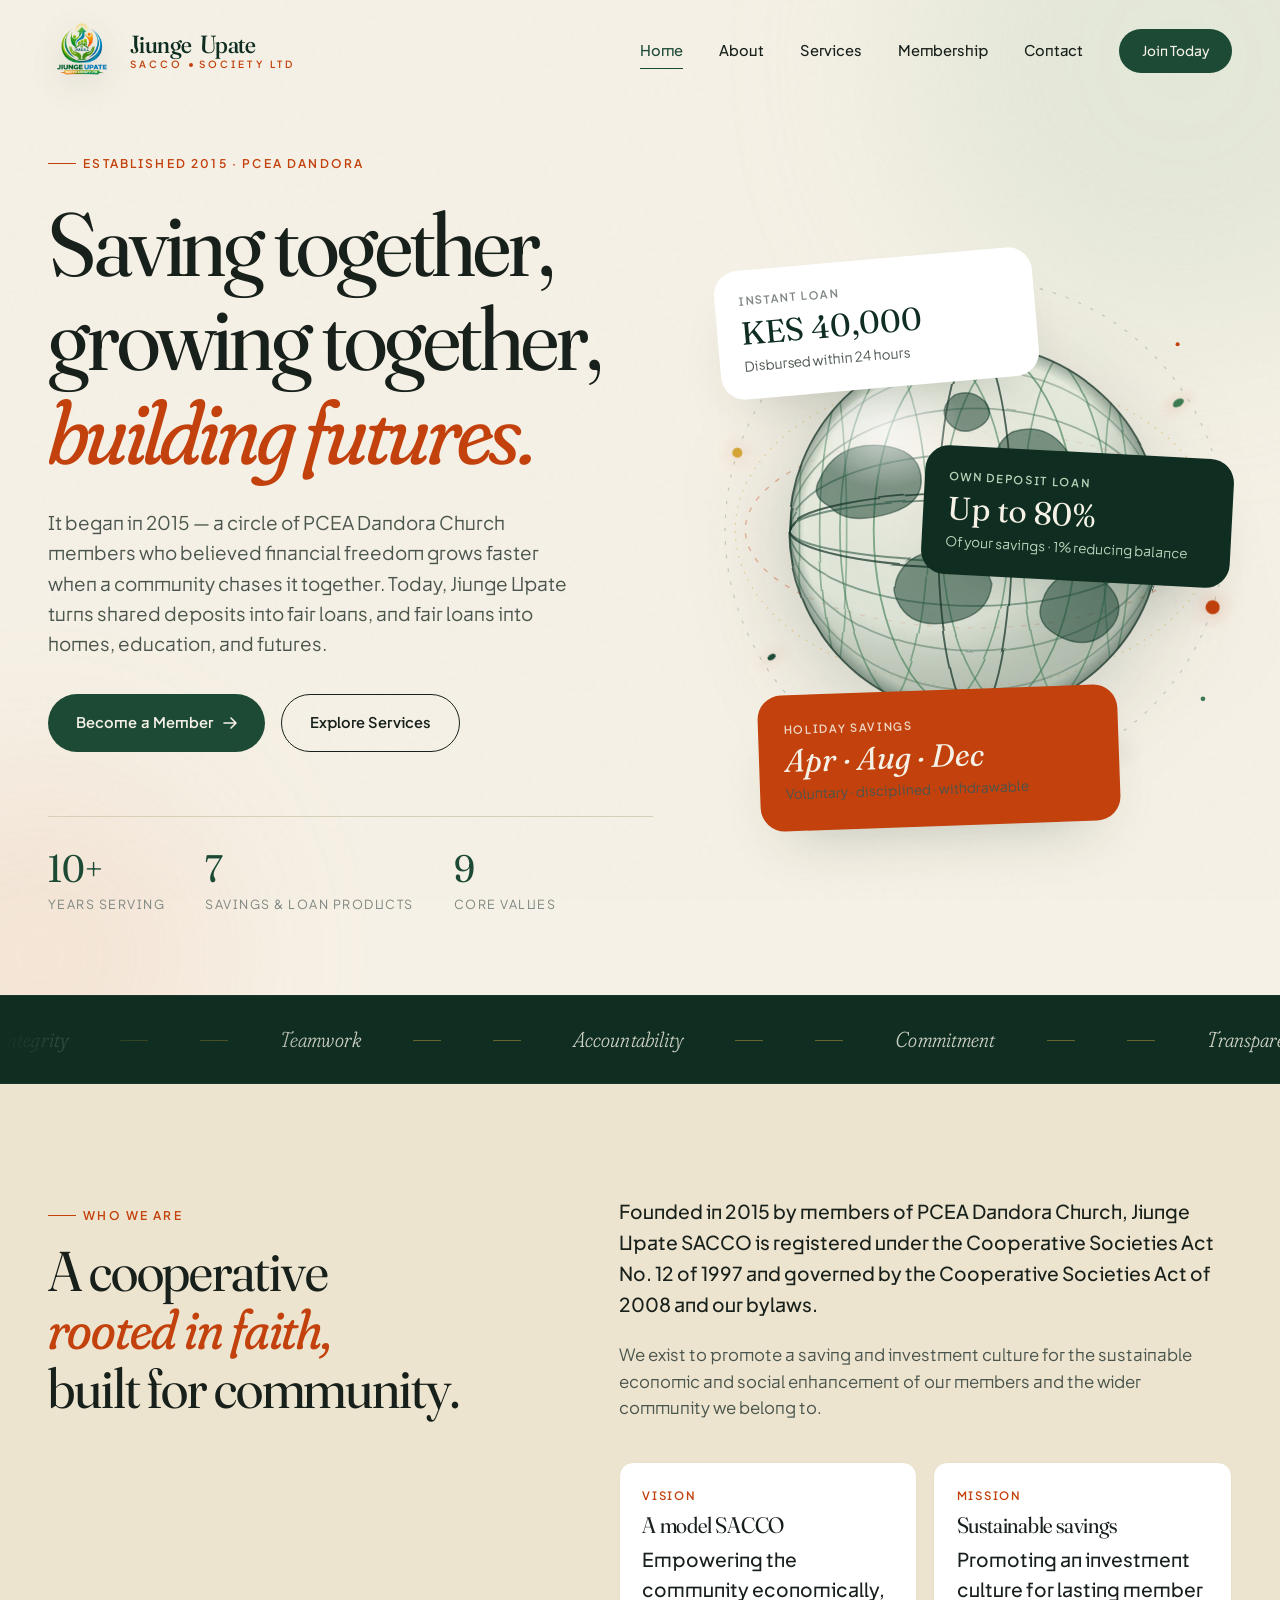
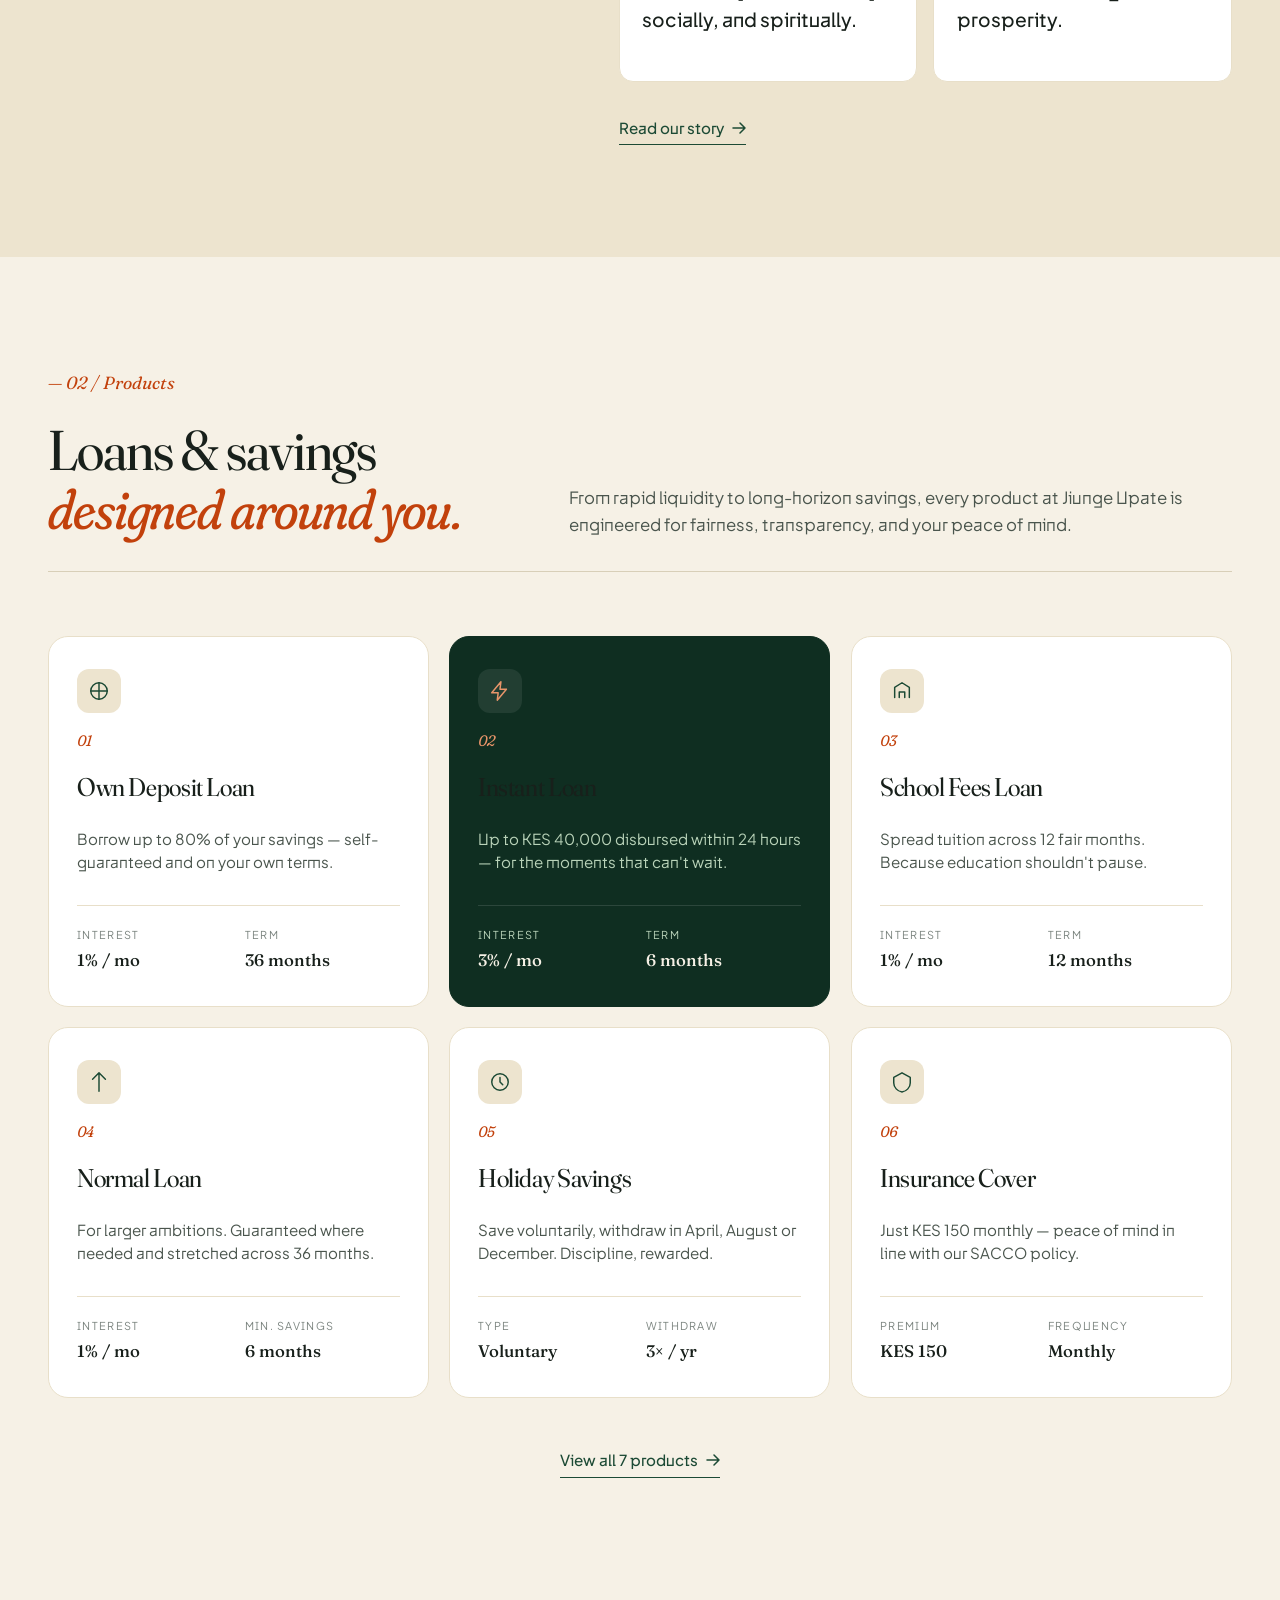
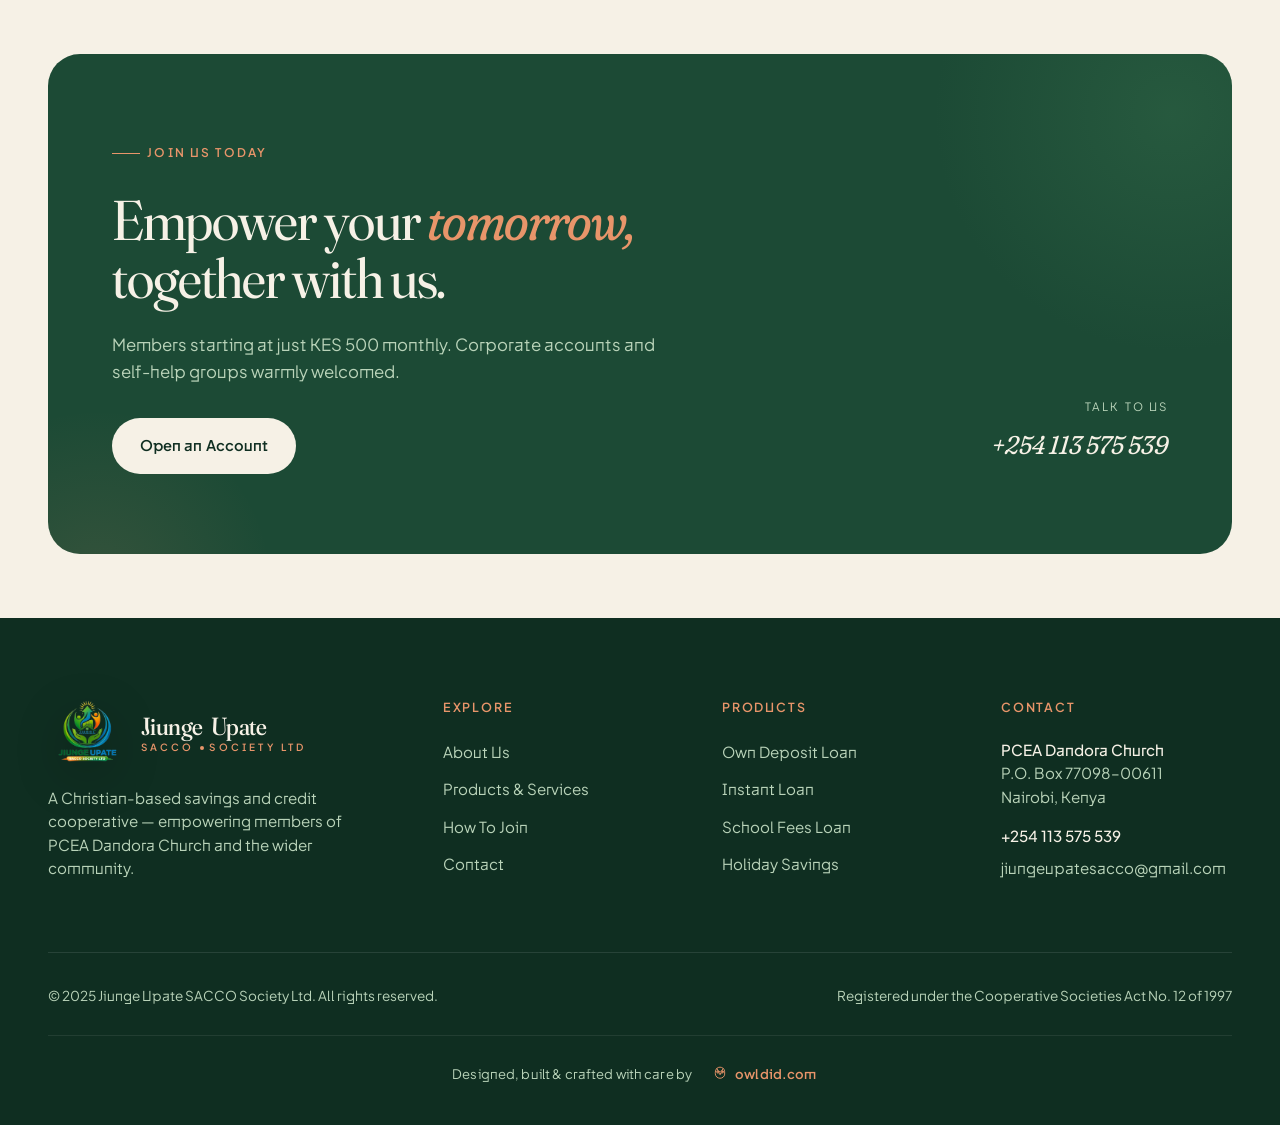
<file: index.html>
<!DOCTYPE html>
<html lang="en">
<head>
  <meta charset="UTF-8" />
  <meta name="viewport" content="width=device-width, initial-scale=1.0" />
  <meta name="description" content="Jiunge Upate SACCO Society Ltd — a Christian-based savings and credit cooperative empowering members of PCEA Dandora Church and the wider community since 2015." />
  <title>Jiunge Upate SACCO — Empowering lives through savings, credit & community</title>
  <link rel="stylesheet" href="css/styles.css" />
  <link rel="icon" type="image/png" href="assets/logo.png" />
</head>
<body>

  <!-- ============ NAV ============ -->
  <nav class="nav">
    <div class="wrap nav-inner">
      <a href="index.html" class="logo" aria-label="Jiunge Upate SACCO — home">
        <img class="logo-img" src="assets/logo.png" alt="Jiunge Upate SACCO Society Ltd" />
        <span class="logo-text">
          <span class="logo-text-main">
            <span class="lt-char">J</span><span class="lt-char">i</span><span class="lt-char">u</span><span class="lt-char">n</span><span class="lt-char">g</span><span class="lt-char">e</span>
            <span class="lt-space">&nbsp;</span>
            <span class="lt-char">U</span><span class="lt-char">p</span><span class="lt-char">a</span><span class="lt-char">t</span><span class="lt-char">e</span>
          </span>
          <span class="logo-text-sub">SACCO <span class="logo-dot"></span> Society Ltd</span>
        </span>
      </a>
      <button class="nav-toggle" aria-label="Toggle menu" aria-expanded="false"><span></span><span></span><span></span></button>
      <div class="nav-menu">
        <a href="index.html">Home</a>
        <a href="about.html">About</a>
        <a href="services.html">Services</a>
        <a href="membership.html">Membership</a>
        <a href="contact.html">Contact</a>
        <a href="membership.html" class="nav-cta">Join Today</a>
      </div>
    </div>
  </nav>

  <!-- ============ HERO ============ -->
  <header class="hero">
    <div class="hero-bg-blob b1"></div>
    <div class="hero-bg-blob b2"></div>

    <div class="wrap hero-grid">
      <div class="hero-text">
        <span class="eyebrow hero-eyebrow">Established 2015 · PCEA Dandora</span>
        <h1>
          <span class="word">Saving</span>
          <span class="word">together,</span>
          <span class="word">growing</span>
          <span class="word">together,</span>
          <span class="word italic-accent">building</span>
          <span class="word italic-accent">futures.</span>
        </h1>
        <p class="hero-lead">
          It began in 2015 — a circle of PCEA Dandora Church members who believed financial
          freedom grows faster when a community chases it together. Today, Jiunge Upate turns
          shared deposits into fair loans, and fair loans into homes, education, and futures.
        </p>
        <div class="hero-cta">
          <a href="membership.html" class="btn btn-primary">Become a Member
            <svg width="14" height="14" viewBox="0 0 14 14" fill="none"><path d="M1 7h12M8 2l5 5-5 5" stroke="currentColor" stroke-width="1.6" stroke-linecap="round" stroke-linejoin="round"/></svg>
          </a>
          <a href="services.html" class="btn btn-secondary">Explore Services</a>
        </div>

        <div class="hero-meta">
          <div class="hero-meta-item">
            <span class="num">10+</span>
            <span class="label">Years Serving</span>
          </div>
          <div class="hero-meta-item">
            <span class="num">7</span>
            <span class="label">Savings & Loan Products</span>
          </div>
          <div class="hero-meta-item">
            <span class="num">9</span>
            <span class="label">Core Values</span>
          </div>
        </div>
      </div>

      <!-- Hero visual: layered cards over sketched rotating globe -->
      <div class="hero-visual" aria-hidden="true">
        <div class="hero-globe">
          <svg class="globe-svg" viewBox="-160 -160 320 320" role="img" aria-hidden="true">
            <defs>
              <!-- Sketch filter: gives lines a hand-drawn jitter -->
              <filter id="sketch" x="-10%" y="-10%" width="120%" height="120%">
                <feTurbulence type="fractalNoise" baseFrequency="0.022" numOctaves="2" seed="3" result="noise"/>
                <feDisplacementMap in="SourceGraphic" in2="noise" scale="1.6"/>
              </filter>
              <!-- Soft globe gradient -->
              <radialGradient id="globeFill" cx="38%" cy="32%" r="80%">
                <stop offset="0%"  stop-color="#f6f1e6" stop-opacity="0.95"/>
                <stop offset="55%" stop-color="#e7f0e2" stop-opacity="0.6"/>
                <stop offset="100%" stop-color="#1c4a35" stop-opacity="0.18"/>
              </radialGradient>
              <radialGradient id="globeRim" cx="50%" cy="50%" r="50%">
                <stop offset="92%" stop-color="#1c4a35" stop-opacity="0"/>
                <stop offset="100%" stop-color="#0f2e21" stop-opacity="0.35"/>
              </radialGradient>
              <!-- Highlight glow -->
              <radialGradient id="globeGlow" cx="32%" cy="28%" r="38%">
                <stop offset="0%"  stop-color="#ffffff" stop-opacity="0.7"/>
                <stop offset="100%" stop-color="#ffffff" stop-opacity="0"/>
              </radialGradient>
              <!-- Mask the rotating sketch so it stays inside the sphere -->
              <clipPath id="globeClip">
                <circle cx="0" cy="0" r="110"/>
              </clipPath>
            </defs>

            <!-- Outer dashed orbits -->
            <g class="globe-orbit-ring r1">
              <ellipse cx="0" cy="0" rx="148" ry="148" fill="none" stroke="#1c4a35" stroke-opacity="0.22" stroke-width="0.7" stroke-dasharray="2 6"/>
            </g>
            <g class="globe-orbit-ring r2">
              <ellipse cx="0" cy="0" rx="136" ry="58" fill="none" stroke="#c2410c" stroke-opacity="0.35" stroke-width="0.8" stroke-dasharray="3 5"/>
            </g>
            <g class="globe-orbit-ring r3">
              <ellipse cx="0" cy="0" rx="142" ry="92" fill="none" stroke="#d4a437" stroke-opacity="0.45" stroke-width="0.7" stroke-dasharray="1 4"/>
            </g>

            <!-- Sphere body -->
            <circle cx="0" cy="0" r="110" fill="url(#globeFill)"/>

            <!-- Latitude / longitude sketch grid (rotates) -->
            <g clip-path="url(#globeClip)" filter="url(#sketch)">
              <g class="globe-spin">
                <!-- Repeated tile so the spin loops seamlessly -->
                <g class="globe-tile">
                  <!-- Latitudes -->
                  <ellipse cx="0" cy="0" rx="110" ry="18"  fill="none" stroke="#1c4a35" stroke-opacity="0.55" stroke-width="1.1"/>
                  <ellipse cx="0" cy="0" rx="110" ry="45"  fill="none" stroke="#1c4a35" stroke-opacity="0.45" stroke-width="1.1"/>
                  <ellipse cx="0" cy="0" rx="110" ry="72"  fill="none" stroke="#1c4a35" stroke-opacity="0.35" stroke-width="1.1"/>
                  <ellipse cx="0" cy="0" rx="110" ry="95"  fill="none" stroke="#1c4a35" stroke-opacity="0.28" stroke-width="1"/>
                  <!-- Longitudes (drawn as vertical ellipses rotated) -->
                  <g>
                    <ellipse cx="-90" cy="0" rx="14" ry="110" fill="none" stroke="#3d7a52" stroke-opacity="0.45" stroke-width="1"/>
                    <ellipse cx="-60" cy="0" rx="32" ry="110" fill="none" stroke="#3d7a52" stroke-opacity="0.5"  stroke-width="1"/>
                    <ellipse cx="-30" cy="0" rx="50" ry="110" fill="none" stroke="#3d7a52" stroke-opacity="0.55" stroke-width="1"/>
                    <ellipse cx="0"   cy="0" rx="60" ry="110" fill="none" stroke="#3d7a52" stroke-opacity="0.6"  stroke-width="1.1"/>
                    <ellipse cx="30"  cy="0" rx="50" ry="110" fill="none" stroke="#3d7a52" stroke-opacity="0.55" stroke-width="1"/>
                    <ellipse cx="60"  cy="0" rx="32" ry="110" fill="none" stroke="#3d7a52" stroke-opacity="0.5"  stroke-width="1"/>
                    <ellipse cx="90"  cy="0" rx="14" ry="110" fill="none" stroke="#3d7a52" stroke-opacity="0.45" stroke-width="1"/>
                  </g>

                  <!-- Sketched continents (loose, abstract blobs) -->
                  <g fill="#1c4a35" fill-opacity="0.55" stroke="#0f2e21" stroke-opacity="0.45" stroke-width="0.9" stroke-linejoin="round">
                    <path d="M-92,-30 q10,-22 36,-20 q22,2 24,18 q2,16 -18,22 q-26,8 -36,-4 q-12,-6 -6,-16 Z"/>
                    <path d="M-40,18 q14,-10 32,-4 q14,4 18,18 q-2,18 -22,22 q-26,6 -34,-12 q-6,-12 6,-24 Z"/>
                    <path d="M22,-58 q18,-6 30,8 q10,12 4,24 q-8,12 -28,8 q-18,-4 -16,-22 q0,-12 10,-18 Z"/>
                    <path d="M50,28 q16,-8 28,4 q12,12 4,24 q-12,16 -30,8 q-18,-8 -12,-22 q2,-8 10,-14 Z"/>
                    <path d="M-12,-80 q10,-4 18,4 q6,8 -2,14 q-12,8 -20,-2 q-6,-8 4,-16 Z"/>
                  </g>
                </g>
                <g class="globe-tile" transform="translate(220 0)">
                  <ellipse cx="0" cy="0" rx="110" ry="18"  fill="none" stroke="#1c4a35" stroke-opacity="0.55" stroke-width="1.1"/>
                  <ellipse cx="0" cy="0" rx="110" ry="45"  fill="none" stroke="#1c4a35" stroke-opacity="0.45" stroke-width="1.1"/>
                  <ellipse cx="0" cy="0" rx="110" ry="72"  fill="none" stroke="#1c4a35" stroke-opacity="0.35" stroke-width="1.1"/>
                  <ellipse cx="0" cy="0" rx="110" ry="95"  fill="none" stroke="#1c4a35" stroke-opacity="0.28" stroke-width="1"/>
                  <g>
                    <ellipse cx="-90" cy="0" rx="14" ry="110" fill="none" stroke="#3d7a52" stroke-opacity="0.45" stroke-width="1"/>
                    <ellipse cx="-60" cy="0" rx="32" ry="110" fill="none" stroke="#3d7a52" stroke-opacity="0.5"  stroke-width="1"/>
                    <ellipse cx="-30" cy="0" rx="50" ry="110" fill="none" stroke="#3d7a52" stroke-opacity="0.55" stroke-width="1"/>
                    <ellipse cx="0"   cy="0" rx="60" ry="110" fill="none" stroke="#3d7a52" stroke-opacity="0.6"  stroke-width="1.1"/>
                    <ellipse cx="30"  cy="0" rx="50" ry="110" fill="none" stroke="#3d7a52" stroke-opacity="0.55" stroke-width="1"/>
                    <ellipse cx="60"  cy="0" rx="32" ry="110" fill="none" stroke="#3d7a52" stroke-opacity="0.5"  stroke-width="1"/>
                    <ellipse cx="90"  cy="0" rx="14" ry="110" fill="none" stroke="#3d7a52" stroke-opacity="0.45" stroke-width="1"/>
                  </g>
                  <g fill="#1c4a35" fill-opacity="0.55" stroke="#0f2e21" stroke-opacity="0.45" stroke-width="0.9" stroke-linejoin="round">
                    <path d="M-78,-22 q14,-18 38,-14 q22,4 20,22 q-2,18 -24,20 q-26,2 -34,-12 q-8,-10 0,-16 Z"/>
                    <path d="M30,-44 q16,-4 26,10 q8,14 -4,24 q-16,12 -32,2 q-14,-10 -8,-24 q4,-10 18,-12 Z"/>
                    <path d="M-20,42 q14,-6 26,6 q10,12 0,24 q-14,14 -30,4 q-14,-10 -8,-22 q4,-8 12,-12 Z"/>
                  </g>
                </g>
              </g>
            </g>

            <!-- Equator + meridian (static reference rings on top) -->
            <g fill="none" stroke="#0f2e21" stroke-opacity="0.7" stroke-width="1.1" stroke-linecap="round" filter="url(#sketch)">
              <ellipse cx="0" cy="0" rx="110" ry="110"/>
              <ellipse cx="0" cy="0" rx="110" ry="22"/>
              <ellipse cx="0" cy="0" rx="22"  ry="110"/>
            </g>

            <!-- Hand-drawn axis poles -->
            <g stroke="#c2410c" stroke-width="1.4" stroke-linecap="round" filter="url(#sketch)">
              <line x1="0" y1="-118" x2="0" y2="-105"/>
              <line x1="0" y1="118"  x2="0" y2="105"/>
            </g>

            <!-- Rim shading + glow -->
            <circle cx="0" cy="0" r="110" fill="url(#globeRim)"/>
            <ellipse cx="-32" cy="-40" rx="60" ry="48" fill="url(#globeGlow)"/>

            <!-- Orbiting community dots (people circling the world) -->
            <g class="orbit-group o1">
              <g class="orbit-tilt">
                <circle class="orbit-dot d1" cx="148" cy="0" r="4.2" fill="#c2410c"/>
                <circle class="orbit-dot d2" cx="-148" cy="0" r="3" fill="#d4a437"/>
              </g>
            </g>
            <g class="orbit-group o2">
              <g class="orbit-tilt tilt-2">
                <circle class="orbit-dot d3" cx="142" cy="0" r="3.6" fill="#3d7a52"/>
                <circle class="orbit-dot d4" cx="-142" cy="0" r="2.6" fill="#1c4a35"/>
              </g>
            </g>
            <g class="orbit-group o3">
              <g class="orbit-tilt tilt-3">
                <circle class="orbit-dot d5" cx="136" cy="0" r="3" fill="#e8956a"/>
              </g>
            </g>

            <!-- Tiny sparkles -->
            <g class="globe-spark">
              <circle cx="-130" cy="-95" r="1.6" fill="#d4a437"/>
              <circle cx="120"  cy="-110" r="1.2" fill="#c2410c"/>
              <circle cx="135"  cy="100" r="1.4" fill="#3d7a52"/>
              <circle cx="-115" cy="115" r="1"   fill="#d4a437"/>
            </g>
          </svg>
        </div>
        <div class="hero-card c1">
          <span class="card-label">Instant Loan</span>
          <span class="card-value">KES 40,000</span>
          <span class="card-foot">Disbursed within 24 hours</span>
        </div>
        <div class="hero-card c2">
          <span class="card-label">Own Deposit Loan</span>
          <span class="card-value">Up to 80%</span>
          <span class="card-foot">Of your savings · 1% reducing balance</span>
        </div>
        <div class="hero-card c3">
          <span class="card-label">Holiday Savings</span>
          <span class="card-value">Apr · Aug · Dec</span>
          <span class="card-foot">Voluntary · disciplined · withdrawable</span>
        </div>
      </div>
    </div>
  </header>

  <!-- ============ VALUES MARQUEE ============ -->
  <section class="values-strip" aria-label="Core values">
    <div class="values-track">
      <span>Integrity<span></span></span>
      <span>Teamwork<span></span></span>
      <span>Accountability<span></span></span>
      <span>Commitment<span></span></span>
      <span>Transparency<span></span></span>
      <span>Excellence in Service<span></span></span>
      <span>Inclusivity<span></span></span>
      <span>Faith<span></span></span>
      <span>Stewardship<span></span></span>
      <!-- duplicate for seamless loop -->
      <span>Integrity<span></span></span>
      <span>Teamwork<span></span></span>
      <span>Accountability<span></span></span>
      <span>Commitment<span></span></span>
      <span>Transparency<span></span></span>
      <span>Excellence in Service<span></span></span>
      <span>Inclusivity<span></span></span>
      <span>Faith<span></span></span>
      <span>Stewardship<span></span></span>
    </div>
  </section>

  <!-- ============ ABOUT TEASER ============ -->
  <section class="section about-teaser">
    <div class="wrap">
      <div class="about-teaser-grid reveal">
        <div>
          <span class="eyebrow">Who We Are</span>
          <h2 style="margin-top:1rem">A cooperative
            <span class="italic-accent">rooted in faith,</span>
            built for community.
          </h2>
        </div>
        <div class="about-teaser-body">
          <p>
            Founded in 2015 by members of PCEA Dandora Church, Jiunge Upate SACCO is registered
            under the Cooperative Societies Act No. 12 of 1997 and governed by the Cooperative
            Societies Act of 2008 and our bylaws.
          </p>
          <p>
            We exist to promote a saving and investment culture for the sustainable economic
            and social enhancement of our members and the wider community we belong to.
          </p>

          <div class="about-pillars">
            <div class="pillar">
              <span class="label">Vision</span>
              <h4>A model SACCO</h4>
              <p>Empowering the community economically, socially, and spiritually.</p>
            </div>
            <div class="pillar">
              <span class="label">Mission</span>
              <h4>Sustainable savings</h4>
              <p>Promoting an investment culture for lasting member prosperity.</p>
            </div>
          </div>

          <div style="margin-top:2rem">
            <a href="about.html" class="btn-arrow">Read our story
              <svg width="14" height="14" viewBox="0 0 14 14" fill="none"><path d="M1 7h12M8 2l5 5-5 5" stroke="currentColor" stroke-width="1.5" stroke-linecap="round" stroke-linejoin="round"/></svg>
            </a>
          </div>
        </div>
      </div>
    </div>
  </section>

  <!-- ============ SERVICES PREVIEW ============ -->
  <section class="section">
    <div class="wrap">
      <div class="section-head reveal">
        <div>
          <span class="num">— 02 / Products</span>
          <h2>Loans &amp; savings <span class="italic-accent">designed around you.</span></h2>
        </div>
        <p class="lead">
          From rapid liquidity to long-horizon savings, every product at Jiunge Upate is
          engineered for fairness, transparency, and your peace of mind.
        </p>
      </div>

      <div class="services-grid">
        <article class="service-card reveal">
          <div class="service-icon">
            <svg width="22" height="22" viewBox="0 0 24 24" fill="none"><path d="M3 12h18M12 3v18" stroke="currentColor" stroke-width="1.6" stroke-linecap="round"/><circle cx="12" cy="12" r="9" stroke="currentColor" stroke-width="1.6"/></svg>
          </div>
          <span class="service-num">01</span>
          <h3>Own Deposit Loan</h3>
          <p>Borrow up to 80% of your savings — self-guaranteed and on your own terms.</p>
          <div class="service-meta">
            <div><span class="lbl">Interest</span><span class="val">1% / mo</span></div>
            <div><span class="lbl">Term</span><span class="val">36 months</span></div>
          </div>
        </article>

        <article class="service-card featured reveal">
          <div class="service-icon">
            <svg width="22" height="22" viewBox="0 0 24 24" fill="none"><path d="M13 2L3 14h7l-1 8 10-12h-7l1-8z" stroke="currentColor" stroke-width="1.6" stroke-linejoin="round"/></svg>
          </div>
          <span class="service-num">02</span>
          <h3>Instant Loan</h3>
          <p>Up to KES 40,000 disbursed within 24 hours — for the moments that can't wait.</p>
          <div class="service-meta">
            <div><span class="lbl">Interest</span><span class="val">3% / mo</span></div>
            <div><span class="lbl">Term</span><span class="val">6 months</span></div>
          </div>
        </article>

        <article class="service-card reveal">
          <div class="service-icon">
            <svg width="22" height="22" viewBox="0 0 24 24" fill="none"><path d="M4 19V8l8-5 8 5v11M9 19v-6h6v6" stroke="currentColor" stroke-width="1.6" stroke-linecap="round" stroke-linejoin="round"/></svg>
          </div>
          <span class="service-num">03</span>
          <h3>School Fees Loan</h3>
          <p>Spread tuition across 12 fair months. Because education shouldn't pause.</p>
          <div class="service-meta">
            <div><span class="lbl">Interest</span><span class="val">1% / mo</span></div>
            <div><span class="lbl">Term</span><span class="val">12 months</span></div>
          </div>
        </article>

        <article class="service-card reveal">
          <div class="service-icon">
            <svg width="22" height="22" viewBox="0 0 24 24" fill="none"><path d="M12 2v20M5 9l7-7 7 7" stroke="currentColor" stroke-width="1.6" stroke-linecap="round" stroke-linejoin="round"/></svg>
          </div>
          <span class="service-num">04</span>
          <h3>Normal Loan</h3>
          <p>For larger ambitions. Guaranteed where needed and stretched across 36 months.</p>
          <div class="service-meta">
            <div><span class="lbl">Interest</span><span class="val">1% / mo</span></div>
            <div><span class="lbl">Min. Savings</span><span class="val">6 months</span></div>
          </div>
        </article>

        <article class="service-card reveal">
          <div class="service-icon">
            <svg width="22" height="22" viewBox="0 0 24 24" fill="none"><circle cx="12" cy="12" r="9" stroke="currentColor" stroke-width="1.6"/><path d="M12 7v5l3 3" stroke="currentColor" stroke-width="1.6" stroke-linecap="round"/></svg>
          </div>
          <span class="service-num">05</span>
          <h3>Holiday Savings</h3>
          <p>Save voluntarily, withdraw in April, August or December. Discipline, rewarded.</p>
          <div class="service-meta">
            <div><span class="lbl">Type</span><span class="val">Voluntary</span></div>
            <div><span class="lbl">Withdraw</span><span class="val">3× / yr</span></div>
          </div>
        </article>

        <article class="service-card reveal">
          <div class="service-icon">
            <svg width="22" height="22" viewBox="0 0 24 24" fill="none"><path d="M12 2L3 7v6c0 5 4 9 9 10 5-1 9-5 9-10V7l-9-5z" stroke="currentColor" stroke-width="1.6" stroke-linejoin="round"/></svg>
          </div>
          <span class="service-num">06</span>
          <h3>Insurance Cover</h3>
          <p>Just KES 150 monthly — peace of mind in line with our SACCO policy.</p>
          <div class="service-meta">
            <div><span class="lbl">Premium</span><span class="val">KES 150</span></div>
            <div><span class="lbl">Frequency</span><span class="val">Monthly</span></div>
          </div>
        </article>
      </div>

      <div style="text-align:center; margin-top:3rem" class="reveal">
        <a href="services.html" class="btn-arrow">View all 7 products
          <svg width="14" height="14" viewBox="0 0 14 14" fill="none"><path d="M1 7h12M8 2l5 5-5 5" stroke="currentColor" stroke-width="1.5" stroke-linecap="round" stroke-linejoin="round"/></svg>
        </a>
      </div>
    </div>
  </section>

  <!-- ============ CTA BANNER ============ -->
  <section class="section section-tight">
    <div class="wrap">
      <div class="cta-banner reveal">
        <div class="cta-inner">
          <div>
            <span class="eyebrow" style="color:var(--terra-soft); margin-bottom:1.25rem; display:inline-flex">Join Us Today</span>
            <h2 style="margin-top:0.5rem">Empower your <span class="italic-accent">tomorrow,</span> together with us.</h2>
            <p style="margin-top:1.5rem; max-width:48ch; color:var(--green-soft); font-size:1.05rem">
              Members starting at just KES 500 monthly. Corporate accounts and self-help
              groups warmly welcomed.
            </p>
            <div style="margin-top:2rem; display:flex; gap:1rem; flex-wrap:wrap">
              <a href="membership.html" class="btn btn-primary">Open an Account</a>
            </div>
          </div>
          <div class="cta-banner-aside">
            <span class="label">Talk to us</span>
            <div class="phone">+254 113 575 539</div>
          </div>
        </div>
      </div>
    </div>
  </section>

  <!-- ============ FOOTER ============ -->
  <footer class="footer">
    <div class="wrap">
      <div class="footer-grid">
        <div class="footer-brand">
          <a href="index.html" class="logo">
            <img class="logo-img" src="assets/logo.png" alt="Jiunge Upate SACCO Society Ltd" />
            <span class="logo-text" style="color:var(--bg)">
              <span class="logo-text-main">
                <span class="lt-char">J</span><span class="lt-char">i</span><span class="lt-char">u</span><span class="lt-char">n</span><span class="lt-char">g</span><span class="lt-char">e</span>
                <span class="lt-space">&nbsp;</span>
                <span class="lt-char">U</span><span class="lt-char">p</span><span class="lt-char">a</span><span class="lt-char">t</span><span class="lt-char">e</span>
              </span>
              <span class="logo-text-sub">SACCO <span class="logo-dot"></span> Society Ltd</span>
            </span>
          </a>
          <p>A Christian-based savings and credit cooperative — empowering members of PCEA Dandora Church and the wider community.</p>
        </div>
        <div>
          <h5>Explore</h5>
          <ul>
            <li><a href="about.html">About Us</a></li>
            <li><a href="services.html">Products & Services</a></li>
            <li><a href="membership.html">How To Join</a></li>
            <li><a href="contact.html">Contact</a></li>
          </ul>
        </div>
        <div>
          <h5>Products</h5>
          <ul>
            <li><a href="services.html">Own Deposit Loan</a></li>
            <li><a href="services.html">Instant Loan</a></li>
            <li><a href="services.html">School Fees Loan</a></li>
            <li><a href="services.html">Holiday Savings</a></li>
          </ul>
        </div>
        <div class="footer-contact">
          <h5>Contact</h5>
          <p><strong>PCEA Dandora Church</strong>P.O. Box 77098–00611<br/>Nairobi, Kenya</p>
          <p style="margin-top:1rem"><strong>+254 113 575 539</strong></p>
          <p>jiungeupatesacco@gmail.com</p>
        </div>
      </div>

      <div class="footer-bottom">
        <p>© 2025 Jiunge Upate SACCO Society Ltd. All rights reserved.</p>
        <p>Registered under the Cooperative Societies Act No. 12 of 1997</p>
      </div>

      <div class="footer-credit">
        Designed, built &amp; crafted with care by
        <a href="https://owldid.com" target="_blank" rel="noopener noreferrer">
          <span class="credit-owl" aria-hidden="true">
            <svg viewBox="0 0 24 24" width="14" height="14" fill="none" stroke="currentColor" stroke-width="1.6" stroke-linecap="round" stroke-linejoin="round">
              <circle cx="8.5" cy="10" r="2.2"/><circle cx="15.5" cy="10" r="2.2"/>
              <circle cx="8.5" cy="10" r="0.6" fill="currentColor"/><circle cx="15.5" cy="10" r="0.6" fill="currentColor"/>
              <path d="M12 12.6 l-1 1.3 l1 0.6 l1-0.6 z" fill="currentColor"/>
              <path d="M4 10 c0-5 4-8 8-8 s8 3 8 8 v4 c0 4-4 7-8 7 s-8-3-8-7 z"/>
              <path d="M6.5 4.5 l1.6 2.2 M17.5 4.5 l-1.6 2.2"/>
            </svg>
          </span>
          owldid.com
        </a>
      </div>
    </div>
  </footer>

  <script src="js/main.js"></script>
</body>
</html>
</file>
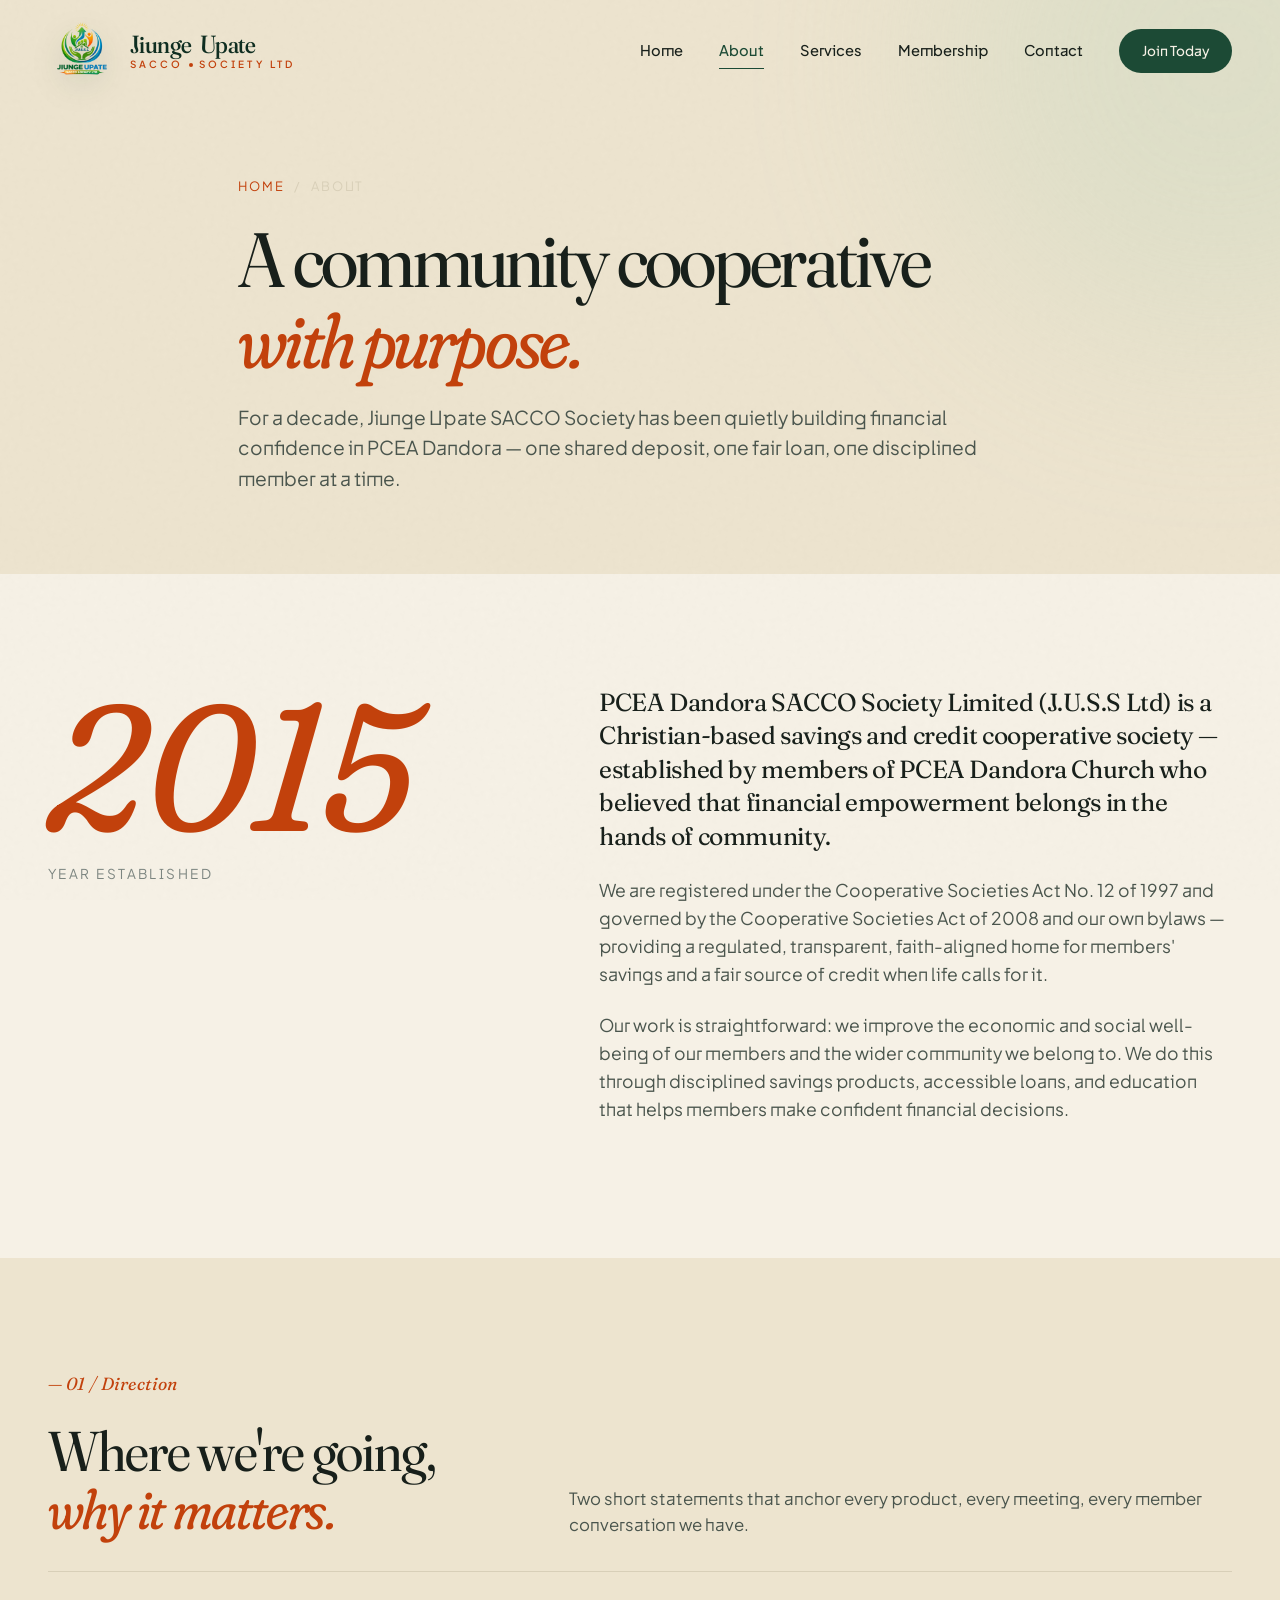
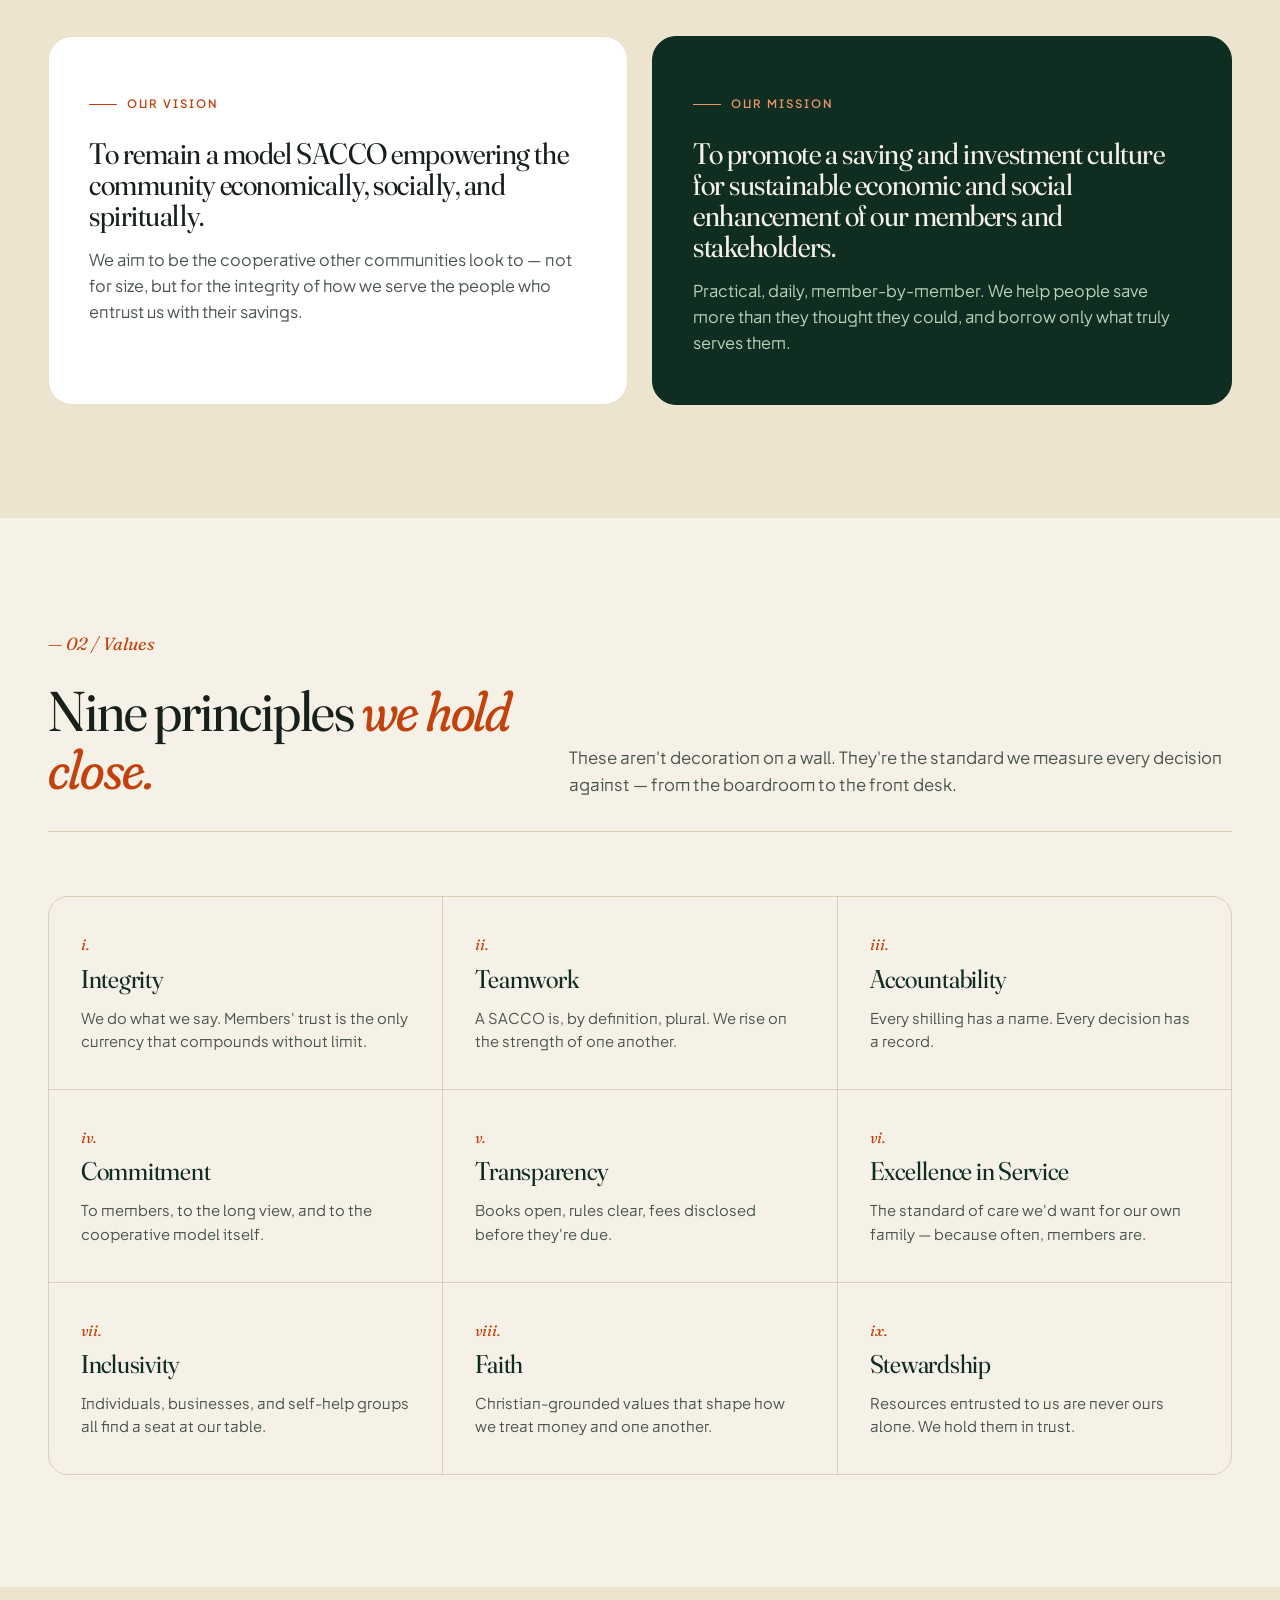
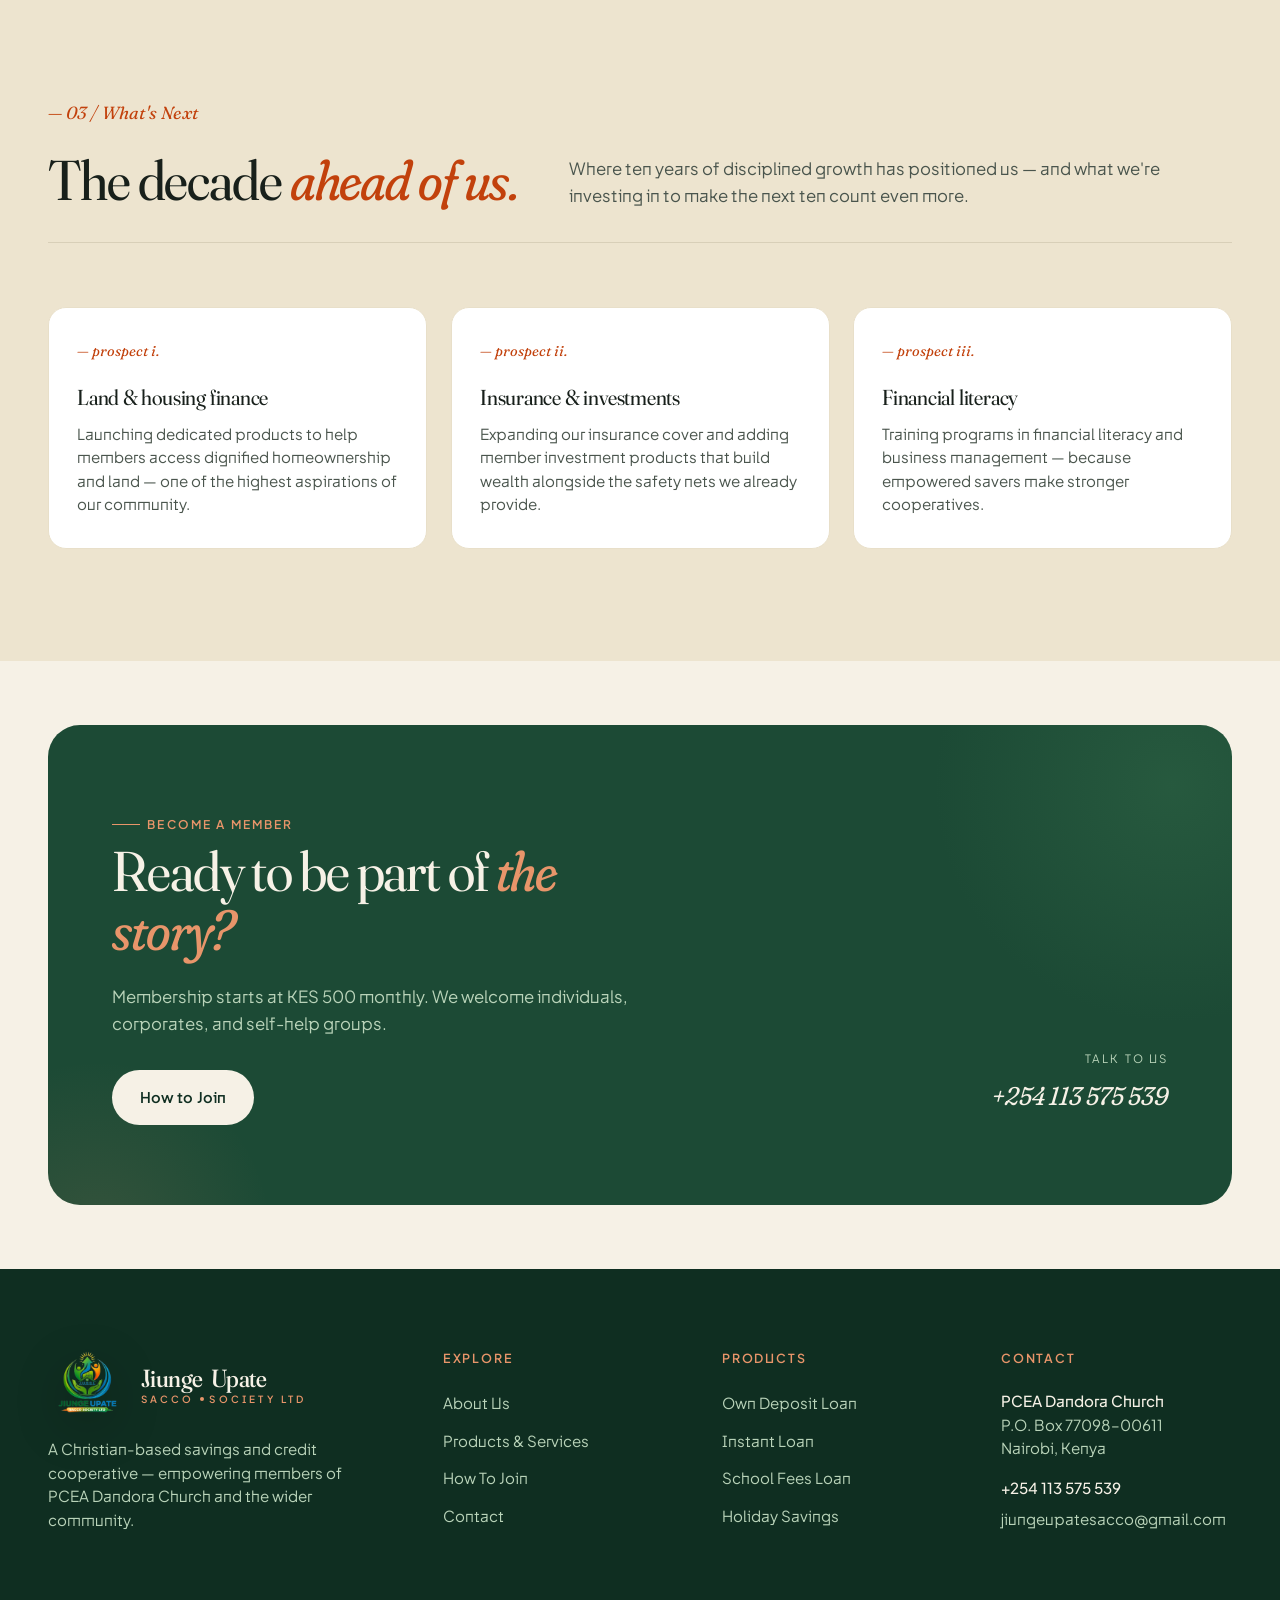
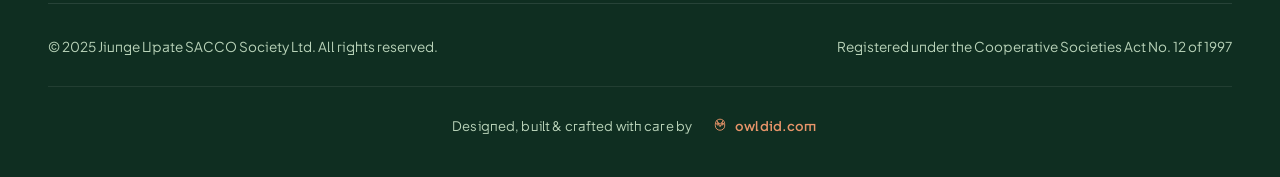
<file: about.html>
<!DOCTYPE html>
<html lang="en">
<head>
  <meta charset="UTF-8" />
  <meta name="viewport" content="width=device-width, initial-scale=1.0" />
  <meta name="description" content="Jiunge Upate SACCO Society — A Christian-based savings and credit cooperative established in 2015 by members of PCEA Dandora Church." />
  <title>About — Jiunge Upate SACCO</title>
  <link rel="stylesheet" href="css/styles.css" />
  <link rel="icon" type="image/svg+xml" href="assets/logo.svg" />
</head>
<body>

  <nav class="nav">
    <div class="wrap nav-inner">
      <a href="index.html" class="logo">
        <img class="logo-img" src="assets/logo.png" alt="Jiunge Upate SACCO Society Ltd" />
        <span class="logo-text">
          <span class="logo-text-main">
            <span class="lt-char">J</span><span class="lt-char">i</span><span class="lt-char">u</span><span class="lt-char">n</span><span class="lt-char">g</span><span class="lt-char">e</span>
            <span class="lt-space">&nbsp;</span>
            <span class="lt-char">U</span><span class="lt-char">p</span><span class="lt-char">a</span><span class="lt-char">t</span><span class="lt-char">e</span>
          </span>
          <span class="logo-text-sub">SACCO <span class="logo-dot"></span> Society Ltd</span>
        </span>
      </a>
      <button class="nav-toggle" aria-label="Toggle menu"><span></span><span></span><span></span></button>
      <div class="nav-menu">
        <a href="index.html">Home</a>
        <a href="about.html">About</a>
        <a href="services.html">Services</a>
        <a href="membership.html">Membership</a>
        <a href="contact.html">Contact</a>
        <a href="membership.html" class="nav-cta">Join Today</a>
      </div>
    </div>
  </nav>

  <!-- ============ PAGE HEADER ============ -->
  <header class="page-header">
    <div class="wrap page-header-inner">
      <div class="breadcrumb">
        <a href="index.html">Home</a><span>/</span><span>About</span>
      </div>
      <h1>A community cooperative <span class="italic-accent">with purpose.</span></h1>
      <p class="lead">
        For a decade, Jiunge Upate SACCO Society has been quietly building financial
        confidence in PCEA Dandora — one shared deposit, one fair loan, one disciplined
        member at a time.
      </p>
    </div>
  </header>

  <!-- ============ STORY ============ -->
  <section class="section">
    <div class="wrap">
      <div class="story-grid reveal">
        <div>
          <div class="num-large">2015</div>
          <div class="label">Year Established</div>
        </div>
        <div class="body">
          <p>
            PCEA Dandora SACCO Society Limited (J.U.S.S Ltd) is a Christian-based savings
            and credit cooperative society — established by members of PCEA Dandora Church
            who believed that financial empowerment belongs in the hands of community.
          </p>
          <p>
            We are registered under the Cooperative Societies Act No. 12 of 1997 and
            governed by the Cooperative Societies Act of 2008 and our own bylaws — providing
            a regulated, transparent, faith-aligned home for members' savings and a fair
            source of credit when life calls for it.
          </p>
          <p>
            Our work is straightforward: we improve the economic and social well-being of
            our members and the wider community we belong to. We do this through disciplined
            savings products, accessible loans, and education that helps members make
            confident financial decisions.
          </p>
        </div>
      </div>
    </div>
  </section>

  <!-- ============ VISION & MISSION ============ -->
  <section class="section bg-soft">
    <div class="wrap">
      <div class="section-head reveal">
        <div>
          <span class="num">— 01 / Direction</span>
          <h2>Where we're going,
            <span class="italic-accent">why it matters.</span>
          </h2>
        </div>
        <p class="lead">
          Two short statements that anchor every product, every meeting, every member
          conversation we have.
        </p>
      </div>

      <div class="vm-grid">
        <div class="vm-card reveal">
          <span class="vm-label">Our Vision</span>
          <h3>To remain a model SACCO empowering the community economically, socially, and spiritually.</h3>
          <p>We aim to be the cooperative other communities look to — not for size, but for the integrity of how we serve the people who entrust us with their savings.</p>
        </div>
        <div class="vm-card dark reveal">
          <span class="vm-label">Our Mission</span>
          <h3>To promote a saving and investment culture for sustainable economic and social enhancement of our members and stakeholders.</h3>
          <p>Practical, daily, member-by-member. We help people save more than they thought they could, and borrow only what truly serves them.</p>
        </div>
      </div>
    </div>
  </section>

  <!-- ============ CORE VALUES ============ -->
  <section class="section">
    <div class="wrap">
      <div class="section-head reveal">
        <div>
          <span class="num">— 02 / Values</span>
          <h2>Nine principles
            <span class="italic-accent">we hold close.</span>
          </h2>
        </div>
        <p class="lead">
          These aren't decoration on a wall. They're the standard we measure every decision
          against — from the boardroom to the front desk.
        </p>
      </div>

      <div class="values-list reveal">
        <div class="value-item">
          <span class="v-num">i.</span>
          <h4>Integrity</h4>
          <p>We do what we say. Members' trust is the only currency that compounds without limit.</p>
        </div>
        <div class="value-item">
          <span class="v-num">ii.</span>
          <h4>Teamwork</h4>
          <p>A SACCO is, by definition, plural. We rise on the strength of one another.</p>
        </div>
        <div class="value-item">
          <span class="v-num">iii.</span>
          <h4>Accountability</h4>
          <p>Every shilling has a name. Every decision has a record.</p>
        </div>
        <div class="value-item">
          <span class="v-num">iv.</span>
          <h4>Commitment</h4>
          <p>To members, to the long view, and to the cooperative model itself.</p>
        </div>
        <div class="value-item">
          <span class="v-num">v.</span>
          <h4>Transparency</h4>
          <p>Books open, rules clear, fees disclosed before they're due.</p>
        </div>
        <div class="value-item">
          <span class="v-num">vi.</span>
          <h4>Excellence in Service</h4>
          <p>The standard of care we'd want for our own family — because often, members are.</p>
        </div>
        <div class="value-item">
          <span class="v-num">vii.</span>
          <h4>Inclusivity</h4>
          <p>Individuals, businesses, and self-help groups all find a seat at our table.</p>
        </div>
        <div class="value-item">
          <span class="v-num">viii.</span>
          <h4>Faith</h4>
          <p>Christian-grounded values that shape how we treat money and one another.</p>
        </div>
        <div class="value-item">
          <span class="v-num">ix.</span>
          <h4>Stewardship</h4>
          <p>Resources entrusted to us are never ours alone. We hold them in trust.</p>
        </div>
      </div>
    </div>
  </section>

  <!-- ============ FUTURE PROJECTIONS ============ -->
  <section class="section bg-soft">
    <div class="wrap">
      <div class="section-head reveal">
        <div>
          <span class="num">— 03 / What's Next</span>
          <h2>The decade
            <span class="italic-accent">ahead of us.</span>
          </h2>
        </div>
        <p class="lead">
          Where ten years of disciplined growth has positioned us — and what we're investing
          in to make the next ten count even more.
        </p>
      </div>

      <div class="future-grid">
        <div class="future-card reveal">
          <div class="stamp">— prospect i.</div>
          <h3>Land &amp; housing finance</h3>
          <p>Launching dedicated products to help members access dignified homeownership and land — one of the highest aspirations of our community.</p>
        </div>
        <div class="future-card reveal">
          <div class="stamp">— prospect ii.</div>
          <h3>Insurance &amp; investments</h3>
          <p>Expanding our insurance cover and adding member investment products that build wealth alongside the safety nets we already provide.</p>
        </div>
        <div class="future-card reveal">
          <div class="stamp">— prospect iii.</div>
          <h3>Financial literacy</h3>
          <p>Training programs in financial literacy and business management — because empowered savers make stronger cooperatives.</p>
        </div>
      </div>
    </div>
  </section>

  <!-- ============ CTA ============ -->
  <section class="section section-tight">
    <div class="wrap">
      <div class="cta-banner reveal">
        <div class="cta-inner">
          <div>
            <span class="eyebrow" style="color:var(--terra-soft); display:inline-flex">Become a member</span>
            <h2 style="margin-top:0.5rem">Ready to be part of <span class="italic-accent">the story?</span></h2>
            <p style="margin-top:1.5rem; max-width:48ch; color:var(--green-soft); font-size:1.05rem">
              Membership starts at KES 500 monthly. We welcome individuals, corporates,
              and self-help groups.
            </p>
            <div style="margin-top:2rem; display:flex; gap:1rem; flex-wrap:wrap">
              <a href="membership.html" class="btn btn-primary">How to Join</a>
            </div>
          </div>
          <div class="cta-banner-aside">
            <span class="label">Talk to us</span>
            <div class="phone">+254 113 575 539</div>
          </div>
        </div>
      </div>
    </div>
  </section>

  <footer class="footer">
    <div class="wrap">
      <div class="footer-grid">
        <div class="footer-brand">
          <a href="index.html" class="logo">
            <img class="logo-img" src="assets/logo.png" alt="Jiunge Upate SACCO Society Ltd" />
            <span class="logo-text" style="color:var(--bg)">
              <span class="logo-text-main">
                <span class="lt-char">J</span><span class="lt-char">i</span><span class="lt-char">u</span><span class="lt-char">n</span><span class="lt-char">g</span><span class="lt-char">e</span>
                <span class="lt-space">&nbsp;</span>
                <span class="lt-char">U</span><span class="lt-char">p</span><span class="lt-char">a</span><span class="lt-char">t</span><span class="lt-char">e</span>
              </span>
              <span class="logo-text-sub">SACCO <span class="logo-dot"></span> Society Ltd</span>
            </span>
          </a>
          <p>A Christian-based savings and credit cooperative — empowering members of PCEA Dandora Church and the wider community.</p>
        </div>
        <div>
          <h5>Explore</h5>
          <ul>
            <li><a href="about.html">About Us</a></li>
            <li><a href="services.html">Products & Services</a></li>
            <li><a href="membership.html">How To Join</a></li>
            <li><a href="contact.html">Contact</a></li>
          </ul>
        </div>
        <div>
          <h5>Products</h5>
          <ul>
            <li><a href="services.html">Own Deposit Loan</a></li>
            <li><a href="services.html">Instant Loan</a></li>
            <li><a href="services.html">School Fees Loan</a></li>
            <li><a href="services.html">Holiday Savings</a></li>
          </ul>
        </div>
        <div class="footer-contact">
          <h5>Contact</h5>
          <p><strong>PCEA Dandora Church</strong>P.O. Box 77098–00611<br/>Nairobi, Kenya</p>
          <p style="margin-top:1rem"><strong>+254 113 575 539</strong></p>
          <p>jiungeupatesacco@gmail.com</p>
        </div>
      </div>
      <div class="footer-bottom">
        <p>© 2025 Jiunge Upate SACCO Society Ltd. All rights reserved.</p>
        <p>Registered under the Cooperative Societies Act No. 12 of 1997</p>
      </div>

      <div class="footer-credit">
        Designed, built &amp; crafted with care by
        <a href="https://owldid.com" target="_blank" rel="noopener noreferrer">
          <span class="credit-owl" aria-hidden="true">
            <svg viewBox="0 0 24 24" width="14" height="14" fill="none" stroke="currentColor" stroke-width="1.6" stroke-linecap="round" stroke-linejoin="round">
              <circle cx="8.5" cy="10" r="2.2"/><circle cx="15.5" cy="10" r="2.2"/>
              <circle cx="8.5" cy="10" r="0.6" fill="currentColor"/><circle cx="15.5" cy="10" r="0.6" fill="currentColor"/>
              <path d="M12 12.6 l-1 1.3 l1 0.6 l1-0.6 z" fill="currentColor"/>
              <path d="M4 10 c0-5 4-8 8-8 s8 3 8 8 v4 c0 4-4 7-8 7 s-8-3-8-7 z"/>
              <path d="M6.5 4.5 l1.6 2.2 M17.5 4.5 l-1.6 2.2"/>
            </svg>
          </span>
          owldid.com
        </a>
      </div>
    </div>
  </footer>

  <script src="js/main.js"></script>
</body>
</html>
</file>
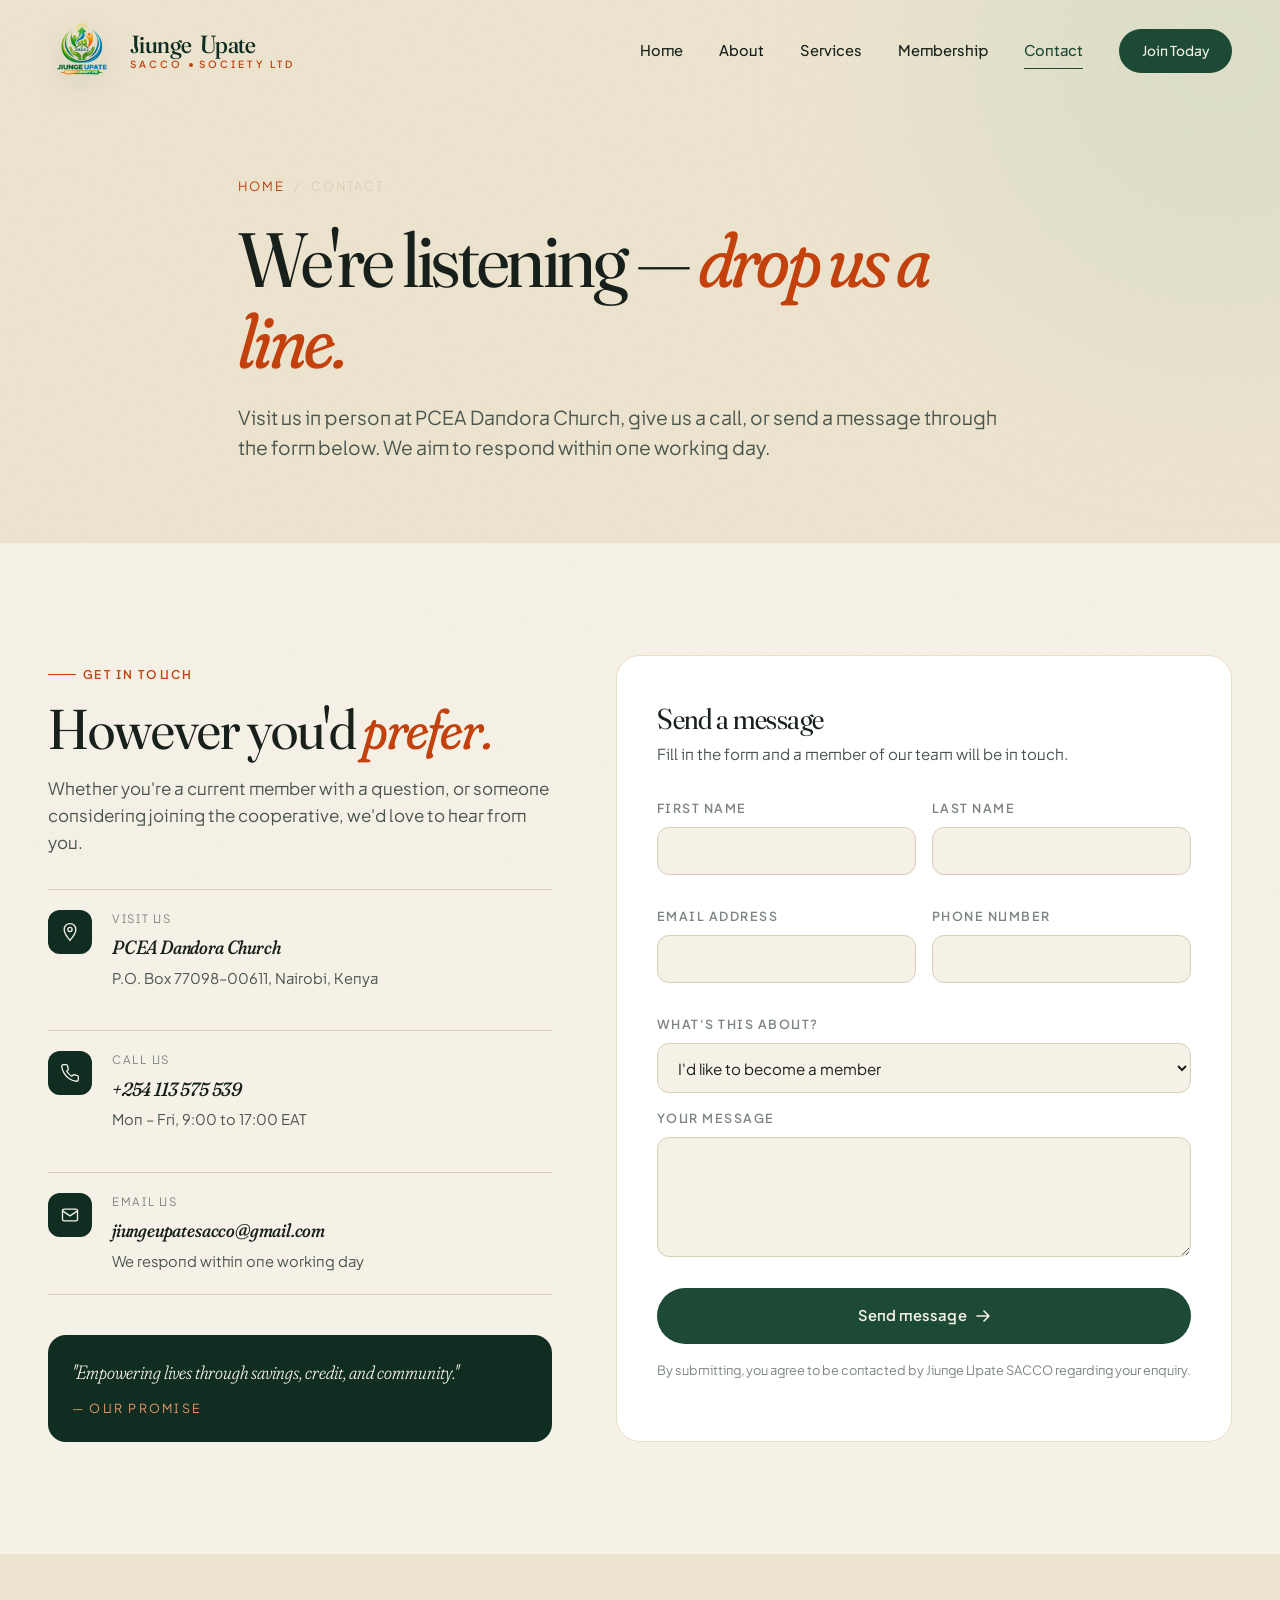
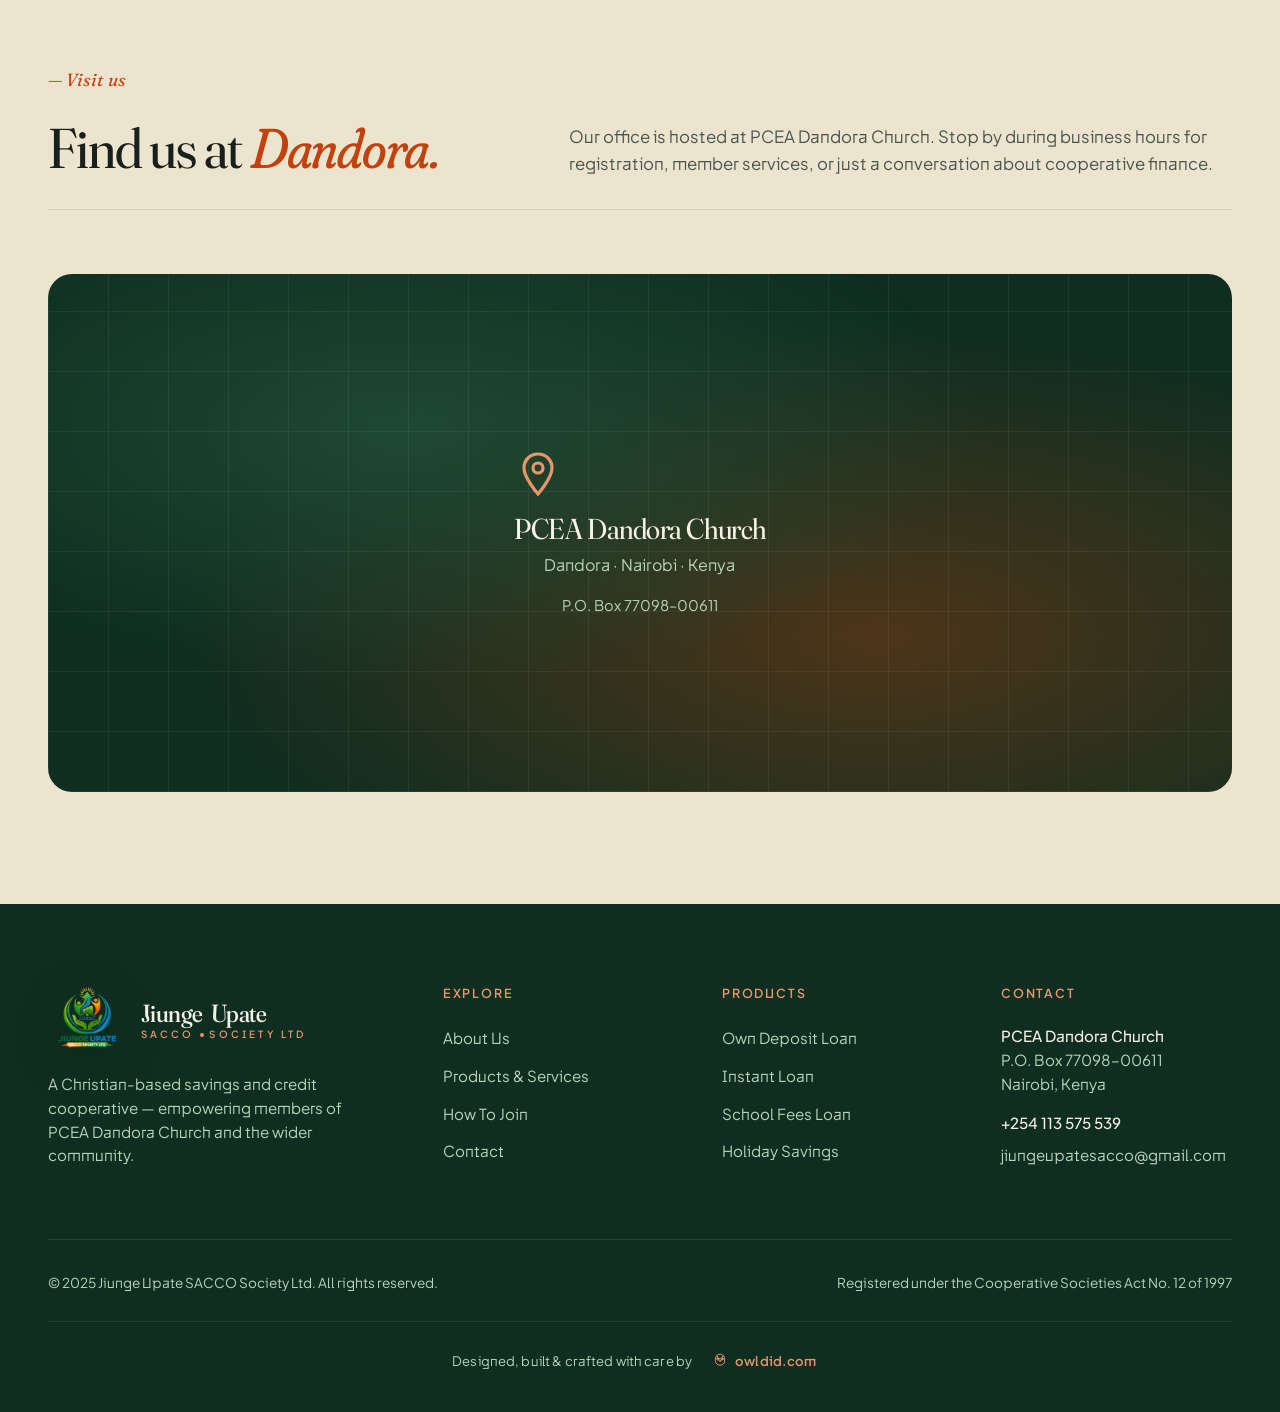
<file: contact.html>
<!DOCTYPE html>
<html lang="en">
<head>
  <meta charset="UTF-8" />
  <meta name="viewport" content="width=device-width, initial-scale=1.0" />
  <meta name="description" content="Contact Jiunge Upate SACCO Society — visit us at PCEA Dandora Church, call +254 113 575 539, or send a message through our website." />
  <title>Contact — Jiunge Upate SACCO</title>
  <link rel="stylesheet" href="css/styles.css" />
  <link rel="icon" type="image/svg+xml" href="assets/logo.svg" />
</head>
<body>

  <nav class="nav">
    <div class="wrap nav-inner">
      <a href="index.html" class="logo">
        <img class="logo-img" src="assets/logo.png" alt="Jiunge Upate SACCO Society Ltd" />
        <span class="logo-text">
          <span class="logo-text-main">
            <span class="lt-char">J</span><span class="lt-char">i</span><span class="lt-char">u</span><span class="lt-char">n</span><span class="lt-char">g</span><span class="lt-char">e</span>
            <span class="lt-space">&nbsp;</span>
            <span class="lt-char">U</span><span class="lt-char">p</span><span class="lt-char">a</span><span class="lt-char">t</span><span class="lt-char">e</span>
          </span>
          <span class="logo-text-sub">SACCO <span class="logo-dot"></span> Society Ltd</span>
        </span>
      </a>
      <button class="nav-toggle" aria-label="Toggle menu"><span></span><span></span><span></span></button>
      <div class="nav-menu">
        <a href="index.html">Home</a>
        <a href="about.html">About</a>
        <a href="services.html">Services</a>
        <a href="membership.html">Membership</a>
        <a href="contact.html">Contact</a>
        <a href="membership.html" class="nav-cta">Join Today</a>
      </div>
    </div>
  </nav>

  <!-- ============ PAGE HEADER ============ -->
  <header class="page-header">
    <div class="wrap page-header-inner">
      <div class="breadcrumb">
        <a href="index.html">Home</a><span>/</span><span>Contact</span>
      </div>
      <h1>We're listening — <span class="italic-accent">drop us a line.</span></h1>
      <p class="lead">
        Visit us in person at PCEA Dandora Church, give us a call, or send a message
        through the form below. We aim to respond within one working day.
      </p>
    </div>
  </header>

  <!-- ============ CONTACT GRID ============ -->
  <section class="section">
    <div class="wrap">
      <div class="contact-grid">

        <div class="contact-info reveal">
          <span class="eyebrow">Get In Touch</span>
          <h2 style="margin-top:1rem">However you'd <span class="italic-accent">prefer.</span></h2>
          <p>
            Whether you're a current member with a question, or someone considering joining
            the cooperative, we'd love to hear from you.
          </p>

          <div class="contact-list">
            <div class="contact-item">
              <div class="contact-icon">
                <svg width="20" height="20" viewBox="0 0 24 24" fill="none"><path d="M12 2C8 2 5 5 5 9c0 5 7 13 7 13s7-8 7-13c0-4-3-7-7-7z" stroke="currentColor" stroke-width="1.6"/><circle cx="12" cy="9" r="2.5" stroke="currentColor" stroke-width="1.6"/></svg>
              </div>
              <div class="contact-detail">
                <span class="lbl">Visit Us</span>
                <span class="val">PCEA Dandora Church</span>
                <p style="margin:0.25rem 0 0; font-size:0.92rem; color:var(--ink-soft)">P.O. Box 77098–00611, Nairobi, Kenya</p>
              </div>
            </div>

            <div class="contact-item">
              <div class="contact-icon">
                <svg width="20" height="20" viewBox="0 0 24 24" fill="none"><path d="M22 16.92v3a2 2 0 01-2.18 2 19.79 19.79 0 01-8.63-3.07 19.5 19.5 0 01-6-6 19.79 19.79 0 01-3.07-8.67A2 2 0 014.11 2h3a2 2 0 012 1.72c.13.96.37 1.9.72 2.81a2 2 0 01-.45 2.11L8.09 9.91a16 16 0 006 6l1.27-1.27a2 2 0 012.11-.45c.91.35 1.85.59 2.81.72A2 2 0 0122 16.92z" stroke="currentColor" stroke-width="1.6" stroke-linecap="round" stroke-linejoin="round"/></svg>
              </div>
              <div class="contact-detail">
                <span class="lbl">Call Us</span>
                <span class="val">+254 113 575 539</span>
                <p style="margin:0.25rem 0 0; font-size:0.92rem; color:var(--ink-soft)">Mon – Fri, 9:00 to 17:00 EAT</p>
              </div>
            </div>

            <div class="contact-item">
              <div class="contact-icon">
                <svg width="20" height="20" viewBox="0 0 24 24" fill="none"><rect x="3" y="5" width="18" height="14" rx="2" stroke="currentColor" stroke-width="1.6"/><path d="M3 7l9 6 9-6" stroke="currentColor" stroke-width="1.6" stroke-linecap="round" stroke-linejoin="round"/></svg>
              </div>
              <div class="contact-detail">
                <span class="lbl">Email Us</span>
                <span class="val">jiungeupatesacco@gmail.com</span>
                <p style="margin:0.25rem 0 0; font-size:0.92rem; color:var(--ink-soft)">We respond within one working day</p>
              </div>
            </div>
          </div>

          <div style="margin-top:2.5rem; padding:1.5rem; background:var(--green-deep); color:var(--bg); border-radius:18px">
            <div class="serif-quote" style="font-size:1.2rem; line-height:1.45; color:var(--bg); margin-bottom:0.75rem">
              "Empowering lives through savings, credit, and community."
            </div>
            <div style="font-size:0.78rem; text-transform:uppercase; letter-spacing:0.18em; color:var(--terra-soft)">— Our promise</div>
          </div>
        </div>

        <div class="contact-form reveal">
          <h3>Send a message</h3>
          <p>Fill in the form and a member of our team will be in touch.</p>

          <form>
            <div class="form-row">
              <div class="form-field">
                <label for="firstName">First name</label>
                <input id="firstName" type="text" name="firstName" required />
              </div>
              <div class="form-field">
                <label for="lastName">Last name</label>
                <input id="lastName" type="text" name="lastName" required />
              </div>
            </div>

            <div class="form-row">
              <div class="form-field">
                <label for="email">Email address</label>
                <input id="email" type="email" name="email" required />
              </div>
              <div class="form-field">
                <label for="phone">Phone number</label>
                <input id="phone" type="tel" name="phone" />
              </div>
            </div>

            <div class="form-field">
              <label for="topic">What's this about?</label>
              <select id="topic" name="topic">
                <option>I'd like to become a member</option>
                <option>I have a question about a loan product</option>
                <option>I have a question about savings</option>
                <option>I'm a corporate / SHG enquiring</option>
                <option>Something else</option>
              </select>
            </div>

            <div class="form-field">
              <label for="message">Your message</label>
              <textarea id="message" name="message" required></textarea>
            </div>

            <button type="submit" class="btn btn-primary" style="margin-top:0.5rem; width:100%; justify-content:center">
              Send message
              <svg width="14" height="14" viewBox="0 0 14 14" fill="none"><path d="M1 7h12M8 2l5 5-5 5" stroke="currentColor" stroke-width="1.6" stroke-linecap="round" stroke-linejoin="round"/></svg>
            </button>

            <p style="font-size:0.8rem; color:var(--ink-mute); margin-top:1rem; text-align:center">
              By submitting, you agree to be contacted by Jiunge Upate SACCO regarding your enquiry.
            </p>
          </form>
        </div>
      </div>
    </div>
  </section>

  <!-- ============ MAP / LOCATION ============ -->
  <section class="section bg-soft">
    <div class="wrap">
      <div class="section-head reveal">
        <div>
          <span class="num">— Visit us</span>
          <h2>Find us at <span class="italic-accent">Dandora.</span></h2>
        </div>
        <p class="lead">
          Our office is hosted at PCEA Dandora Church. Stop by during business hours for
          registration, member services, or just a conversation about cooperative finance.
        </p>
      </div>

      <div class="reveal" style="background:var(--green-deep); border-radius:24px; padding:0; overflow:hidden; aspect-ratio:16/7; position:relative; display:flex; align-items:center; justify-content:center">
        <div style="position:absolute; inset:0; background:radial-gradient(ellipse at 30% 30%, var(--green-leaf) 0%, transparent 50%), radial-gradient(ellipse at 70% 70%, var(--terra) 0%, transparent 60%); opacity:0.35"></div>
        <div style="position:absolute; inset:0; opacity:0.06; background-image:repeating-linear-gradient(0deg, var(--bg) 0 1px, transparent 1px 60px), repeating-linear-gradient(90deg, var(--bg) 0 1px, transparent 1px 60px)"></div>

        <div style="position:relative; z-index:2; text-align:center; color:var(--bg); padding:2rem">
          <svg width="48" height="48" viewBox="0 0 24 24" fill="none" style="color:var(--terra-soft); margin-bottom:1rem"><path d="M12 2C8 2 5 5 5 9c0 5 7 13 7 13s7-8 7-13c0-4-3-7-7-7z" stroke="currentColor" stroke-width="1.6"/><circle cx="12" cy="9" r="2.5" stroke="currentColor" stroke-width="1.6"/></svg>
          <h3 style="color:var(--bg); font-size:1.8rem; margin-bottom:0.5rem">PCEA Dandora Church</h3>
          <p style="color:var(--green-soft); font-size:1rem">Dandora · Nairobi · Kenya</p>
          <p style="color:var(--green-soft); font-size:0.92rem; margin-top:0.5rem">P.O. Box 77098–00611</p>
        </div>
      </div>
    </div>
  </section>

  <footer class="footer">
    <div class="wrap">
      <div class="footer-grid">
        <div class="footer-brand">
          <a href="index.html" class="logo">
            <img class="logo-img" src="assets/logo.png" alt="Jiunge Upate SACCO Society Ltd" />
            <span class="logo-text" style="color:var(--bg)">
              <span class="logo-text-main">
                <span class="lt-char">J</span><span class="lt-char">i</span><span class="lt-char">u</span><span class="lt-char">n</span><span class="lt-char">g</span><span class="lt-char">e</span>
                <span class="lt-space">&nbsp;</span>
                <span class="lt-char">U</span><span class="lt-char">p</span><span class="lt-char">a</span><span class="lt-char">t</span><span class="lt-char">e</span>
              </span>
              <span class="logo-text-sub">SACCO <span class="logo-dot"></span> Society Ltd</span>
            </span>
          </a>
          <p>A Christian-based savings and credit cooperative — empowering members of PCEA Dandora Church and the wider community.</p>
        </div>
        <div>
          <h5>Explore</h5>
          <ul>
            <li><a href="about.html">About Us</a></li>
            <li><a href="services.html">Products & Services</a></li>
            <li><a href="membership.html">How To Join</a></li>
            <li><a href="contact.html">Contact</a></li>
          </ul>
        </div>
        <div>
          <h5>Products</h5>
          <ul>
            <li><a href="services.html">Own Deposit Loan</a></li>
            <li><a href="services.html">Instant Loan</a></li>
            <li><a href="services.html">School Fees Loan</a></li>
            <li><a href="services.html">Holiday Savings</a></li>
          </ul>
        </div>
        <div class="footer-contact">
          <h5>Contact</h5>
          <p><strong>PCEA Dandora Church</strong>P.O. Box 77098–00611<br/>Nairobi, Kenya</p>
          <p style="margin-top:1rem"><strong>+254 113 575 539</strong></p>
          <p>jiungeupatesacco@gmail.com</p>
        </div>
      </div>
      <div class="footer-bottom">
        <p>© 2025 Jiunge Upate SACCO Society Ltd. All rights reserved.</p>
        <p>Registered under the Cooperative Societies Act No. 12 of 1997</p>
      </div>

      <div class="footer-credit">
        Designed, built &amp; crafted with care by
        <a href="https://owldid.com" target="_blank" rel="noopener noreferrer">
          <span class="credit-owl" aria-hidden="true">
            <svg viewBox="0 0 24 24" width="14" height="14" fill="none" stroke="currentColor" stroke-width="1.6" stroke-linecap="round" stroke-linejoin="round">
              <circle cx="8.5" cy="10" r="2.2"/><circle cx="15.5" cy="10" r="2.2"/>
              <circle cx="8.5" cy="10" r="0.6" fill="currentColor"/><circle cx="15.5" cy="10" r="0.6" fill="currentColor"/>
              <path d="M12 12.6 l-1 1.3 l1 0.6 l1-0.6 z" fill="currentColor"/>
              <path d="M4 10 c0-5 4-8 8-8 s8 3 8 8 v4 c0 4-4 7-8 7 s-8-3-8-7 z"/>
              <path d="M6.5 4.5 l1.6 2.2 M17.5 4.5 l-1.6 2.2"/>
            </svg>
          </span>
          owldid.com
        </a>
      </div>
    </div>
  </footer>

  <script src="js/main.js"></script>
</body>
</html>
</file>
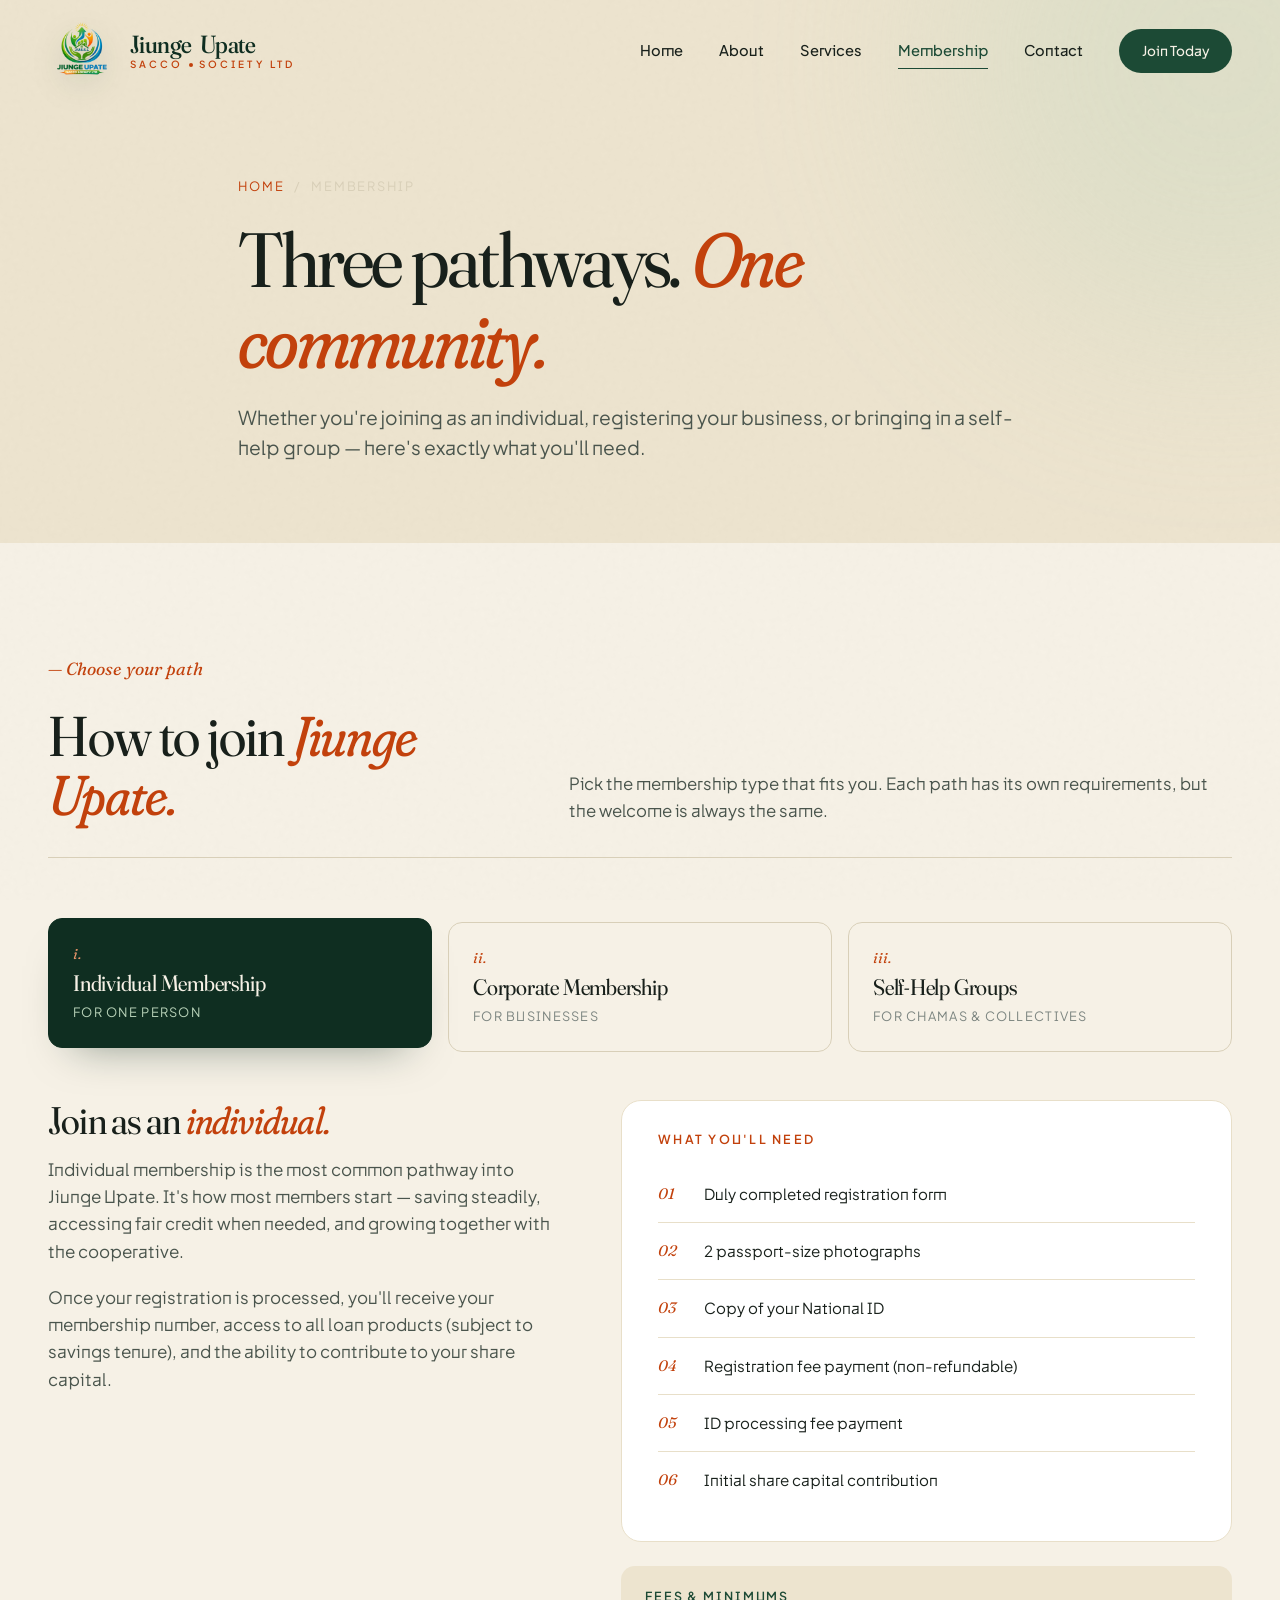
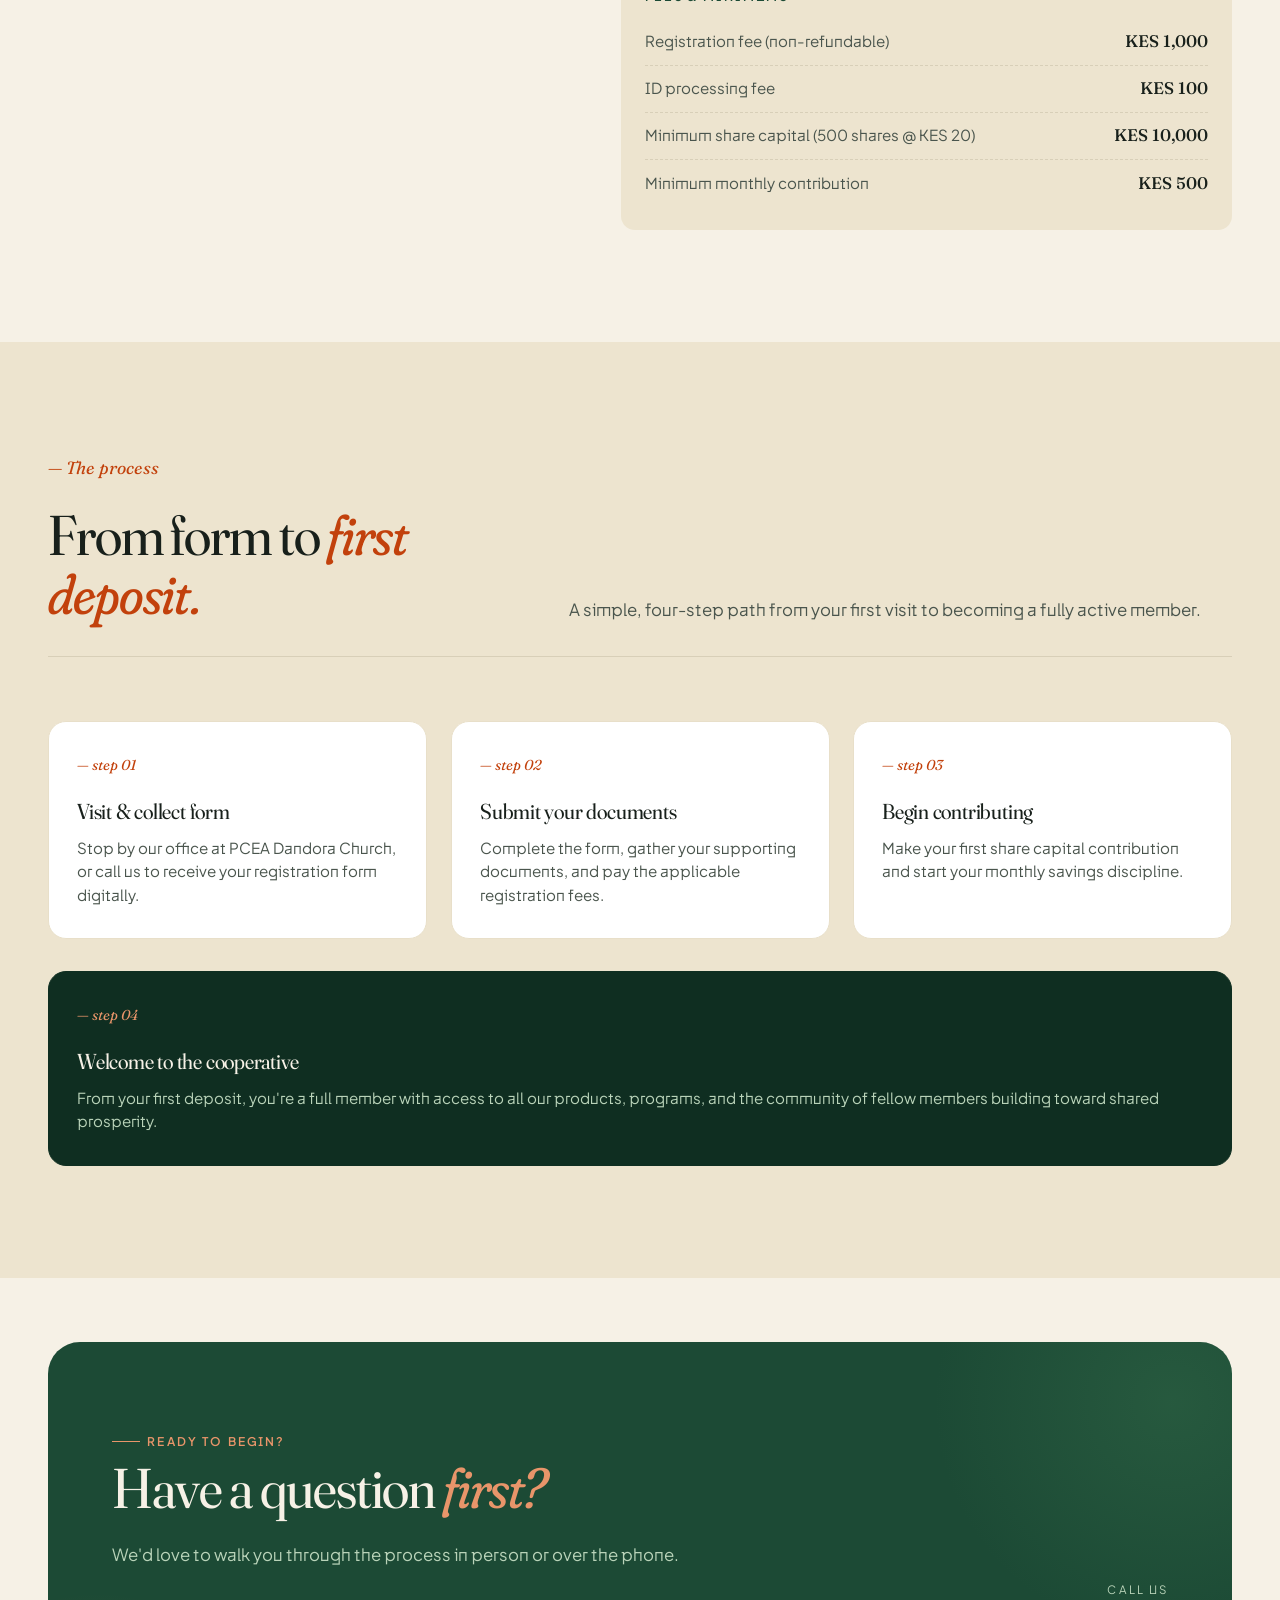
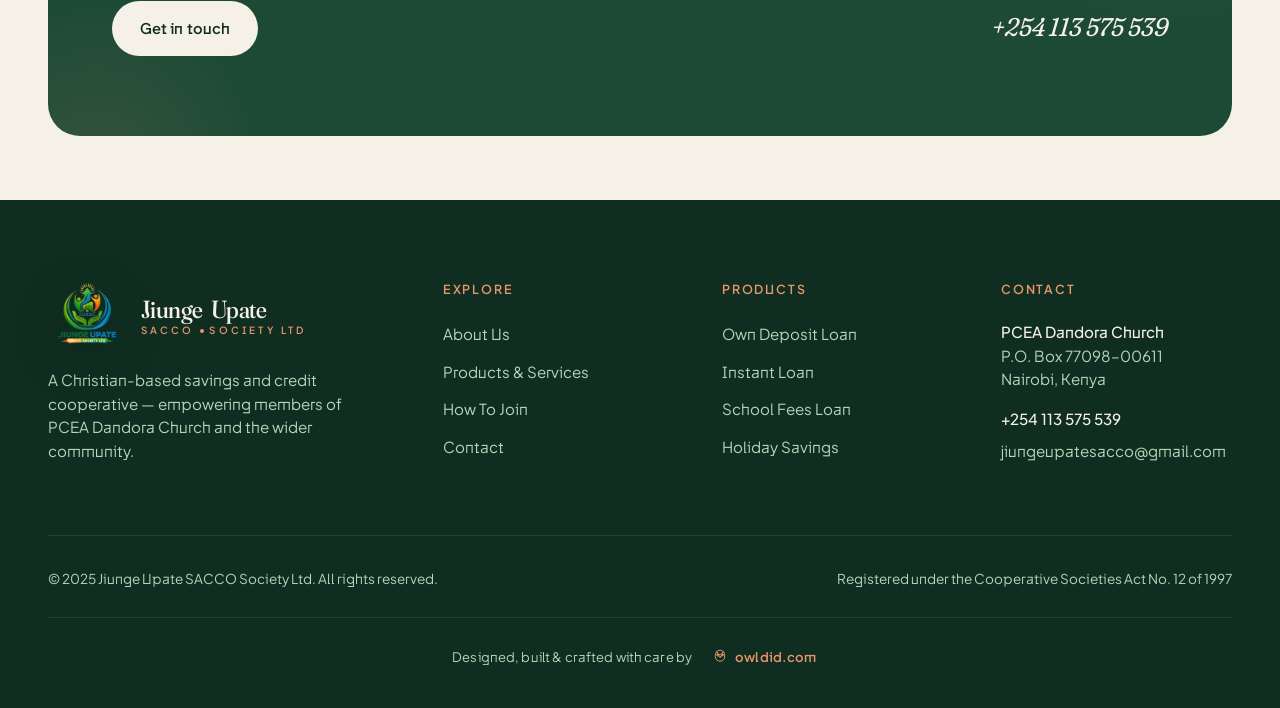
<file: membership.html>
<!DOCTYPE html>
<html lang="en">
<head>
  <meta charset="UTF-8" />
  <meta name="viewport" content="width=device-width, initial-scale=1.0" />
  <meta name="description" content="How to join Jiunge Upate SACCO Society — individual membership, corporate membership, and self-help group requirements." />
  <title>Membership — Jiunge Upate SACCO</title>
  <link rel="stylesheet" href="css/styles.css" />
  <link rel="icon" type="image/svg+xml" href="assets/logo.svg" />
</head>
<body>

  <nav class="nav">
    <div class="wrap nav-inner">
      <a href="index.html" class="logo">
        <img class="logo-img" src="assets/logo.png" alt="Jiunge Upate SACCO Society Ltd" />
        <span class="logo-text">
          <span class="logo-text-main">
            <span class="lt-char">J</span><span class="lt-char">i</span><span class="lt-char">u</span><span class="lt-char">n</span><span class="lt-char">g</span><span class="lt-char">e</span>
            <span class="lt-space">&nbsp;</span>
            <span class="lt-char">U</span><span class="lt-char">p</span><span class="lt-char">a</span><span class="lt-char">t</span><span class="lt-char">e</span>
          </span>
          <span class="logo-text-sub">SACCO <span class="logo-dot"></span> Society Ltd</span>
        </span>
      </a>
      <button class="nav-toggle" aria-label="Toggle menu"><span></span><span></span><span></span></button>
      <div class="nav-menu">
        <a href="index.html">Home</a>
        <a href="about.html">About</a>
        <a href="services.html">Services</a>
        <a href="membership.html">Membership</a>
        <a href="contact.html">Contact</a>
        <a href="membership.html" class="nav-cta">Join Today</a>
      </div>
    </div>
  </nav>

  <!-- ============ PAGE HEADER ============ -->
  <header class="page-header">
    <div class="wrap page-header-inner">
      <div class="breadcrumb">
        <a href="index.html">Home</a><span>/</span><span>Membership</span>
      </div>
      <h1>Three pathways. <span class="italic-accent">One community.</span></h1>
      <p class="lead">
        Whether you're joining as an individual, registering your business, or bringing in
        a self-help group — here's exactly what you'll need.
      </p>
    </div>
  </header>

  <!-- ============ MEMBERSHIP TABS ============ -->
  <section class="section">
    <div class="wrap">
      <div class="section-head reveal">
        <div>
          <span class="num">— Choose your path</span>
          <h2>How to join <span class="italic-accent">Jiunge Upate.</span></h2>
        </div>
        <p class="lead">
          Pick the membership type that fits you. Each path has its own requirements,
          but the welcome is always the same.
        </p>
      </div>

      <div class="membership-tabs reveal">
        <button class="tab active" data-target="panel-individual">
          <span class="tab-num">i.</span>
          <h4>Individual Membership</h4>
          <span class="meta">For one person</span>
        </button>
        <button class="tab" data-target="panel-corporate">
          <span class="tab-num">ii.</span>
          <h4>Corporate Membership</h4>
          <span class="meta">For businesses</span>
        </button>
        <button class="tab" data-target="panel-shg">
          <span class="tab-num">iii.</span>
          <h4>Self-Help Groups</h4>
          <span class="meta">For chamas &amp; collectives</span>
        </button>
      </div>

      <!-- INDIVIDUAL -->
      <div class="tab-panel active" id="panel-individual">
        <div class="tab-panel-intro">
          <h2>Join as an <span class="italic-accent">individual.</span></h2>
          <p>
            Individual membership is the most common pathway into Jiunge Upate. It's how
            most members start — saving steadily, accessing fair credit when needed, and
            growing together with the cooperative.
          </p>
          <p style="color:var(--ink-soft)">
            Once your registration is processed, you'll receive your membership number,
            access to all loan products (subject to savings tenure), and the ability to
            contribute to your share capital.
          </p>
        </div>

        <div>
          <div class="requirements-list">
            <h3>What you'll need</h3>
            <ol>
              <li>Duly completed registration form</li>
              <li>2 passport-size photographs</li>
              <li>Copy of your National ID</li>
              <li>Registration fee payment (non-refundable)</li>
              <li>ID processing fee payment</li>
              <li>Initial share capital contribution</li>
            </ol>
          </div>

          <div class="fee-breakdown">
            <h4>Fees &amp; minimums</h4>
            <div class="fee-row">
              <span class="fee-name">Registration fee (non-refundable)</span>
              <span class="fee-val">KES 1,000</span>
            </div>
            <div class="fee-row">
              <span class="fee-name">ID processing fee</span>
              <span class="fee-val">KES 100</span>
            </div>
            <div class="fee-row">
              <span class="fee-name">Minimum share capital (500 shares @ KES 20)</span>
              <span class="fee-val">KES 10,000</span>
            </div>
            <div class="fee-row">
              <span class="fee-name">Minimum monthly contribution</span>
              <span class="fee-val">KES 500</span>
            </div>
          </div>
        </div>
      </div>

      <!-- CORPORATE -->
      <div class="tab-panel" id="panel-corporate">
        <div class="tab-panel-intro">
          <h2>Join as a <span class="italic-accent">corporate.</span></h2>
          <p>
            Corporate membership is designed for registered businesses, organizations and
            institutions seeking a cooperative home for institutional savings and access
            to commercial-scale lending.
          </p>
          <p style="color:var(--ink-soft)">
            Once your business is registered, your nominated office bearers can transact
            on behalf of the entity in line with the resolution submitted at onboarding.
          </p>
        </div>

        <div>
          <div class="requirements-list">
            <h3>What you'll need</h3>
            <ol>
              <li>Completed registration form</li>
              <li>2 passport photos of each office bearer</li>
              <li>Business registration certificate</li>
              <li>Business PIN certificate</li>
              <li>Board resolution authorizing account opening</li>
            </ol>
          </div>

          <div class="fee-breakdown">
            <h4>Fees &amp; minimums</h4>
            <div class="fee-row">
              <span class="fee-name">Registration fee (non-refundable)</span>
              <span class="fee-val">KES 3,000</span>
            </div>
            <div class="fee-row">
              <span class="fee-name">Minimum share capital</span>
              <span class="fee-val">KES 10,000</span>
            </div>
            <div class="fee-row">
              <span class="fee-name">Minimum monthly contribution</span>
              <span class="fee-val">KES 2,000</span>
            </div>
          </div>
        </div>
      </div>

      <!-- SELF-HELP GROUPS -->
      <div class="tab-panel" id="panel-shg">
        <div class="tab-panel-intro">
          <h2>Join as a <span class="italic-accent">self-help group.</span></h2>
          <p>
            Self-help groups, chamas, and community collectives are warmly welcomed at
            Jiunge Upate. Pooling resources is at the very heart of the cooperative model
            — and we're built for it.
          </p>
          <p style="color:var(--ink-soft)">
            Bring along your group documentation, and our team will walk through how
            the SACCO can support your savings and lending objectives.
          </p>
        </div>

        <div>
          <div class="requirements-list">
            <h3>What you'll need</h3>
            <ol>
              <li>List of all members</li>
              <li>Telephone numbers for each member</li>
              <li>National ID numbers for each member</li>
            </ol>
          </div>

          <div class="fee-breakdown">
            <h4>Good to know</h4>
            <div class="fee-row">
              <span class="fee-name">Onboarding type</span>
              <span class="fee-val">Custom</span>
            </div>
            <div class="fee-row">
              <span class="fee-name">Eligibility</span>
              <span class="fee-val">Open</span>
            </div>
            <p style="font-size:0.9rem; color:var(--ink-soft); margin-top:1rem; line-height:1.55">
              Visit us in person to set up your group's arrangement — we'll customize
              terms with your group leadership based on size, purpose, and contribution model.
            </p>
          </div>
        </div>
      </div>
    </div>
  </section>

  <!-- ============ STEPS TIMELINE ============ -->
  <section class="section bg-soft">
    <div class="wrap">
      <div class="section-head reveal">
        <div>
          <span class="num">— The process</span>
          <h2>From form to <span class="italic-accent">first deposit.</span></h2>
        </div>
        <p class="lead">
          A simple, four-step path from your first visit to becoming a fully active member.
        </p>
      </div>

      <div class="future-grid reveal">
        <div class="future-card">
          <div class="stamp">— step 01</div>
          <h3>Visit &amp; collect form</h3>
          <p>Stop by our office at PCEA Dandora Church, or call us to receive your registration form digitally.</p>
        </div>
        <div class="future-card">
          <div class="stamp">— step 02</div>
          <h3>Submit your documents</h3>
          <p>Complete the form, gather your supporting documents, and pay the applicable registration fees.</p>
        </div>
        <div class="future-card">
          <div class="stamp">— step 03</div>
          <h3>Begin contributing</h3>
          <p>Make your first share capital contribution and start your monthly savings discipline.</p>
        </div>
      </div>

      <div class="reveal" style="margin-top:2rem">
        <div class="future-card" style="background:var(--green-deep); color:var(--bg); border-color:var(--green-deep)">
          <div class="stamp" style="color:var(--terra-soft)">— step 04</div>
          <h3 style="color:var(--bg)">Welcome to the cooperative</h3>
          <p style="color:var(--green-soft)">
            From your first deposit, you're a full member with access to all our products, programs, and the community of fellow members building toward shared prosperity.
          </p>
        </div>
      </div>
    </div>
  </section>

  <!-- ============ CTA ============ -->
  <section class="section section-tight">
    <div class="wrap">
      <div class="cta-banner reveal">
        <div class="cta-inner">
          <div>
            <span class="eyebrow" style="color:var(--terra-soft); display:inline-flex">Ready to begin?</span>
            <h2 style="margin-top:0.5rem">Have a question <span class="italic-accent">first?</span></h2>
            <p style="margin-top:1.5rem; max-width:48ch; color:var(--green-soft); font-size:1.05rem">
              We'd love to walk you through the process in person or over the phone.
            </p>
            <div style="margin-top:2rem; display:flex; gap:1rem; flex-wrap:wrap">
              <a href="contact.html" class="btn btn-primary">Get in touch</a>
            </div>
          </div>
          <div class="cta-banner-aside">
            <span class="label">Call us</span>
            <div class="phone">+254 113 575 539</div>
          </div>
        </div>
      </div>
    </div>
  </section>

  <footer class="footer">
    <div class="wrap">
      <div class="footer-grid">
        <div class="footer-brand">
          <a href="index.html" class="logo">
            <img class="logo-img" src="assets/logo.png" alt="Jiunge Upate SACCO Society Ltd" />
            <span class="logo-text" style="color:var(--bg)">
              <span class="logo-text-main">
                <span class="lt-char">J</span><span class="lt-char">i</span><span class="lt-char">u</span><span class="lt-char">n</span><span class="lt-char">g</span><span class="lt-char">e</span>
                <span class="lt-space">&nbsp;</span>
                <span class="lt-char">U</span><span class="lt-char">p</span><span class="lt-char">a</span><span class="lt-char">t</span><span class="lt-char">e</span>
              </span>
              <span class="logo-text-sub">SACCO <span class="logo-dot"></span> Society Ltd</span>
            </span>
          </a>
          <p>A Christian-based savings and credit cooperative — empowering members of PCEA Dandora Church and the wider community.</p>
        </div>
        <div>
          <h5>Explore</h5>
          <ul>
            <li><a href="about.html">About Us</a></li>
            <li><a href="services.html">Products & Services</a></li>
            <li><a href="membership.html">How To Join</a></li>
            <li><a href="contact.html">Contact</a></li>
          </ul>
        </div>
        <div>
          <h5>Products</h5>
          <ul>
            <li><a href="services.html">Own Deposit Loan</a></li>
            <li><a href="services.html">Instant Loan</a></li>
            <li><a href="services.html">School Fees Loan</a></li>
            <li><a href="services.html">Holiday Savings</a></li>
          </ul>
        </div>
        <div class="footer-contact">
          <h5>Contact</h5>
          <p><strong>PCEA Dandora Church</strong>P.O. Box 77098–00611<br/>Nairobi, Kenya</p>
          <p style="margin-top:1rem"><strong>+254 113 575 539</strong></p>
          <p>jiungeupatesacco@gmail.com</p>
        </div>
      </div>
      <div class="footer-bottom">
        <p>© 2025 Jiunge Upate SACCO Society Ltd. All rights reserved.</p>
        <p>Registered under the Cooperative Societies Act No. 12 of 1997</p>
      </div>

      <div class="footer-credit">
        Designed, built &amp; crafted with care by
        <a href="https://owldid.com" target="_blank" rel="noopener noreferrer">
          <span class="credit-owl" aria-hidden="true">
            <svg viewBox="0 0 24 24" width="14" height="14" fill="none" stroke="currentColor" stroke-width="1.6" stroke-linecap="round" stroke-linejoin="round">
              <circle cx="8.5" cy="10" r="2.2"/><circle cx="15.5" cy="10" r="2.2"/>
              <circle cx="8.5" cy="10" r="0.6" fill="currentColor"/><circle cx="15.5" cy="10" r="0.6" fill="currentColor"/>
              <path d="M12 12.6 l-1 1.3 l1 0.6 l1-0.6 z" fill="currentColor"/>
              <path d="M4 10 c0-5 4-8 8-8 s8 3 8 8 v4 c0 4-4 7-8 7 s-8-3-8-7 z"/>
              <path d="M6.5 4.5 l1.6 2.2 M17.5 4.5 l-1.6 2.2"/>
            </svg>
          </span>
          owldid.com
        </a>
      </div>
    </div>
  </footer>

  <script src="js/main.js"></script>
</body>
</html>
</file>
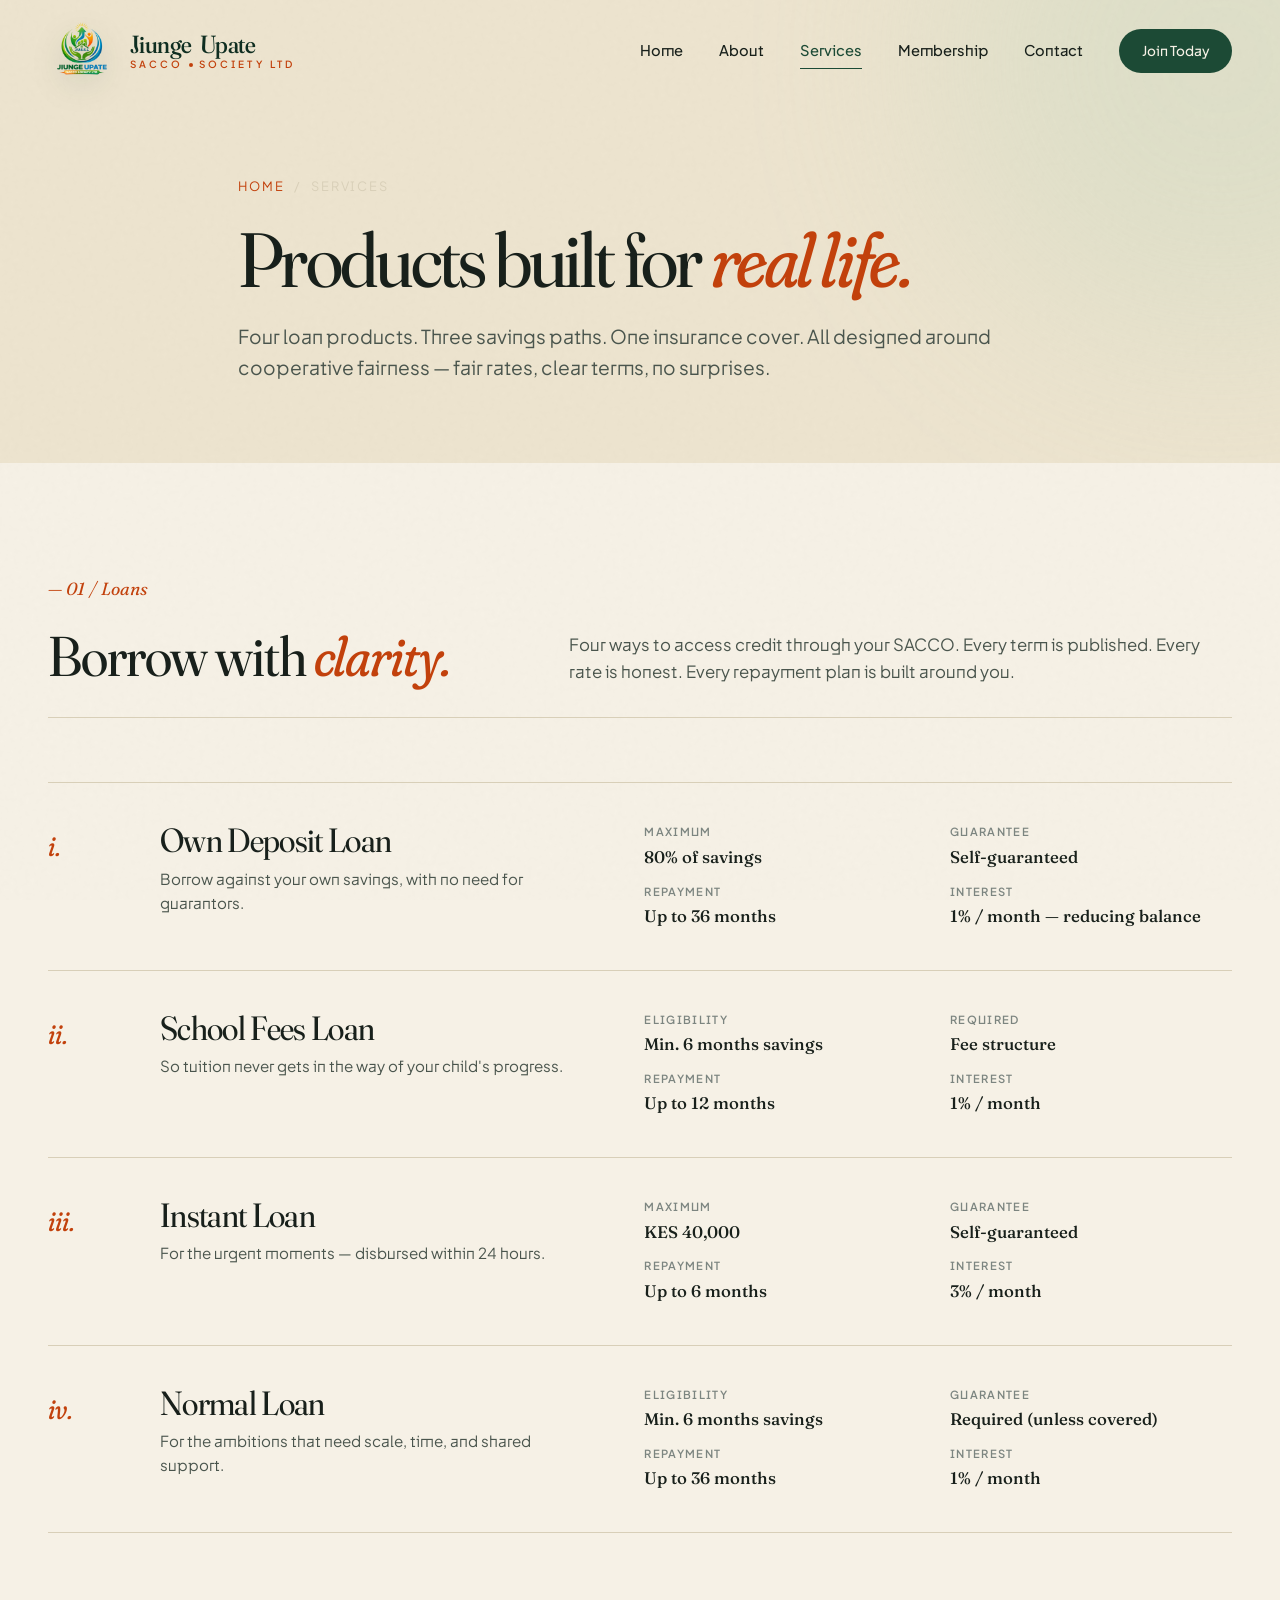
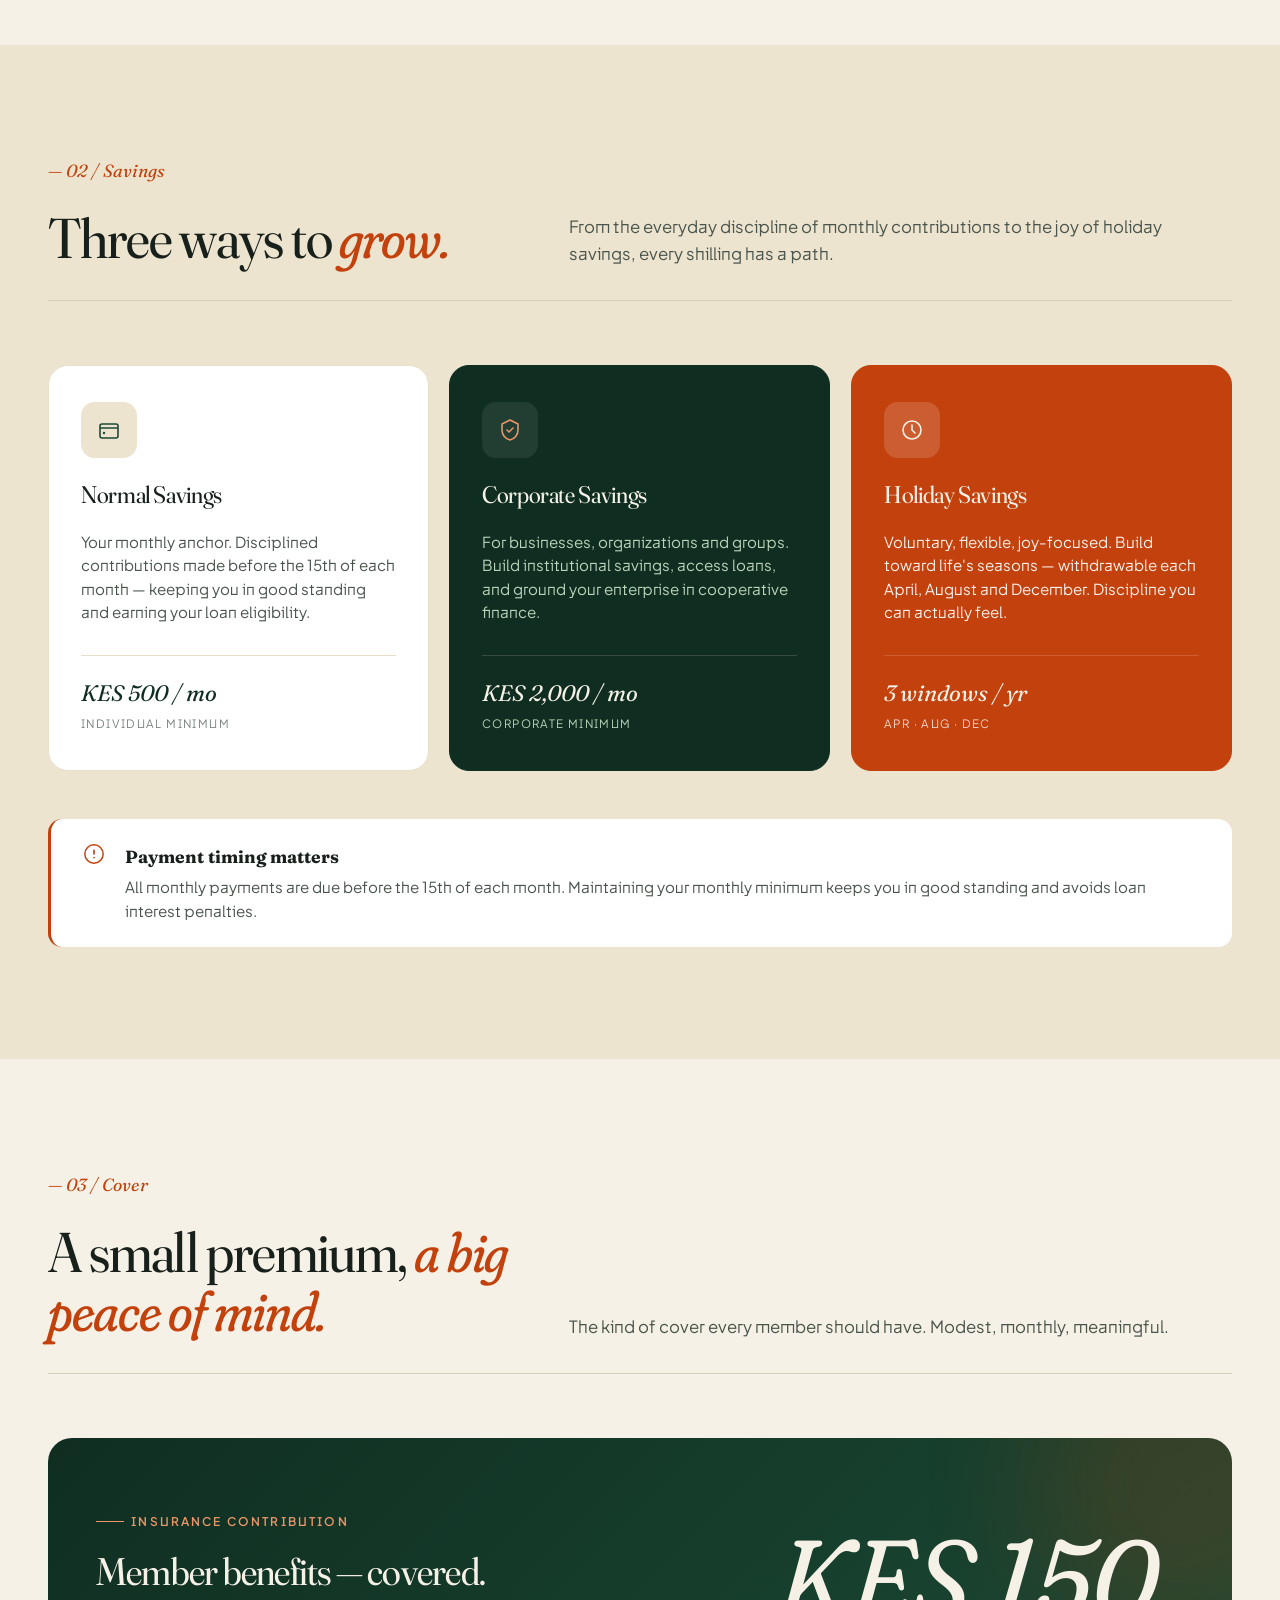
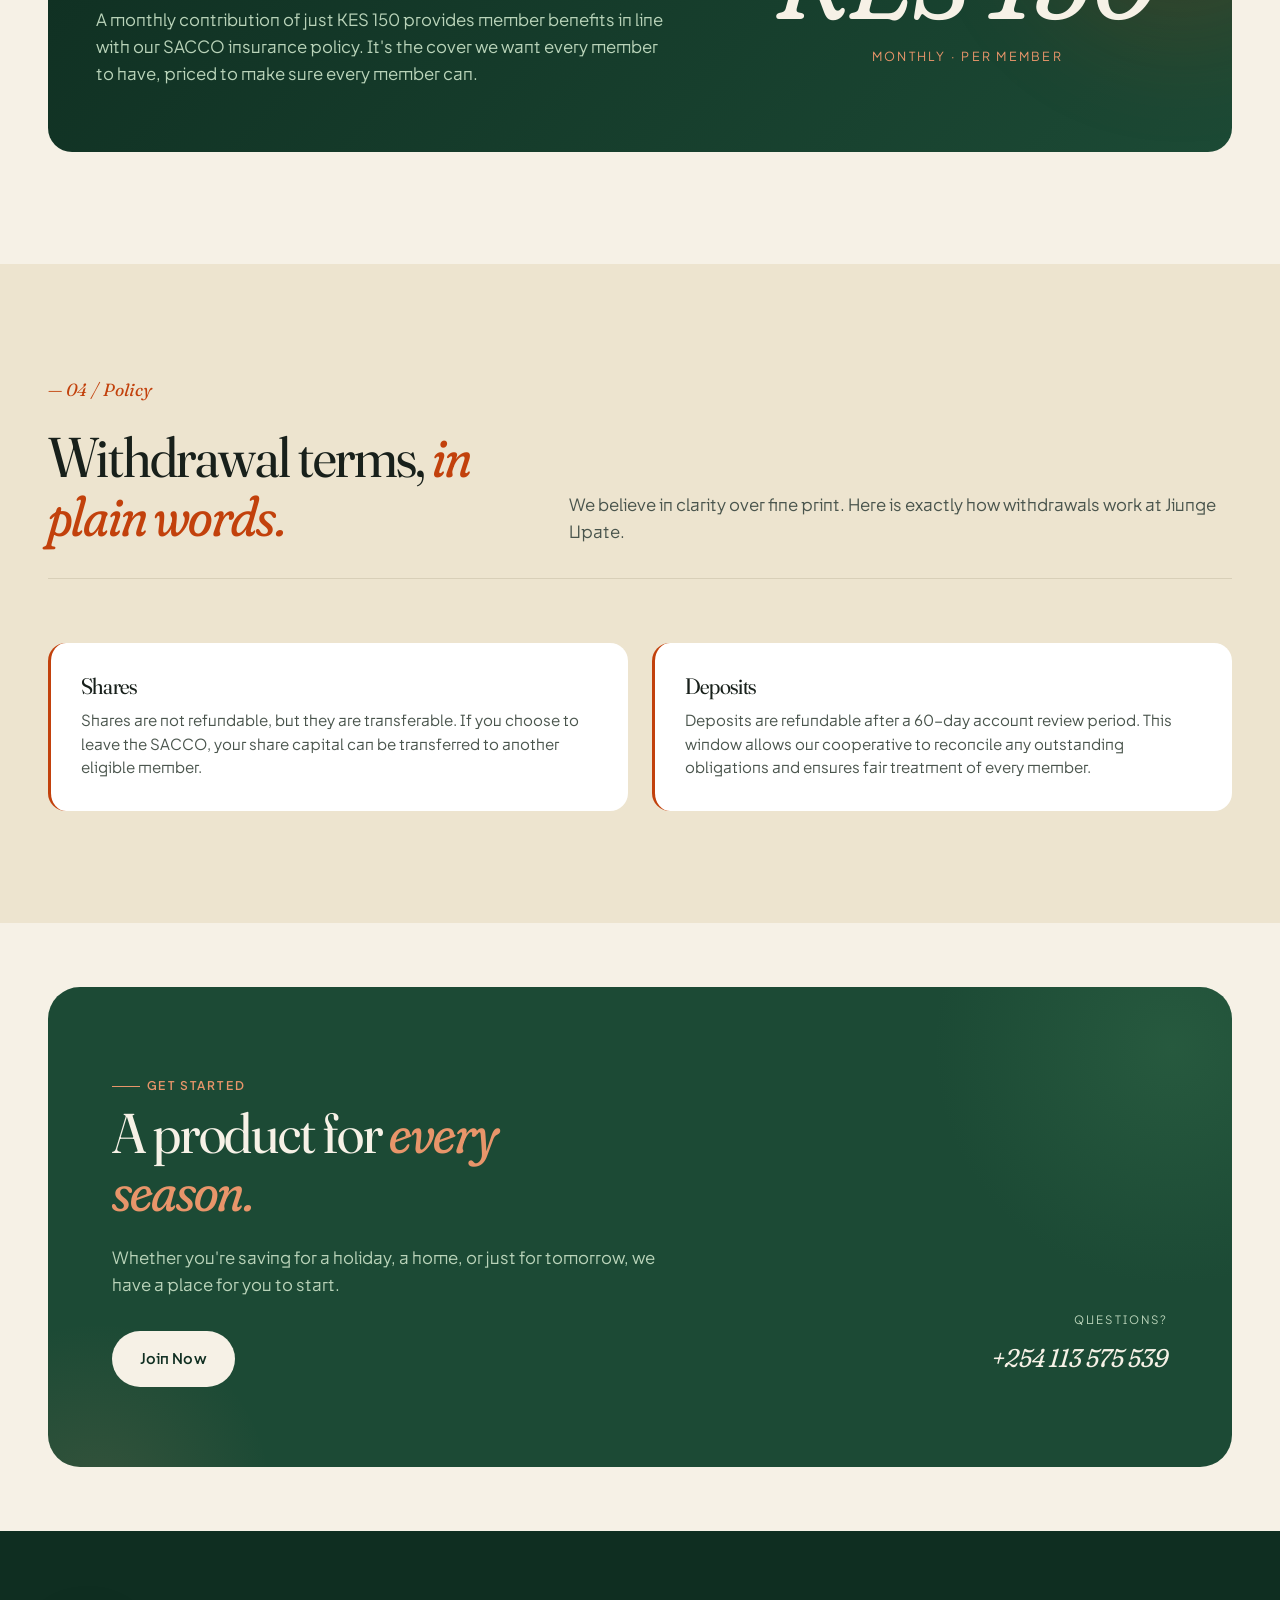
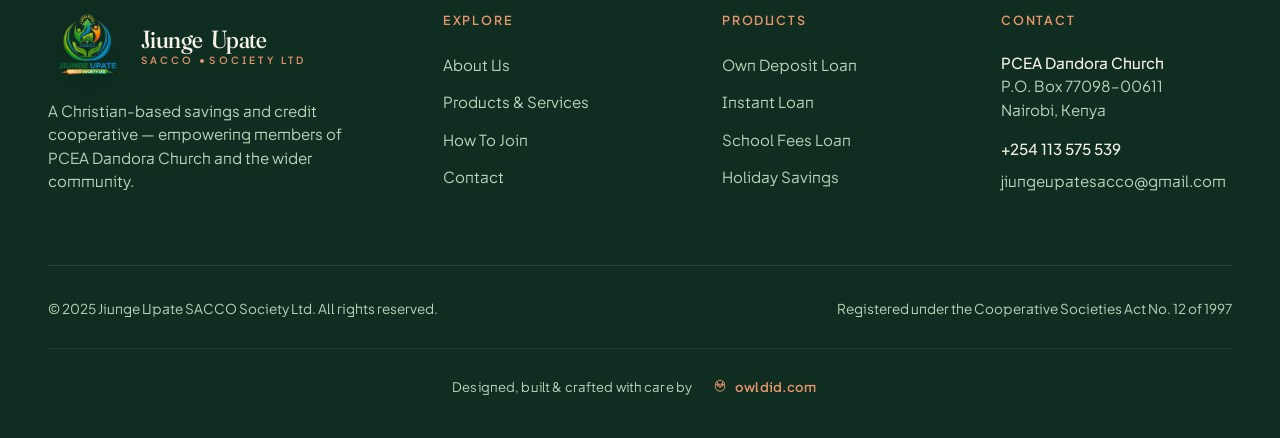
<file: services.html>
<!DOCTYPE html>
<html lang="en">
<head>
  <meta charset="UTF-8" />
  <meta name="viewport" content="width=device-width, initial-scale=1.0" />
  <meta name="description" content="Explore loans and savings products at Jiunge Upate SACCO — own deposit loans, instant loans, school fees loans, holiday savings and more." />
  <title>Services — Jiunge Upate SACCO</title>
  <link rel="stylesheet" href="css/styles.css" />
  <link rel="icon" type="image/svg+xml" href="assets/logo.svg" />
</head>
<body>

  <nav class="nav">
    <div class="wrap nav-inner">
      <a href="index.html" class="logo">
        <img class="logo-img" src="assets/logo.png" alt="Jiunge Upate SACCO Society Ltd" />
        <span class="logo-text">
          <span class="logo-text-main">
            <span class="lt-char">J</span><span class="lt-char">i</span><span class="lt-char">u</span><span class="lt-char">n</span><span class="lt-char">g</span><span class="lt-char">e</span>
            <span class="lt-space">&nbsp;</span>
            <span class="lt-char">U</span><span class="lt-char">p</span><span class="lt-char">a</span><span class="lt-char">t</span><span class="lt-char">e</span>
          </span>
          <span class="logo-text-sub">SACCO <span class="logo-dot"></span> Society Ltd</span>
        </span>
      </a>
      <button class="nav-toggle" aria-label="Toggle menu"><span></span><span></span><span></span></button>
      <div class="nav-menu">
        <a href="index.html">Home</a>
        <a href="about.html">About</a>
        <a href="services.html">Services</a>
        <a href="membership.html">Membership</a>
        <a href="contact.html">Contact</a>
        <a href="membership.html" class="nav-cta">Join Today</a>
      </div>
    </div>
  </nav>

  <!-- ============ PAGE HEADER ============ -->
  <header class="page-header">
    <div class="wrap page-header-inner">
      <div class="breadcrumb">
        <a href="index.html">Home</a><span>/</span><span>Services</span>
      </div>
      <h1>Products built for <span class="italic-accent">real life.</span></h1>
      <p class="lead">
        Four loan products. Three savings paths. One insurance cover. All designed around
        cooperative fairness — fair rates, clear terms, no surprises.
      </p>
    </div>
  </header>

  <!-- ============ LOANS LIST ============ -->
  <section class="section">
    <div class="wrap">
      <div class="section-head reveal">
        <div>
          <span class="num">— 01 / Loans</span>
          <h2>Borrow with <span class="italic-accent">clarity.</span></h2>
        </div>
        <p class="lead">
          Four ways to access credit through your SACCO. Every term is published. Every
          rate is honest. Every repayment plan is built around you.
        </p>
      </div>

      <div class="products-list">

        <article class="product-row reveal">
          <div class="product-num">i.</div>
          <div class="product-info">
            <h3>Own Deposit Loan</h3>
            <p>Borrow against your own savings, with no need for guarantors.</p>
          </div>
          <div class="product-specs">
            <div class="spec"><span class="lbl">Maximum</span><span class="val">80% of savings</span></div>
            <div class="spec"><span class="lbl">Guarantee</span><span class="val">Self-guaranteed</span></div>
            <div class="spec"><span class="lbl">Repayment</span><span class="val">Up to 36 months</span></div>
            <div class="spec"><span class="lbl">Interest</span><span class="val">1% / month — reducing balance</span></div>
          </div>
        </article>

        <article class="product-row reveal">
          <div class="product-num">ii.</div>
          <div class="product-info">
            <h3>School Fees Loan</h3>
            <p>So tuition never gets in the way of your child's progress.</p>
          </div>
          <div class="product-specs">
            <div class="spec"><span class="lbl">Eligibility</span><span class="val">Min. 6 months savings</span></div>
            <div class="spec"><span class="lbl">Required</span><span class="val">Fee structure</span></div>
            <div class="spec"><span class="lbl">Repayment</span><span class="val">Up to 12 months</span></div>
            <div class="spec"><span class="lbl">Interest</span><span class="val">1% / month</span></div>
          </div>
        </article>

        <article class="product-row reveal">
          <div class="product-num">iii.</div>
          <div class="product-info">
            <h3>Instant Loan</h3>
            <p>For the urgent moments — disbursed within 24 hours.</p>
          </div>
          <div class="product-specs">
            <div class="spec"><span class="lbl">Maximum</span><span class="val">KES 40,000</span></div>
            <div class="spec"><span class="lbl">Guarantee</span><span class="val">Self-guaranteed</span></div>
            <div class="spec"><span class="lbl">Repayment</span><span class="val">Up to 6 months</span></div>
            <div class="spec"><span class="lbl">Interest</span><span class="val">3% / month</span></div>
          </div>
        </article>

        <article class="product-row reveal">
          <div class="product-num">iv.</div>
          <div class="product-info">
            <h3>Normal Loan</h3>
            <p>For the ambitions that need scale, time, and shared support.</p>
          </div>
          <div class="product-specs">
            <div class="spec"><span class="lbl">Eligibility</span><span class="val">Min. 6 months savings</span></div>
            <div class="spec"><span class="lbl">Guarantee</span><span class="val">Required (unless covered)</span></div>
            <div class="spec"><span class="lbl">Repayment</span><span class="val">Up to 36 months</span></div>
            <div class="spec"><span class="lbl">Interest</span><span class="val">1% / month</span></div>
          </div>
        </article>

      </div>
    </div>
  </section>

  <!-- ============ SAVINGS ============ -->
  <section class="section bg-soft">
    <div class="wrap">
      <div class="section-head reveal">
        <div>
          <span class="num">— 02 / Savings</span>
          <h2>Three ways to <span class="italic-accent">grow.</span></h2>
        </div>
        <p class="lead">
          From the everyday discipline of monthly contributions to the joy of holiday
          savings, every shilling has a path.
        </p>
      </div>

      <div class="savings-grid">
        <div class="savings-card reveal">
          <div class="sav-icon">
            <svg width="24" height="24" viewBox="0 0 24 24" fill="none"><rect x="3" y="6" width="18" height="14" rx="2" stroke="currentColor" stroke-width="1.6"/><path d="M3 10h18" stroke="currentColor" stroke-width="1.6"/><circle cx="7" cy="15" r="1.2" fill="currentColor"/></svg>
          </div>
          <h3>Normal Savings</h3>
          <p>Your monthly anchor. Disciplined contributions made before the 15th of each month — keeping you in good standing and earning your loan eligibility.</p>
          <div class="min">
            <span class="v">KES 500 / mo</span>
            <span class="l">Individual minimum</span>
          </div>
        </div>

        <div class="savings-card dark reveal">
          <div class="sav-icon">
            <svg width="24" height="24" viewBox="0 0 24 24" fill="none"><path d="M12 2L4 6v6c0 5 3.5 9 8 10 4.5-1 8-5 8-10V6l-8-4z" stroke="currentColor" stroke-width="1.6" stroke-linejoin="round"/><path d="M9 12l2 2 4-4" stroke="currentColor" stroke-width="1.6" stroke-linecap="round" stroke-linejoin="round"/></svg>
          </div>
          <h3>Corporate Savings</h3>
          <p>For businesses, organizations and groups. Build institutional savings, access loans, and ground your enterprise in cooperative finance.</p>
          <div class="min">
            <span class="v">KES 2,000 / mo</span>
            <span class="l">Corporate minimum</span>
          </div>
        </div>

        <div class="savings-card warm reveal">
          <div class="sav-icon">
            <svg width="24" height="24" viewBox="0 0 24 24" fill="none"><circle cx="12" cy="12" r="9" stroke="currentColor" stroke-width="1.6"/><path d="M12 7v5l3 3" stroke="currentColor" stroke-width="1.6" stroke-linecap="round"/></svg>
          </div>
          <h3>Holiday Savings</h3>
          <p>Voluntary, flexible, joy-focused. Build toward life's seasons — withdrawable each April, August and December. Discipline you can actually feel.</p>
          <div class="min">
            <span class="v">3 windows / yr</span>
            <span class="l">Apr · Aug · Dec</span>
          </div>
        </div>
      </div>

      <!-- payment notice -->
      <div class="reveal" style="margin-top:3rem; padding:1.5rem 2rem; background:var(--bg-card); border-radius:14px; border-left:3px solid var(--terra); display:flex; gap:1.25rem; align-items:flex-start; flex-wrap:wrap">
        <svg width="22" height="22" viewBox="0 0 24 24" fill="none" style="flex-shrink:0; color:var(--terra)"><circle cx="12" cy="12" r="10" stroke="currentColor" stroke-width="1.6"/><path d="M12 8v4M12 16h.01" stroke="currentColor" stroke-width="1.8" stroke-linecap="round"/></svg>
        <div style="flex:1; min-width:240px">
          <strong style="font-family:var(--serif); font-size:1.1rem; color:var(--ink); display:block; margin-bottom:0.25rem">Payment timing matters</strong>
          <p style="margin:0; font-size:0.95rem; color:var(--ink-soft)">All monthly payments are due before the 15th of each month. Maintaining your monthly minimum keeps you in good standing and avoids loan interest penalties.</p>
        </div>
      </div>
    </div>
  </section>

  <!-- ============ INSURANCE ============ -->
  <section class="section">
    <div class="wrap">
      <div class="section-head reveal">
        <div>
          <span class="num">— 03 / Cover</span>
          <h2>A small premium,
            <span class="italic-accent">a big peace of mind.</span>
          </h2>
        </div>
        <p class="lead">
          The kind of cover every member should have. Modest, monthly, meaningful.
        </p>
      </div>

      <div class="reveal" style="background:linear-gradient(135deg, var(--green-deep) 0%, var(--green) 100%); color:var(--bg); border-radius:24px; padding:4rem 3rem; display:grid; grid-template-columns:1.4fr 1fr; gap:3rem; align-items:center; position:relative; overflow:hidden">
        <div style="position:absolute; right:-100px; top:-100px; width:300px; height:300px; border-radius:50%; background:var(--terra); opacity:0.18; filter:blur(60px)"></div>
        <div style="position:relative; z-index:2">
          <span class="eyebrow" style="color:var(--terra-soft); display:inline-flex; margin-bottom:1.25rem">Insurance Contribution</span>
          <h2 style="color:var(--bg); font-size:clamp(1.8rem, 3vw, 2.8rem); margin-bottom:1rem">Member benefits — covered.</h2>
          <p style="color:var(--green-soft); font-size:1.05rem; max-width:48ch">
            A monthly contribution of just KES 150 provides member benefits in line with our
            SACCO insurance policy. It's the cover we want every member to have, priced to
            make sure every member can.
          </p>
        </div>
        <div style="text-align:center; position:relative; z-index:2">
          <div style="font-family:var(--serif); font-style:italic; font-size:clamp(4rem, 9vw, 7rem); line-height:1; color:var(--bg); font-variation-settings: 'opsz' 144, 'SOFT' 100">KES 150</div>
          <div style="font-size:0.78rem; text-transform:uppercase; letter-spacing:0.18em; color:var(--terra-soft); margin-top:0.75rem">Monthly · Per Member</div>
        </div>
      </div>
    </div>
  </section>

  <!-- ============ WITHDRAWAL POLICY ============ -->
  <section class="section bg-soft">
    <div class="wrap">
      <div class="section-head reveal">
        <div>
          <span class="num">— 04 / Policy</span>
          <h2>Withdrawal terms,
            <span class="italic-accent">in plain words.</span>
          </h2>
        </div>
        <p class="lead">
          We believe in clarity over fine print. Here is exactly how withdrawals work
          at Jiunge Upate.
        </p>
      </div>

      <div class="policy-grid">
        <div class="policy-card reveal">
          <h3>Shares</h3>
          <p>Shares are not refundable, but they are transferable. If you choose to leave the SACCO, your share capital can be transferred to another eligible member.</p>
        </div>
        <div class="policy-card reveal">
          <h3>Deposits</h3>
          <p>Deposits are refundable after a 60-day account review period. This window allows our cooperative to reconcile any outstanding obligations and ensures fair treatment of every member.</p>
        </div>
      </div>
    </div>
  </section>

  <!-- ============ CTA ============ -->
  <section class="section section-tight">
    <div class="wrap">
      <div class="cta-banner reveal">
        <div class="cta-inner">
          <div>
            <span class="eyebrow" style="color:var(--terra-soft); display:inline-flex">Get started</span>
            <h2 style="margin-top:0.5rem">A product for <span class="italic-accent">every season.</span></h2>
            <p style="margin-top:1.5rem; max-width:48ch; color:var(--green-soft); font-size:1.05rem">
              Whether you're saving for a holiday, a home, or just for tomorrow, we have a
              place for you to start.
            </p>
            <div style="margin-top:2rem; display:flex; gap:1rem; flex-wrap:wrap">
              <a href="membership.html" class="btn btn-primary">Join Now</a>
            </div>
          </div>
          <div class="cta-banner-aside">
            <span class="label">Questions?</span>
            <div class="phone">+254 113 575 539</div>
          </div>
        </div>
      </div>
    </div>
  </section>

  <footer class="footer">
    <div class="wrap">
      <div class="footer-grid">
        <div class="footer-brand">
          <a href="index.html" class="logo">
            <img class="logo-img" src="assets/logo.png" alt="Jiunge Upate SACCO Society Ltd" />
            <span class="logo-text" style="color:var(--bg)">
              <span class="logo-text-main">
                <span class="lt-char">J</span><span class="lt-char">i</span><span class="lt-char">u</span><span class="lt-char">n</span><span class="lt-char">g</span><span class="lt-char">e</span>
                <span class="lt-space">&nbsp;</span>
                <span class="lt-char">U</span><span class="lt-char">p</span><span class="lt-char">a</span><span class="lt-char">t</span><span class="lt-char">e</span>
              </span>
              <span class="logo-text-sub">SACCO <span class="logo-dot"></span> Society Ltd</span>
            </span>
          </a>
          <p>A Christian-based savings and credit cooperative — empowering members of PCEA Dandora Church and the wider community.</p>
        </div>
        <div>
          <h5>Explore</h5>
          <ul>
            <li><a href="about.html">About Us</a></li>
            <li><a href="services.html">Products & Services</a></li>
            <li><a href="membership.html">How To Join</a></li>
            <li><a href="contact.html">Contact</a></li>
          </ul>
        </div>
        <div>
          <h5>Products</h5>
          <ul>
            <li><a href="services.html">Own Deposit Loan</a></li>
            <li><a href="services.html">Instant Loan</a></li>
            <li><a href="services.html">School Fees Loan</a></li>
            <li><a href="services.html">Holiday Savings</a></li>
          </ul>
        </div>
        <div class="footer-contact">
          <h5>Contact</h5>
          <p><strong>PCEA Dandora Church</strong>P.O. Box 77098–00611<br/>Nairobi, Kenya</p>
          <p style="margin-top:1rem"><strong>+254 113 575 539</strong></p>
          <p>jiungeupatesacco@gmail.com</p>
        </div>
      </div>
      <div class="footer-bottom">
        <p>© 2025 Jiunge Upate SACCO Society Ltd. All rights reserved.</p>
        <p>Registered under the Cooperative Societies Act No. 12 of 1997</p>
      </div>

      <div class="footer-credit">
        Designed, built &amp; crafted with care by
        <a href="https://owldid.com" target="_blank" rel="noopener noreferrer">
          <span class="credit-owl" aria-hidden="true">
            <svg viewBox="0 0 24 24" width="14" height="14" fill="none" stroke="currentColor" stroke-width="1.6" stroke-linecap="round" stroke-linejoin="round">
              <circle cx="8.5" cy="10" r="2.2"/><circle cx="15.5" cy="10" r="2.2"/>
              <circle cx="8.5" cy="10" r="0.6" fill="currentColor"/><circle cx="15.5" cy="10" r="0.6" fill="currentColor"/>
              <path d="M12 12.6 l-1 1.3 l1 0.6 l1-0.6 z" fill="currentColor"/>
              <path d="M4 10 c0-5 4-8 8-8 s8 3 8 8 v4 c0 4-4 7-8 7 s-8-3-8-7 z"/>
              <path d="M6.5 4.5 l1.6 2.2 M17.5 4.5 l-1.6 2.2"/>
            </svg>
          </span>
          owldid.com
        </a>
      </div>
    </div>
  </footer>

  <script src="js/main.js"></script>
</body>
</html>
</file>
<file: css/styles.css>
/* ==========================================================================
   JIUNGE UPATE SACCO — Stylesheet
   Aesthetic: Refined editorial with warm community feel
   ========================================================================== */

@import url('https://fonts.googleapis.com/css2?family=Fraunces:ital,opsz,wght,SOFT,WONK@0,9..144,300..900,0..100,0..1;1,9..144,300..900,0..100,0..1&family=Plus+Jakarta+Sans:ital,wght@0,200..800;1,200..800&display=swap');

/* ----- Design Tokens ----- */
:root {
  /* Color palette */
  --bg: #f6f1e6;
  --bg-soft: #ede4cf;
  --bg-card: #ffffff;
  --ink: #18201b;
  --ink-soft: #4a554d;
  --ink-mute: #7c8580;
  --line: #d8cfb8;
  --line-soft: #e8dfc9;

  --green: #1c4a35;
  --green-deep: #0f2e21;
  --green-leaf: #3d7a52;
  --green-soft: #b9d3b9;

  --terra: #c2410c;
  --terra-soft: #e8956a;
  --gold: #d4a437;

  /* Typography */
  --serif: 'Fraunces', 'Georgia', serif;
  --sans: 'Plus Jakarta Sans', -apple-system, BlinkMacSystemFont, sans-serif;

  /* Spacing */
  --space-xs: 0.5rem;
  --space-sm: 1rem;
  --space-md: 2rem;
  --space-lg: 4rem;
  --space-xl: 7rem;
  --space-xxl: 10rem;

  /* Layout */
  --max-w: 1320px;
  --gutter: clamp(1.25rem, 4vw, 3rem);

  /* Motion */
  --ease: cubic-bezier(0.22, 1, 0.36, 1);
  --ease-out: cubic-bezier(0.16, 1, 0.3, 1);
}

/* ----- Reset ----- */
*, *::before, *::after { box-sizing: border-box; }
* { margin: 0; padding: 0; }
html { scroll-behavior: smooth; -webkit-text-size-adjust: 100%; }
body {
  font-family: var(--sans);
  font-size: 17px;
  line-height: 1.6;
  color: var(--ink);
  background: var(--bg);
  font-feature-settings: "ss01", "ss02";
  -webkit-font-smoothing: antialiased;
  -moz-osx-font-smoothing: grayscale;
  overflow-x: hidden;
  position: relative;
}

/* Subtle grain overlay — kept very soft for premium feel */
body::before {
  content: "";
  position: fixed;
  inset: 0;
  pointer-events: none;
  z-index: 1;
  opacity: 0.22;
  background-image: url("data:image/svg+xml,%3Csvg viewBox='0 0 200 200' xmlns='http://www.w3.org/2000/svg'%3E%3Cfilter id='n'%3E%3CfeTurbulence type='fractalNoise' baseFrequency='0.85' numOctaves='2' stitchTiles='stitch'/%3E%3CfeColorMatrix values='0 0 0 0 0.1 0 0 0 0 0.1 0 0 0 0 0.1 0 0 0 0.06 0'/%3E%3C/filter%3E%3Crect width='100%25' height='100%25' filter='url(%23n)'/%3E%3C/svg%3E");
  mix-blend-mode: multiply;
}

img, svg { display: block; max-width: 100%; }
button { font: inherit; cursor: pointer; border: none; background: none; color: inherit; }
a { color: inherit; text-decoration: none; }
ul, ol { list-style: none; }

::selection { background: var(--green); color: var(--bg); }

/* ----- Typography ----- */
.eyebrow {
  font-family: var(--sans);
  font-size: 0.75rem;
  font-weight: 600;
  letter-spacing: 0.18em;
  text-transform: uppercase;
  color: var(--terra);
  display: inline-flex;
  align-items: center;
  gap: 0.6em;
}
.eyebrow::before {
  content: "";
  width: 28px;
  height: 1px;
  background: currentColor;
}

h1, h2, h3, h4 {
  font-family: var(--serif);
  font-weight: 400;
  line-height: 1.05;
  letter-spacing: -0.02em;
  color: var(--ink);
  font-variation-settings: "opsz" 144, "SOFT" 30;
}

h1 {
  font-size: clamp(2.75rem, 7vw, 6rem);
  letter-spacing: -0.035em;
}
h2 {
  font-size: clamp(2rem, 4.5vw, 3.5rem);
}
h3 {
  font-size: clamp(1.4rem, 2.2vw, 1.85rem);
  letter-spacing: -0.015em;
}
h4 {
  font-size: 1.15rem;
  font-family: var(--sans);
  font-weight: 600;
  letter-spacing: -0.01em;
}

.italic-accent {
  font-style: italic;
  font-variation-settings: "opsz" 144, "WONK" 1, "SOFT" 100;
  color: var(--terra);
}

.serif-quote {
  font-family: var(--serif);
  font-style: italic;
  font-weight: 300;
  font-variation-settings: "opsz" 144, "SOFT" 100;
}

p { margin-bottom: 1em; }
p:last-child { margin-bottom: 0; }

/* ----- Layout helpers ----- */
.wrap {
  width: 100%;
  max-width: var(--max-w);
  margin: 0 auto;
  padding-left: var(--gutter);
  padding-right: var(--gutter);
  position: relative;
  z-index: 2;
}

.section {
  padding: var(--space-xl) 0;
  position: relative;
}

.section-tight {
  padding: var(--space-lg) 0;
}

/* ==========================================================================
   NAVIGATION
   ========================================================================== */
.nav {
  position: fixed;
  top: 0;
  left: 0;
  right: 0;
  z-index: 100;
  padding: 1.25rem 0;
  transition: background 0.4s var(--ease), backdrop-filter 0.4s var(--ease), padding 0.3s var(--ease);
}
.nav.scrolled {
  background: rgba(246, 241, 230, 0.9);
  backdrop-filter: blur(18px) saturate(1.4);
  -webkit-backdrop-filter: blur(18px) saturate(1.4);
  padding: 0.75rem 0;
  border-bottom: 1px solid var(--line-soft);
}

.nav-inner {
  display: flex;
  align-items: center;
  justify-content: space-between;
  gap: 2rem;
}

.logo {
  display: inline-flex;
  align-items: center;
  gap: 0.85rem;
  flex-shrink: 0;
  position: relative;
  transition: transform 0.45s var(--ease);
  min-width: 0;
}
.logo:hover { transform: scale(1.035); }
.logo:active { transform: scale(0.98); }
.logo-img,
.logo-mark {
  height: 62px;
  width: auto;
  display: block;
  flex-shrink: 0;
  transition: height 0.4s var(--ease), filter 0.4s var(--ease), transform 0.6s var(--ease);
  filter: drop-shadow(0 8px 16px rgba(15, 46, 33, 0.16));
}
.logo:hover .logo-img,
.logo:hover .logo-mark {
  transform: rotate(-6deg) scale(1.06);
  filter: drop-shadow(0 12px 22px rgba(15, 46, 33, 0.28));
}
.nav.scrolled .logo-img,
.nav.scrolled .logo-mark { height: 48px; }
.footer-brand .logo-mark { height: 72px; filter: none; }
@media (max-width: 600px) {
  .logo-img, .logo-mark { height: 50px; }
  .nav.scrolled .logo-img, .nav.scrolled .logo-mark { height: 42px; }
}
@media (max-width: 380px) {
  .logo-img, .logo-mark { height: 44px; }
}

/* ----- Wordmark next to the logo ----- */
.logo-text {
  display: inline-flex;
  flex-direction: column;
  line-height: 1;
  gap: 4px;
  min-width: 0;
  transition: opacity 0.4s var(--ease);
}
.logo-text-main {
  font-family: var(--serif);
  font-size: clamp(1.2rem, 2.4vw, 1.55rem);
  font-weight: 500;
  letter-spacing: -0.02em;
  color: var(--green-deep);
  font-variation-settings: "opsz" 144, "SOFT" 40;
  display: inline-flex;
  flex-wrap: nowrap;
  white-space: nowrap;
}
.logo-text-main .lt-char {
  display: inline-block;
  opacity: 0;
  transform: translateY(-14px) rotate(-8deg);
  animation: logoCharIn 0.6s var(--ease-out) forwards;
  transition: transform 0.4s var(--ease), color 0.3s var(--ease);
}
.logo-text-main .lt-space { display: inline-block; width: 0.32em; }
.logo:hover .logo-text-main .lt-char {
  animation: logoCharBounce 0.55s var(--ease) forwards;
}
.logo:hover .logo-text-main .lt-char:nth-child(odd)  { color: var(--terra); }
.logo:hover .logo-text-main .lt-char:nth-child(even) { color: var(--green-leaf); }

/* Stagger each letter's intro */
.logo-text-main .lt-char:nth-child(1)  { animation-delay: 0.05s; }
.logo-text-main .lt-char:nth-child(2)  { animation-delay: 0.10s; }
.logo-text-main .lt-char:nth-child(3)  { animation-delay: 0.15s; }
.logo-text-main .lt-char:nth-child(4)  { animation-delay: 0.20s; }
.logo-text-main .lt-char:nth-child(5)  { animation-delay: 0.25s; }
.logo-text-main .lt-char:nth-child(6)  { animation-delay: 0.30s; }
.logo-text-main .lt-char:nth-child(7)  { animation-delay: 0.35s; }
.logo-text-main .lt-char:nth-child(8)  { animation-delay: 0.40s; }
.logo-text-main .lt-char:nth-child(9)  { animation-delay: 0.45s; }
.logo-text-main .lt-char:nth-child(10) { animation-delay: 0.50s; }
.logo-text-main .lt-char:nth-child(11) { animation-delay: 0.55s; }
.logo-text-main .lt-char:nth-child(12) { animation-delay: 0.60s; }

/* And bounce on hover, staggered */
.logo:hover .logo-text-main .lt-char:nth-child(1)  { animation-delay: 0.00s; }
.logo:hover .logo-text-main .lt-char:nth-child(2)  { animation-delay: 0.04s; }
.logo:hover .logo-text-main .lt-char:nth-child(3)  { animation-delay: 0.08s; }
.logo:hover .logo-text-main .lt-char:nth-child(4)  { animation-delay: 0.12s; }
.logo:hover .logo-text-main .lt-char:nth-child(5)  { animation-delay: 0.16s; }
.logo:hover .logo-text-main .lt-char:nth-child(6)  { animation-delay: 0.20s; }
.logo:hover .logo-text-main .lt-char:nth-child(7)  { animation-delay: 0.24s; }
.logo:hover .logo-text-main .lt-char:nth-child(8)  { animation-delay: 0.28s; }
.logo:hover .logo-text-main .lt-char:nth-child(9)  { animation-delay: 0.32s; }
.logo:hover .logo-text-main .lt-char:nth-child(10) { animation-delay: 0.36s; }
.logo:hover .logo-text-main .lt-char:nth-child(11) { animation-delay: 0.40s; }
.logo:hover .logo-text-main .lt-char:nth-child(12) { animation-delay: 0.44s; }

@keyframes logoCharIn {
  to { opacity: 1; transform: none; }
}
@keyframes logoCharBounce {
  0%   { transform: translateY(0) rotate(0); }
  40%  { transform: translateY(-8px) rotate(-6deg); }
  100% { transform: translateY(0) rotate(0); }
}

.logo-text-sub {
  font-family: var(--sans);
  font-size: 0.62rem;
  letter-spacing: 0.32em;
  text-transform: uppercase;
  font-weight: 600;
  color: var(--terra);
  display: inline-flex;
  align-items: center;
  gap: 0.55em;
  opacity: 0;
  transform: translateY(8px);
  animation: subFadeIn 0.7s var(--ease-out) 0.7s forwards;
}
.logo-dot {
  display: inline-block;
  width: 4px;
  height: 4px;
  background: currentColor;
  border-radius: 50%;
  animation: subDotPulse 2.4s ease-in-out infinite;
}
@keyframes subFadeIn  { to { opacity: 1; transform: none; } }
@keyframes subDotPulse {
  0%, 100% { transform: scale(1);    opacity: 1; }
  50%      { transform: scale(1.8);  opacity: 0.55; }
}

/* Footer wordmark recolouring */
.footer-brand .logo-text-main { color: var(--bg); }
.footer-brand .logo-text-sub  { color: var(--terra-soft); }

/* Hide/shrink wordmark on small screens so the menu still fits */
@media (max-width: 600px) {
  .logo-text-main { font-size: 1.05rem; }
  .logo-text-sub  { font-size: 0.56rem; letter-spacing: 0.28em; }
  .logo { gap: 0.55rem; }
}
@media (max-width: 440px) {
  .logo-text-sub { display: none; }
}
@media (max-width: 360px) {
  .nav .logo-text { display: none; }
  .footer-brand .logo-text { display: inline-flex; }
}
/* Footer logo — let the mark breathe on the deep green ground */
.footer-brand .logo {
  background: transparent;
  padding: 0;
  margin-bottom: 1.25rem;
}
.footer-brand .logo-img {
  height: 72px;
  filter: drop-shadow(0 10px 24px rgba(0, 0, 0, 0.35));
}

.nav-menu {
  display: flex;
  align-items: center;
  gap: 2.25rem;
}
.nav-menu a {
  font-size: 0.92rem;
  font-weight: 500;
  color: var(--ink);
  position: relative;
  padding: 0.25rem 0;
  transition: color 0.3s var(--ease);
}
.nav-menu a::after {
  content: "";
  position: absolute;
  left: 0;
  bottom: -2px;
  width: 100%;
  height: 1px;
  background: var(--green);
  transform: scaleX(0);
  transform-origin: right;
  transition: transform 0.4s var(--ease);
}
.nav-menu a:hover { color: var(--green); }
.nav-menu a:hover::after,
.nav-menu a.active::after {
  transform: scaleX(1);
  transform-origin: left;
}
.nav-menu a.active { color: var(--green); }

.nav-cta {
  background: var(--green);
  color: var(--bg) !important;
  padding: 0.7rem 1.4rem !important;
  border-radius: 999px;
  font-size: 0.85rem !important;
  transition: background 0.3s var(--ease), transform 0.3s var(--ease) !important;
}
.nav-cta::after { display: none; }
.nav-cta:hover {
  background: var(--green-deep);
  color: var(--bg) !important;
  transform: translateY(-2px);
}

.nav-toggle {
  display: none;
  width: 44px;
  height: 44px;
  position: relative;
  z-index: 110;
}
.nav-toggle span {
  display: block;
  width: 24px;
  height: 1.5px;
  background: var(--ink);
  margin: 5px auto;
  transition: transform 0.4s var(--ease), opacity 0.3s var(--ease);
}
.nav-toggle.open span:nth-child(1) { transform: translateY(7px) rotate(45deg); }
.nav-toggle.open span:nth-child(2) { opacity: 0; }
.nav-toggle.open span:nth-child(3) { transform: translateY(-6px) rotate(-45deg); }

@media (max-width: 1140px) {
  .nav-menu { gap: 1.6rem; }
  .nav-inner { gap: 1.25rem; }
}
@media (max-width: 980px) {
  .nav-toggle { display: block; }
  .nav-menu {
    position: fixed;
    inset: 0;
    background: linear-gradient(165deg, var(--bg) 0%, var(--bg-soft) 100%);
    flex-direction: column;
    justify-content: center;
    align-items: center;
    gap: 1.35rem;
    padding: 6rem 1.5rem 3rem;
    transform: translateX(100%);
    transition: transform 0.55s var(--ease);
    z-index: 105;
  }
  .nav-menu.open { transform: translateX(0); }
  .nav-menu a {
    font-size: clamp(1.55rem, 6.5vw, 2.15rem);
    font-family: var(--serif);
    opacity: 0;
    transform: translateY(26px);
  }
  .nav-menu a::after { display: none; }
  .nav-menu.open a { animation: navLinkIn 0.55s var(--ease-out) forwards; }
  .nav-menu.open a:nth-child(1) { animation-delay: 0.10s; }
  .nav-menu.open a:nth-child(2) { animation-delay: 0.17s; }
  .nav-menu.open a:nth-child(3) { animation-delay: 0.24s; }
  .nav-menu.open a:nth-child(4) { animation-delay: 0.31s; }
  .nav-menu.open a:nth-child(5) { animation-delay: 0.38s; }
  .nav-menu.open a:nth-child(6) { animation-delay: 0.45s; }
  .nav-menu .nav-cta {
    margin-top: 0.75rem;
    font-size: 1rem !important;
    padding: 1rem 2.6rem !important;
  }
  .nav-inner .logo { z-index: 106; }
}
@keyframes navLinkIn { to { opacity: 1; transform: none; } }
@media (max-width: 480px) {
  .nav { padding: 0.85rem 0; }
  .nav.scrolled { padding: 0.6rem 0; }
}

/* ==========================================================================
   BUTTONS
   ========================================================================== */
.btn {
  display: inline-flex;
  align-items: center;
  gap: 0.6rem;
  padding: 1rem 1.75rem;
  font-size: 0.92rem;
  font-weight: 600;
  border-radius: 999px;
  transition: transform 0.3s var(--ease), background 0.3s var(--ease), color 0.3s var(--ease), box-shadow 0.3s var(--ease);
  letter-spacing: 0.005em;
}
.btn-primary {
  background: var(--green);
  color: var(--bg);
}
.btn-primary:hover {
  background: var(--green-deep);
  transform: translateY(-3px);
  box-shadow: 0 16px 32px -16px rgba(28, 74, 53, 0.4);
}
.btn-secondary {
  background: transparent;
  color: var(--ink);
  border: 1px solid var(--ink);
}
.btn-secondary:hover {
  background: var(--ink);
  color: var(--bg);
  transform: translateY(-3px);
}
.btn-arrow {
  display: inline-flex;
  align-items: center;
  gap: 0.5rem;
  font-weight: 500;
  font-size: 0.95rem;
  color: var(--green);
  border-bottom: 1px solid var(--green);
  padding-bottom: 4px;
  transition: gap 0.3s var(--ease);
}
.btn-arrow:hover { gap: 0.9rem; }
.btn-arrow svg { transition: transform 0.3s var(--ease); }
.btn-arrow:hover svg { transform: translateX(3px); }

/* ==========================================================================
   HERO (homepage)
   ========================================================================== */
.hero {
  padding: 9rem 0 5rem;
  position: relative;
  min-height: 92vh;
  display: flex;
  align-items: center;
  overflow: hidden;
}

.hero-bg-blob {
  position: absolute;
  z-index: 0;
  border-radius: 50%;
  filter: blur(90px);
  opacity: 0.28;
}
.hero-bg-blob.b1 {
  width: 560px;
  height: 560px;
  background: var(--green-soft);
  top: -220px;
  right: -180px;
}
.hero-bg-blob.b2 {
  width: 360px;
  height: 360px;
  background: var(--terra-soft);
  bottom: -140px;
  left: -140px;
  opacity: 0.14;
}

.hero-grid {
  display: grid;
  grid-template-columns: 1fr 0.85fr;
  gap: 4rem;
  align-items: center;
  position: relative;
  z-index: 2;
}
@media (max-width: 900px) {
  .hero-grid { grid-template-columns: 1fr; gap: 3rem; }
  .hero { padding: 8rem 0 4rem; min-height: auto; }
}

.hero-eyebrow { margin-bottom: 1.5rem; }

.hero h1 {
  margin-bottom: 1.75rem;
}
.hero h1 .word {
  display: inline-block;
  opacity: 0;
  transform: translateY(30px);
  animation: fadeUp 0.9s var(--ease-out) forwards;
}
.hero h1 .word:nth-child(1) { animation-delay: 0.1s; }
.hero h1 .word:nth-child(2) { animation-delay: 0.2s; }
.hero h1 .word:nth-child(3) { animation-delay: 0.3s; }
.hero h1 .word:nth-child(4) { animation-delay: 0.4s; }
.hero h1 .word:nth-child(5) { animation-delay: 0.5s; }
.hero h1 .word:nth-child(6) { animation-delay: 0.6s; }
.hero h1 .word:nth-child(7) { animation-delay: 0.7s; }

@keyframes fadeUp {
  to { opacity: 1; transform: translateY(0); }
}

.hero-lead {
  font-size: 1.18rem;
  color: var(--ink-soft);
  max-width: 540px;
  margin-bottom: 2.25rem;
  opacity: 0;
  animation: fadeUp 0.8s var(--ease-out) 0.8s forwards;
}

.hero-cta {
  display: flex;
  gap: 1rem;
  flex-wrap: wrap;
  opacity: 0;
  animation: fadeUp 0.8s var(--ease-out) 0.95s forwards;
}

.hero-meta {
  display: flex;
  gap: 2.5rem;
  margin-top: 4rem;
  padding-top: 2rem;
  border-top: 1px solid var(--line);
  opacity: 0;
  animation: fadeUp 0.8s var(--ease-out) 1.1s forwards;
}
.hero-meta-item .num {
  font-family: var(--serif);
  font-size: 2.4rem;
  font-weight: 400;
  color: var(--green);
  line-height: 1;
  display: block;
  font-variation-settings: "opsz" 144, "SOFT" 50;
}
.hero-meta-item .label {
  font-size: 0.78rem;
  color: var(--ink-mute);
  text-transform: uppercase;
  letter-spacing: 0.12em;
  margin-top: 0.5rem;
  display: block;
}

/* Hero visual side */
.hero-visual {
  position: relative;
  aspect-ratio: 4 / 5;
  opacity: 0;
  animation: fadeUp 1.2s var(--ease-out) 0.4s forwards;
}
.hero-card {
  position: absolute;
  background: var(--bg-card);
  border-radius: 24px;
  padding: 1.4rem 1.5rem;
  box-shadow: 0 30px 60px -30px rgba(15, 46, 33, 0.25);
  display: flex;
  flex-direction: column;
  gap: 0.4rem;
}
.hero-card .card-label {
  font-size: 0.7rem;
  font-weight: 600;
  text-transform: uppercase;
  letter-spacing: 0.15em;
  color: var(--ink-mute);
}
.hero-card .card-value {
  font-family: var(--serif);
  font-size: 2rem;
  color: var(--green-deep);
  line-height: 1;
}
.hero-card .card-foot {
  font-size: 0.85rem;
  color: var(--ink-soft);
}
.hero-card.c1 {
  top: 8%;
  left: 0;
  width: 62%;
  z-index: 3;
}
.hero-card.c2 {
  top: 38%;
  right: 0;
  width: 60%;
  z-index: 4;
  background: var(--green-deep);
  color: var(--bg);
}
.hero-card.c2 .card-label { color: var(--green-soft); }
.hero-card.c2 .card-value { color: var(--bg); }
.hero-card.c2 .card-foot { color: var(--green-soft); }
.hero-card.c3 {
  bottom: 4%;
  left: 8%;
  width: 70%;
  z-index: 5;
  background: var(--terra);
  color: var(--bg);
  padding: 1.6rem;
}
.hero-card.c3 .card-label { color: var(--bg); opacity: 0.85; }
.hero-card.c3 .card-value { color: var(--bg); font-style: italic; }
/* ----- Sketched rotating globe (hero) ----- */
.hero-globe {
  position: absolute;
  left: 50%;
  top: 50%;
  width: 105%;
  aspect-ratio: 1;
  transform: translate(-50%, -50%);
  z-index: 1;
  pointer-events: none;
}
.hero-globe::after {
  content: "";
  position: absolute;
  left: 18%;
  right: 18%;
  bottom: 6%;
  height: 6%;
  background: radial-gradient(ellipse at center, rgba(15, 46, 33, 0.38), transparent 72%);
  filter: blur(10px);
  z-index: -1;
  animation: globeShadow 8s ease-in-out infinite;
}
.globe-svg {
  width: 100%;
  height: 100%;
  overflow: visible;
  animation: globeBob 9s ease-in-out infinite;
  filter: drop-shadow(0 26px 46px rgba(15, 46, 33, 0.28));
}

/* The map tiles slide left through a clip — the second tile sits +220 so the seam never shows */
.globe-spin {
  animation: globeSpin 26s linear infinite;
  transform-origin: center;
}
@keyframes globeSpin {
  from { transform: translateX(0); }
  to   { transform: translateX(-220px); }
}

@keyframes globeBob {
  0%, 100% { transform: translateY(4px) rotate(-1.4deg); }
  50%      { transform: translateY(-14px) rotate(1.4deg); }
}
@keyframes globeShadow {
  0%, 100% { transform: scaleX(1);    opacity: 0.9; }
  50%      { transform: scaleX(0.78); opacity: 0.5; }
}

/* Orbit dashed rings around the globe */
.globe-orbit-ring {
  transform-origin: center;
  animation: orbitRingSpin 60s linear infinite;
}
.globe-orbit-ring.r2 { animation-duration: 38s; animation-direction: reverse; }
.globe-orbit-ring.r3 { animation-duration: 80s; }
@keyframes orbitRingSpin { to { transform: rotate(360deg); } }

/* Orbiting community dots */
.orbit-group {
  transform-origin: center;
  animation: orbitSpin 14s linear infinite;
}
.orbit-group.o2 { animation-duration: 22s; animation-direction: reverse; }
.orbit-group.o3 { animation-duration: 32s; }
.orbit-tilt   { transform: rotate(18deg); }
.orbit-tilt.tilt-2 { transform: rotate(-32deg) scaleY(0.6); }
.orbit-tilt.tilt-3 { transform: rotate(58deg)  scaleY(0.45); }
.orbit-dot { filter: drop-shadow(0 0 6px rgba(194, 65, 12, 0.45)); }
.orbit-dot.d1 { animation: dotPulse 2.8s ease-in-out infinite; }
.orbit-dot.d2 { animation: dotPulse 3.4s ease-in-out infinite 0.6s; }
.orbit-dot.d3 { animation: dotPulse 3.0s ease-in-out infinite 0.9s; }
.orbit-dot.d4 { animation: dotPulse 4.0s ease-in-out infinite 1.4s; }
.orbit-dot.d5 { animation: dotPulse 3.6s ease-in-out infinite 0.3s; }
@keyframes orbitSpin { to { transform: rotate(360deg); } }
@keyframes dotPulse {
  0%, 100% { transform: scale(1);   opacity: 1; }
  50%      { transform: scale(1.6); opacity: 0.55; }
}

/* Twinkling sparkles around the globe */
.globe-spark circle {
  animation: sparkTwinkle 3.2s ease-in-out infinite;
  transform-origin: center;
  transform-box: fill-box;
}
.globe-spark circle:nth-child(2) { animation-delay: 0.7s; animation-duration: 4.1s; }
.globe-spark circle:nth-child(3) { animation-delay: 1.4s; animation-duration: 2.6s; }
.globe-spark circle:nth-child(4) { animation-delay: 2.1s; animation-duration: 3.8s; }
@keyframes sparkTwinkle {
  0%, 100% { opacity: 0.15; transform: scale(0.6); }
  50%      { opacity: 1;    transform: scale(1.4); }
}

@media (max-width: 900px) {
  .hero-meta { gap: 1.5rem; }
  .hero-meta-item .num { font-size: 1.8rem; }
}

/* ==========================================================================
   SECTION HEADER
   ========================================================================== */
.section-head {
  display: grid;
  grid-template-columns: 1fr 1.4fr;
  gap: 3rem;
  align-items: end;
  margin-bottom: 4rem;
  padding-bottom: 2rem;
  border-bottom: 1px solid var(--line);
}
@media (max-width: 800px) {
  .section-head { grid-template-columns: 1fr; gap: 1.5rem; }
}
.section-head .num {
  font-family: var(--serif);
  font-style: italic;
  font-size: 1.1rem;
  color: var(--terra);
  margin-bottom: 1.5rem;
  display: block;
}
.section-head h2 { max-width: 22ch; }
.section-head .lead {
  font-size: 1.05rem;
  color: var(--ink-soft);
  max-width: 56ch;
}

/* ==========================================================================
   FEATURE STRIP (animated marquee values) — refined editorial bar
   ========================================================================== */
.values-strip {
  background: var(--green-deep);
  color: var(--bg);
  padding: 1.65rem 0;
  overflow: hidden;
  position: relative;
  border-top: 1px solid rgba(255, 255, 255, 0.04);
  border-bottom: 1px solid rgba(255, 255, 255, 0.04);
}
.values-track {
  display: flex;
  gap: 3.25rem;
  white-space: nowrap;
  animation: marquee 60s linear infinite;
  width: max-content;
  will-change: transform;
}
.values-track span {
  font-family: var(--serif);
  font-size: 1.35rem;
  font-style: italic;
  font-weight: 300;
  letter-spacing: 0.005em;
  color: rgba(246, 241, 230, 0.82);
  display: inline-flex;
  align-items: center;
  gap: 3.25rem;
  font-variation-settings: "opsz" 144, "SOFT" 100;
}
/* Hairline divider in place of the bright ✦ — quiet and confident */
.values-track span::after {
  content: "";
  width: 28px;
  height: 1px;
  background: rgba(212, 164, 55, 0.45);
  display: inline-block;
  flex-shrink: 0;
}
@keyframes marquee {
  to { transform: translateX(-50%); }
}

/* ==========================================================================
   ABOUT TEASER
   ========================================================================== */
.about-teaser {
  background: var(--bg-soft);
  position: relative;
}
.about-teaser-grid {
  display: grid;
  grid-template-columns: 0.8fr 1fr;
  gap: 5rem;
  align-items: start;
}
@media (max-width: 900px) {
  .about-teaser-grid { grid-template-columns: 1fr; gap: 2.5rem; }
}
.about-teaser h2 .italic-accent { display: block; }
.about-teaser-body p {
  font-size: 1.05rem;
  color: var(--ink-soft);
  margin-bottom: 1.4rem;
}
.about-teaser-body p:first-of-type {
  font-size: 1.2rem;
  color: var(--ink);
  font-weight: 500;
}
.about-pillars {
  display: grid;
  grid-template-columns: 1fr 1fr;
  gap: 1rem;
  margin-top: 2.5rem;
}
.pillar {
  background: var(--bg-card);
  padding: 1.5rem 1.4rem;
  border-radius: 14px;
  border: 1px solid var(--line-soft);
}
.pillar .label {
  font-size: 0.72rem;
  font-weight: 600;
  text-transform: uppercase;
  letter-spacing: 0.15em;
  color: var(--terra);
  margin-bottom: 0.5rem;
  display: block;
}
.pillar h4 {
  font-family: var(--serif);
  font-size: 1.4rem;
  font-weight: 400;
  margin-bottom: 0.5rem;
  letter-spacing: -0.01em;
}
.pillar p {
  font-size: 0.92rem;
  color: var(--ink-soft);
  line-height: 1.55;
}

/* ==========================================================================
   SERVICES (cards)
   ========================================================================== */
.services-grid {
  display: grid;
  grid-template-columns: repeat(3, 1fr);
  gap: 1.25rem;
}
@media (max-width: 1000px) { .services-grid { grid-template-columns: repeat(2, 1fr); } }
@media (max-width: 600px)  { .services-grid { grid-template-columns: 1fr; } }

.service-card {
  background: var(--bg-card);
  border: 1px solid var(--line-soft);
  border-radius: 20px;
  padding: 2rem 1.75rem;
  display: flex;
  flex-direction: column;
  gap: 1rem;
  transition: transform 0.4s var(--ease), box-shadow 0.4s var(--ease), border-color 0.4s var(--ease);
  position: relative;
  overflow: hidden;
}
.service-card:hover {
  transform: translateY(-6px);
  box-shadow: 0 24px 48px -28px rgba(15, 46, 33, 0.25);
  border-color: var(--green-soft);
}
.service-card.featured {
  background: var(--green-deep);
  color: var(--bg);
  border-color: var(--green-deep);
}
.service-card.featured:hover { box-shadow: 0 24px 48px -22px rgba(15, 46, 33, 0.55); }

.service-num {
  font-family: var(--serif);
  font-style: italic;
  font-size: 0.95rem;
  color: var(--terra);
  font-variation-settings: "opsz" 144, "SOFT" 100;
}
.service-card.featured .service-num { color: var(--terra-soft); }

.service-card h3 {
  font-family: var(--serif);
  font-size: 1.6rem;
  margin: 0.3rem 0 0.6rem;
}
.service-card p {
  font-size: 0.95rem;
  color: var(--ink-soft);
  line-height: 1.55;
}
.service-card.featured p { color: var(--green-soft); }

.service-meta {
  margin-top: auto;
  padding-top: 1.25rem;
  border-top: 1px solid var(--line-soft);
  display: grid;
  grid-template-columns: 1fr 1fr;
  gap: 0.75rem;
  font-size: 0.82rem;
}
.service-card.featured .service-meta { border-color: rgba(255,255,255,0.12); }
.service-meta div .lbl {
  display: block;
  font-size: 0.68rem;
  text-transform: uppercase;
  letter-spacing: 0.12em;
  color: var(--ink-mute);
  margin-bottom: 0.25rem;
}
.service-card.featured .service-meta div .lbl { color: var(--green-soft); }
.service-meta div .val {
  font-family: var(--serif);
  font-size: 1.05rem;
  color: var(--ink);
  font-weight: 500;
}
.service-card.featured .service-meta div .val { color: var(--bg); }

.service-icon {
  width: 44px;
  height: 44px;
  border-radius: 12px;
  background: var(--bg-soft);
  display: flex;
  align-items: center;
  justify-content: center;
  color: var(--green);
}
.service-card.featured .service-icon {
  background: rgba(255,255,255,0.08);
  color: var(--terra-soft);
}

/* ==========================================================================
   CTA BANNER
   ========================================================================== */
.cta-banner {
  background: var(--green);
  color: var(--bg);
  border-radius: 32px;
  padding: 5rem 4rem;
  position: relative;
  overflow: hidden;
}
.cta-banner::before {
  content: "";
  position: absolute;
  top: -180px;
  right: -180px;
  width: 480px;
  height: 480px;
  border-radius: 50%;
  background: radial-gradient(circle, var(--green-leaf), transparent 70%);
  opacity: 0.32;
}
.cta-banner::after {
  content: "";
  position: absolute;
  bottom: -220px;
  left: -140px;
  width: 380px;
  height: 380px;
  border-radius: 50%;
  background: radial-gradient(circle, var(--terra-soft), transparent 65%);
  opacity: 0.12;
}
.cta-inner {
  position: relative;
  z-index: 2;
  display: grid;
  grid-template-columns: 1.4fr 1fr;
  gap: 3rem;
  align-items: end;
}
@media (max-width: 800px) {
  .cta-banner { padding: 3rem 1.75rem; border-radius: 24px; }
  .cta-inner { grid-template-columns: 1fr; gap: 2rem; }
}
.cta-banner h2 { color: var(--bg); max-width: 16ch; }
.cta-banner h2 .italic-accent { color: var(--terra-soft); }
.cta-banner .btn-primary {
  background: var(--bg);
  color: var(--green-deep);
}
.cta-banner .btn-primary:hover { background: var(--terra-soft); color: var(--green-deep); }
.cta-banner-aside {
  text-align: right;
  padding-bottom: 0.5rem;
}
.cta-banner-aside .label {
  font-size: 0.72rem;
  text-transform: uppercase;
  letter-spacing: 0.18em;
  color: var(--green-soft);
  display: block;
  margin-bottom: 0.5rem;
}
.cta-banner-aside .phone {
  font-family: var(--serif);
  font-size: 1.6rem;
  color: var(--bg);
  font-style: italic;
  font-variation-settings: "opsz" 144, "SOFT" 100;
}
@media (max-width: 800px) {
  .cta-banner-aside { text-align: left; }
}

/* ==========================================================================
   FOOTER
   ========================================================================== */
.footer {
  background: var(--green-deep);
  color: var(--bg);
  padding: 5rem 0 2rem;
  position: relative;
  z-index: 2;
}
.footer-grid {
  display: grid;
  grid-template-columns: 1.5fr 1fr 1fr 1fr;
  gap: 3rem;
  margin-bottom: 4rem;
}
@media (max-width: 900px) { .footer-grid { grid-template-columns: 1fr 1fr; gap: 2.5rem; } }
@media (max-width: 600px) { .footer-grid { grid-template-columns: 1fr; } }

.footer-brand .logo { color: var(--bg); margin-bottom: 1rem; }
.footer-brand p {
  font-size: 0.95rem;
  color: var(--green-soft);
  max-width: 30ch;
  line-height: 1.55;
}

.footer h5 {
  font-family: var(--sans);
  font-size: 0.78rem;
  font-weight: 600;
  text-transform: uppercase;
  letter-spacing: 0.15em;
  color: var(--terra-soft);
  margin-bottom: 1.25rem;
}
.footer ul li { margin-bottom: 0.65rem; }
.footer ul a {
  font-size: 0.95rem;
  color: var(--green-soft);
  transition: color 0.3s var(--ease);
}
.footer ul a:hover { color: var(--bg); }

.footer-contact p {
  font-size: 0.95rem;
  color: var(--green-soft);
  line-height: 1.55;
  margin-bottom: 0.5rem;
}
.footer-contact strong { color: var(--bg); display: block; font-weight: 500; }

.footer-bottom {
  border-top: 1px solid rgba(255,255,255,0.1);
  padding-top: 2rem;
  display: flex;
  justify-content: space-between;
  flex-wrap: wrap;
  gap: 1rem;
  font-size: 0.85rem;
  color: var(--green-soft);
}
.footer-bottom p { margin: 0; }

/* ==========================================================================
   PAGE HEADER (interior pages)
   ========================================================================== */
.page-header {
  padding: 11rem 0 5rem;
  position: relative;
  background: var(--bg-soft);
  overflow: hidden;
}
.page-header::before {
  content: "";
  position: absolute;
  top: -220px;
  right: -220px;
  width: 560px;
  height: 560px;
  border-radius: 50%;
  background: var(--green-soft);
  filter: blur(100px);
  opacity: 0.28;
}
.page-header-inner {
  position: relative;
  z-index: 2;
  max-width: 900px;
}
.page-header h1 {
  font-size: clamp(2.5rem, 6vw, 5rem);
  margin-bottom: 1.25rem;
}
.page-header .lead {
  font-size: 1.2rem;
  color: var(--ink-soft);
  max-width: 56ch;
}
.page-header .breadcrumb {
  display: flex;
  align-items: center;
  gap: 0.6rem;
  font-size: 0.8rem;
  text-transform: uppercase;
  letter-spacing: 0.15em;
  color: var(--ink-mute);
  margin-bottom: 1.5rem;
}
.page-header .breadcrumb a { color: var(--terra); }
.page-header .breadcrumb span { color: var(--line); }

/* ==========================================================================
   ABOUT PAGE
   ========================================================================== */
.story-grid {
  display: grid;
  grid-template-columns: 1fr 1.3fr;
  gap: 4rem;
}
@media (max-width: 900px) { .story-grid { grid-template-columns: 1fr; gap: 2rem; } }
.story-grid .num-large {
  font-family: var(--serif);
  font-size: clamp(5rem, 14vw, 12rem);
  font-style: italic;
  color: var(--terra);
  line-height: 0.9;
  font-variation-settings: "opsz" 144, "SOFT" 100, "WONK" 1;
}
.story-grid .num-large + .label {
  font-size: 0.85rem;
  text-transform: uppercase;
  letter-spacing: 0.18em;
  color: var(--ink-mute);
  margin-top: 1rem;
}
.story-grid .body p {
  font-size: 1.1rem;
  color: var(--ink-soft);
  margin-bottom: 1.4rem;
}
.story-grid .body p:first-of-type {
  font-family: var(--serif);
  font-size: 1.55rem;
  font-weight: 400;
  color: var(--ink);
  line-height: 1.35;
  letter-spacing: -0.015em;
}

.vm-grid {
  display: grid;
  grid-template-columns: 1fr 1fr;
  gap: 1.5rem;
  margin-top: 3rem;
}
@media (max-width: 700px) { .vm-grid { grid-template-columns: 1fr; } }
.vm-card {
  background: var(--bg-card);
  border: 1px solid var(--line-soft);
  border-radius: 24px;
  padding: 3rem 2.5rem;
  position: relative;
}
.vm-card.dark {
  background: var(--green-deep);
  color: var(--bg);
  border-color: var(--green-deep);
}
.vm-card .vm-label {
  display: inline-flex;
  align-items: center;
  gap: 0.6rem;
  font-size: 0.72rem;
  text-transform: uppercase;
  letter-spacing: 0.18em;
  color: var(--terra);
  font-weight: 600;
  margin-bottom: 1.5rem;
}
.vm-card.dark .vm-label { color: var(--terra-soft); }
.vm-card .vm-label::before {
  content: "";
  width: 28px;
  height: 1px;
  background: currentColor;
}
.vm-card h3 {
  font-family: var(--serif);
  font-size: 1.85rem;
  margin-bottom: 1rem;
  letter-spacing: -0.015em;
}
.vm-card.dark h3 { color: var(--bg); }
.vm-card p {
  font-size: 1.02rem;
  color: var(--ink-soft);
  line-height: 1.6;
}
.vm-card.dark p { color: var(--green-soft); }

/* values list */
.values-list {
  display: grid;
  grid-template-columns: repeat(3, 1fr);
  gap: 1px;
  background: var(--line);
  border: 1px solid var(--line);
  border-radius: 20px;
  overflow: hidden;
}
@media (max-width: 800px) { .values-list { grid-template-columns: repeat(2, 1fr); } }
@media (max-width: 500px) { .values-list { grid-template-columns: 1fr; } }
.value-item {
  background: var(--bg);
  padding: 2.25rem 2rem;
  display: flex;
  flex-direction: column;
  gap: 0.5rem;
  transition: background 0.4s var(--ease);
  cursor: default;
}
.value-item:hover { background: var(--bg-soft); }
.value-item .v-num {
  font-family: var(--serif);
  font-style: italic;
  font-size: 0.95rem;
  color: var(--terra);
}
.value-item h4 {
  font-family: var(--serif);
  font-size: 1.6rem;
  font-weight: 400;
  letter-spacing: -0.01em;
  color: var(--green-deep);
}
.value-item p {
  font-size: 0.93rem;
  color: var(--ink-soft);
  line-height: 1.55;
  margin-top: 0.4rem;
}

/* future projections */
.future-grid {
  display: grid;
  grid-template-columns: repeat(3, 1fr);
  gap: 1.5rem;
}
@media (max-width: 900px) { .future-grid { grid-template-columns: 1fr; } }
.future-card {
  background: var(--bg-card);
  border: 1px solid var(--line-soft);
  border-radius: 18px;
  padding: 2rem 1.75rem;
}
.future-card .stamp {
  font-family: var(--serif);
  font-style: italic;
  font-size: 0.9rem;
  color: var(--terra);
  margin-bottom: 1.5rem;
}
.future-card h3 {
  font-family: var(--serif);
  font-size: 1.35rem;
  margin-bottom: 0.75rem;
  letter-spacing: -0.01em;
}
.future-card p { font-size: 0.95rem; color: var(--ink-soft); line-height: 1.55; }

/* ==========================================================================
   SERVICES PAGE
   ========================================================================== */
.products-list {
  display: flex;
  flex-direction: column;
  gap: 0;
  border-top: 1px solid var(--line);
}
.product-row {
  display: grid;
  grid-template-columns: 80px 1fr 1.3fr;
  gap: 2rem;
  padding: 2.5rem 0;
  border-bottom: 1px solid var(--line);
  align-items: start;
  transition: padding 0.4s var(--ease);
}
.product-row:hover { padding-left: 1.5rem; }
@media (max-width: 800px) {
  .product-row {
    grid-template-columns: 1fr;
    gap: 1rem;
    padding: 2rem 0;
  }
  .product-row:hover { padding-left: 0; }
}
.product-num {
  font-family: var(--serif);
  font-style: italic;
  font-size: 1.8rem;
  color: var(--terra);
  font-variation-settings: "opsz" 144, "SOFT" 100, "WONK" 1;
}
.product-info h3 {
  font-family: var(--serif);
  font-size: 2.1rem;
  margin-bottom: 0.5rem;
  letter-spacing: -0.02em;
}
.product-info p {
  font-size: 0.95rem;
  color: var(--ink-soft);
  max-width: 38ch;
}
.product-specs {
  display: grid;
  grid-template-columns: 1fr 1fr;
  gap: 0.75rem 1.5rem;
}
.product-specs .spec {
  font-size: 0.85rem;
  color: var(--ink-soft);
  display: flex;
  flex-direction: column;
  gap: 0.15rem;
}
.product-specs .spec .lbl {
  font-size: 0.7rem;
  text-transform: uppercase;
  letter-spacing: 0.12em;
  color: var(--ink-mute);
  font-weight: 600;
}
.product-specs .spec .val {
  font-family: var(--serif);
  font-size: 1.05rem;
  color: var(--ink);
  font-weight: 500;
}

.savings-grid {
  display: grid;
  grid-template-columns: repeat(3, 1fr);
  gap: 1.25rem;
}
@media (max-width: 900px) { .savings-grid { grid-template-columns: 1fr; } }
.savings-card {
  background: var(--bg-card);
  border: 1px solid var(--line-soft);
  border-radius: 20px;
  padding: 2.25rem 2rem;
  display: flex;
  flex-direction: column;
  gap: 1rem;
}
.savings-card.dark { background: var(--green-deep); color: var(--bg); border-color: var(--green-deep); }
.savings-card.warm { background: var(--terra); color: var(--bg); border-color: var(--terra); }
.savings-card .sav-icon {
  width: 56px;
  height: 56px;
  display: flex;
  align-items: center;
  justify-content: center;
  background: var(--bg-soft);
  border-radius: 14px;
  color: var(--green);
}
.savings-card.dark .sav-icon { background: rgba(255,255,255,0.08); color: var(--terra-soft); }
.savings-card.warm .sav-icon { background: rgba(255,255,255,0.15); color: var(--bg); }
.savings-card h3 { font-size: 1.5rem; margin: 0.5rem 0 0.4rem; }
.savings-card.dark h3 { color: var(--bg); }
.savings-card.warm h3 { color: var(--bg); }
.savings-card p { font-size: 0.95rem; color: var(--ink-soft); line-height: 1.55; }
.savings-card.dark p { color: var(--green-soft); }
.savings-card.warm p { color: rgba(255,255,255,0.92); }
.savings-card .min {
  margin-top: auto;
  padding-top: 1.25rem;
  border-top: 1px solid var(--line-soft);
  font-size: 0.85rem;
}
.savings-card.dark .min,
.savings-card.warm .min { border-color: rgba(255,255,255,0.15); }
.savings-card .min .v {
  font-family: var(--serif);
  font-size: 1.4rem;
  color: var(--green-deep);
  display: block;
  font-style: italic;
}
.savings-card.dark .min .v,
.savings-card.warm .min .v { color: var(--bg); }
.savings-card .min .l {
  font-size: 0.72rem;
  text-transform: uppercase;
  letter-spacing: 0.12em;
  color: var(--ink-mute);
}
.savings-card.dark .min .l { color: var(--green-soft); }
.savings-card.warm .min .l { color: rgba(255,255,255,0.8); }

/* ==========================================================================
   MEMBERSHIP PAGE
   ========================================================================== */
.membership-tabs {
  display: grid;
  grid-template-columns: repeat(3, 1fr);
  gap: 1rem;
  margin-bottom: 3rem;
}
@media (max-width: 800px) { .membership-tabs { grid-template-columns: 1fr; } }
.tab {
  background: transparent;
  border: 1px solid var(--line);
  border-radius: 14px;
  padding: 1.5rem;
  text-align: left;
  cursor: pointer;
  transition: all 0.3s var(--ease);
  display: flex;
  flex-direction: column;
  gap: 0.4rem;
}
.tab:hover { border-color: var(--green); }
.tab.active {
  background: var(--green-deep);
  color: var(--bg);
  border-color: var(--green-deep);
}
.tab .tab-num {
  font-family: var(--serif);
  font-style: italic;
  font-size: 0.9rem;
  color: var(--terra);
}
.tab.active .tab-num { color: var(--terra-soft); }
.tab h4 {
  font-family: var(--serif);
  font-size: 1.4rem;
  font-weight: 400;
  letter-spacing: -0.01em;
}
.tab.active h4 { color: var(--bg); }
.tab .meta {
  font-size: 0.8rem;
  color: var(--ink-mute);
  text-transform: uppercase;
  letter-spacing: 0.1em;
}
.tab.active .meta { color: var(--green-soft); }

.tab-panel {
  display: none;
}
.tab-panel.active {
  display: grid;
  grid-template-columns: 1fr 1.2fr;
  gap: 4rem;
  align-items: start;
  animation: fadeIn 0.5s var(--ease);
}
@keyframes fadeIn { from { opacity: 0; transform: translateY(10px); } to { opacity: 1; transform: none; } }
@media (max-width: 900px) { .tab-panel.active { grid-template-columns: 1fr; gap: 2rem; } }

.tab-panel-intro h2 { font-size: 2.4rem; margin-bottom: 1rem; }
.tab-panel-intro p { color: var(--ink-soft); margin-bottom: 1.2rem; }

.requirements-list {
  background: var(--bg-card);
  border-radius: 20px;
  padding: 2rem 2.25rem;
  border: 1px solid var(--line-soft);
}
.requirements-list h3 {
  font-family: var(--sans);
  font-size: 0.78rem;
  font-weight: 600;
  text-transform: uppercase;
  letter-spacing: 0.18em;
  color: var(--terra);
  margin-bottom: 1.25rem;
}
.requirements-list ol {
  display: flex;
  flex-direction: column;
}
.requirements-list ol li {
  display: flex;
  align-items: flex-start;
  gap: 1rem;
  padding: 1rem 0;
  border-bottom: 1px solid var(--line-soft);
  font-size: 0.95rem;
  color: var(--ink);
}
.requirements-list ol li:last-child { border-bottom: none; }
.requirements-list ol li::before {
  counter-increment: req;
  content: counter(req, decimal-leading-zero);
  font-family: var(--serif);
  font-style: italic;
  color: var(--terra);
  flex-shrink: 0;
  font-size: 0.95rem;
  min-width: 30px;
}
.requirements-list ol { counter-reset: req; }

.fee-breakdown {
  margin-top: 1.5rem;
  background: var(--bg-soft);
  border-radius: 14px;
  padding: 1.5rem;
}
.fee-breakdown h4 {
  font-size: 0.78rem;
  text-transform: uppercase;
  letter-spacing: 0.15em;
  color: var(--green);
  margin-bottom: 1rem;
}
.fee-row {
  display: flex;
  justify-content: space-between;
  align-items: baseline;
  padding: 0.6rem 0;
  border-bottom: 1px dashed var(--line);
  font-size: 0.95rem;
}
.fee-row:last-child { border-bottom: none; }
.fee-row .fee-name { color: var(--ink-soft); }
.fee-row .fee-val { font-family: var(--serif); font-size: 1.05rem; font-weight: 500; }

/* policy / withdrawal */
.policy-grid {
  display: grid;
  grid-template-columns: 1fr 1fr;
  gap: 1.5rem;
}
@media (max-width: 700px) { .policy-grid { grid-template-columns: 1fr; } }
.policy-card {
  background: var(--bg-card);
  border-radius: 18px;
  padding: 2rem 1.85rem;
  border-left: 3px solid var(--terra);
}
.policy-card h3 {
  font-family: var(--serif);
  font-size: 1.4rem;
  margin-bottom: 0.6rem;
}
.policy-card p { color: var(--ink-soft); font-size: 0.95rem; line-height: 1.55; }

/* ==========================================================================
   CONTACT PAGE
   ========================================================================== */
.contact-grid {
  display: grid;
  grid-template-columns: 0.9fr 1.1fr;
  gap: 4rem;
}
@media (max-width: 900px) { .contact-grid { grid-template-columns: 1fr; gap: 2rem; } }

.contact-info h2 { margin-bottom: 1rem; }
.contact-info > p { color: var(--ink-soft); margin-bottom: 2rem; }

.contact-list {
  display: flex;
  flex-direction: column;
  gap: 1.25rem;
}
.contact-item {
  display: flex;
  gap: 1.25rem;
  padding: 1.25rem 0;
  border-top: 1px solid var(--line);
}
.contact-item:last-child { border-bottom: 1px solid var(--line); }
.contact-icon {
  width: 44px;
  height: 44px;
  border-radius: 12px;
  background: var(--green-deep);
  color: var(--bg);
  flex-shrink: 0;
  display: flex;
  align-items: center;
  justify-content: center;
}
.contact-detail .lbl {
  display: block;
  font-size: 0.72rem;
  text-transform: uppercase;
  letter-spacing: 0.15em;
  color: var(--ink-mute);
  margin-bottom: 0.25rem;
}
.contact-detail .val {
  font-family: var(--serif);
  font-size: 1.2rem;
  color: var(--ink);
  font-weight: 500;
  letter-spacing: -0.01em;
  font-style: italic;
  font-variation-settings: "opsz" 144, "SOFT" 80;
}

.contact-form {
  background: var(--bg-card);
  border-radius: 24px;
  padding: 3rem 2.5rem;
  border: 1px solid var(--line-soft);
}
@media (max-width: 600px) { .contact-form { padding: 2rem 1.5rem; } }
.contact-form h3 {
  font-family: var(--serif);
  font-size: 1.8rem;
  margin-bottom: 0.5rem;
}
.contact-form > p { color: var(--ink-soft); margin-bottom: 2rem; font-size: 0.95rem; }

.form-row {
  display: grid;
  grid-template-columns: 1fr 1fr;
  gap: 1rem;
  margin-bottom: 1rem;
}
@media (max-width: 500px) { .form-row { grid-template-columns: 1fr; } }
.form-field { margin-bottom: 1rem; }
.form-field label {
  display: block;
  font-size: 0.78rem;
  font-weight: 600;
  text-transform: uppercase;
  letter-spacing: 0.12em;
  color: var(--ink-mute);
  margin-bottom: 0.5rem;
}
.form-field input,
.form-field textarea,
.form-field select {
  width: 100%;
  background: var(--bg);
  border: 1px solid var(--line);
  border-radius: 12px;
  padding: 0.85rem 1rem;
  font-family: var(--sans);
  font-size: 0.95rem;
  color: var(--ink);
  transition: border-color 0.3s var(--ease), background 0.3s var(--ease);
}
.form-field input:focus,
.form-field textarea:focus,
.form-field select:focus {
  outline: none;
  border-color: var(--green);
  background: var(--bg-card);
}
.form-field textarea { resize: vertical; min-height: 120px; font-family: var(--sans); }

/* ==========================================================================
   UTILITIES
   ========================================================================== */
.bg-soft { background: var(--bg-soft); }
.bg-deep { background: var(--green-deep); color: var(--bg); }
.bg-deep h2, .bg-deep h3, .bg-deep h4 { color: var(--bg); }

.reveal {
  opacity: 0;
  transform: translateY(30px);
  transition: opacity 0.9s var(--ease-out), transform 0.9s var(--ease-out);
}
.reveal.in {
  opacity: 1;
  transform: none;
}

/* ==========================================================================
   ENHANCEMENTS — motion, card transitions, responsive polish
   ========================================================================== */

/* ----- Scroll progress bar — a quiet gold hairline ----- */
.scroll-progress {
  position: fixed;
  top: 0;
  left: 0;
  height: 2px;
  width: 100%;
  transform: scaleX(0);
  transform-origin: 0 50%;
  background: var(--gold);
  opacity: 0.7;
  z-index: 200;
  pointer-events: none;
}

/* ----- Reveal: directional variants + stagger ----- */
.reveal { transition-delay: var(--rd, 0s); }
.reveal.from-left  { transform: translateX(-48px); }
.reveal.from-right { transform: translateX(48px); }
.reveal.from-scale { transform: scale(0.9); }
.reveal.from-left.in,
.reveal.from-right.in,
.reveal.from-scale.in { transform: none; }

/* ----- Animated hero / header background blobs ----- */
@keyframes blobDrift {
  0%, 100% { transform: translate(0, 0) scale(1); }
  33%      { transform: translate(42px, -32px) scale(1.12); }
  66%      { transform: translate(-30px, 26px) scale(0.92); }
}
.hero-bg-blob.b1 { animation: blobDrift 20s ease-in-out infinite; }
.hero-bg-blob.b2 { animation: blobDrift 26s ease-in-out infinite reverse; }
.page-header::before { animation: blobDrift 24s ease-in-out infinite; }

/* ----- Hero floating product cards ----- */
.hero-card.c1 { --r: -5deg; }
.hero-card.c2 { --r:  3deg; animation-delay: -2.4s; }
.hero-card.c3 { --r: -2deg; animation-delay: -4.7s; }
.hero-card {
  transform: rotate(var(--r, 0deg));
  animation: cardFloat 7s ease-in-out infinite;
  transition: box-shadow 0.4s var(--ease), transform 0.4s var(--ease);
  cursor: default;
}
@keyframes cardFloat {
  0%, 100% { transform: translateY(0) rotate(var(--r, 0deg)); }
  50%      { transform: translateY(-16px) rotate(calc(var(--r, 0deg) * -0.4)); }
}
.hero-card:hover {
  animation: none;
  transform: translateY(-12px) rotate(0deg) scale(1.05);
  box-shadow: 0 44px 80px -32px rgba(15, 46, 33, 0.5);
  z-index: 9;
}

/* ----- Button sheen ----- */
.btn { position: relative; overflow: hidden; isolation: isolate; }
.btn::after {
  content: "";
  position: absolute;
  top: 0;
  left: -130%;
  width: 55%;
  height: 100%;
  background: linear-gradient(110deg, transparent 0%, rgba(255, 255, 255, 0.18) 50%, transparent 100%);
  transform: skewX(-22deg);
  transition: left 0.9s var(--ease);
  z-index: -1;
}
.btn:hover::after { left: 145%; }

/* ----- Nav CTA pulse ----- */
.nav-cta { position: relative; }
.nav-cta::before {
  content: "";
  position: absolute;
  inset: 0;
  border-radius: inherit;
  animation: ctaPulse 3.6s ease-out infinite;
  pointer-events: none;
}
@keyframes ctaPulse {
  0%        { box-shadow: 0 0 0 0 rgba(28, 74, 53, 0.45); }
  70%, 100% { box-shadow: 0 0 0 14px rgba(28, 74, 53, 0); }
}

/* ----- Values marquee polish ----- */
/* Strip stays a solid edge-to-edge band — no edge fade on the background.
   Only the scrolling text fades, so words don't pop in mid-letter. */
.values-track {
  -webkit-mask-image: linear-gradient(90deg, transparent 0%, #000 6%, #000 94%, transparent 100%);
          mask-image: linear-gradient(90deg, transparent 0%, #000 6%, #000 94%, transparent 100%);
}
.values-strip:hover .values-track { animation-play-state: paused; }

/* ----- Card interaction layer: spotlight + accent + lift ----- */
.service-card, .savings-card, .vm-card, .future-card, .policy-card {
  --mx: 50%;
  --my: 50%;
  overflow: hidden;
  will-change: transform;
}
.service-card > *, .savings-card > *, .vm-card > *, .future-card > *, .policy-card > * {
  position: relative;
  z-index: 1;
}
/* cursor-tracking spotlight */
.service-card::after, .savings-card::after, .vm-card::after,
.future-card::after, .policy-card::after {
  content: "";
  position: absolute;
  inset: 0;
  border-radius: inherit;
  background: radial-gradient(440px circle at var(--mx) var(--my), rgba(212, 164, 55, 0.2), transparent 60%);
  opacity: 0;
  transition: opacity 0.45s var(--ease);
  z-index: 0;
  pointer-events: none;
}
.service-card.featured::after,
.vm-card.dark::after,
.savings-card.dark::after,
.savings-card.warm::after {
  background: radial-gradient(440px circle at var(--mx) var(--my), rgba(255, 255, 255, 0.16), transparent 60%);
}
.service-card:hover::after, .savings-card:hover::after, .vm-card:hover::after,
.future-card:hover::after, .policy-card:hover::after { opacity: 1; }
/* accent bar wipes in from the left edge */
.service-card::before, .savings-card::before, .future-card::before, .vm-card::before {
  content: "";
  position: absolute;
  top: 0;
  left: 0;
  right: 0;
  height: 3px;
  background: linear-gradient(90deg, var(--green-leaf), var(--gold), var(--terra));
  transform: scaleX(0);
  transform-origin: left;
  transition: transform 0.6s var(--ease);
  z-index: 2;
}
.service-card:hover::before, .savings-card:hover::before,
.future-card:hover::before, .vm-card:hover::before { transform: scaleX(1); }
/* lift for the cards not already covered by a base hover rule */
.savings-card, .vm-card, .future-card, .policy-card {
  transition: transform 0.45s var(--ease), box-shadow 0.45s var(--ease), border-color 0.45s var(--ease);
}
.savings-card:hover, .vm-card:hover, .future-card:hover, .policy-card:hover {
  transform: translateY(-8px);
  box-shadow: 0 30px 56px -30px rgba(15, 46, 33, 0.36);
}
/* icon pop */
.service-icon, .sav-icon {
  transition: transform 0.45s var(--ease-out), background 0.4s var(--ease);
}
.service-card:hover .service-icon,
.savings-card:hover .sav-icon { transform: translateY(-3px) rotate(-8deg) scale(1.08); }

/* JS-driven 3D tilt — smooth return when the pointer leaves */
.js-tilt { transition: transform 0.5s var(--ease), box-shadow 0.45s var(--ease); }

/* ----- About pillars ----- */
.pillar {
  transition: transform 0.4s var(--ease), box-shadow 0.4s var(--ease), border-color 0.4s var(--ease);
}
.pillar:hover {
  transform: translateY(-6px);
  box-shadow: 0 22px 40px -26px rgba(15, 46, 33, 0.3);
  border-color: var(--green-soft);
}

/* ----- Value items ----- */
.value-item { position: relative; overflow: hidden; }
.value-item::before {
  content: "";
  position: absolute;
  left: 0;
  top: 0;
  bottom: 0;
  width: 3px;
  background: var(--terra);
  transform: scaleY(0);
  transform-origin: top;
  transition: transform 0.45s var(--ease);
}
.value-item:hover::before { transform: scaleY(1); }
.value-item h4 { transition: transform 0.4s var(--ease), color 0.3s var(--ease); }
.value-item:hover h4 { transform: translateX(8px); color: var(--terra); }

/* ----- Membership tabs ----- */
.tab { position: relative; overflow: hidden; }
.tab:hover { transform: translateY(-4px); }
.tab.active { transform: translateY(-4px); box-shadow: 0 22px 44px -26px rgba(15, 46, 33, 0.5); }

/* ----- Product rows ----- */
.product-row { position: relative; }
.product-row::before {
  content: "";
  position: absolute;
  left: 0;
  top: 0;
  bottom: 0;
  width: 0;
  background: linear-gradient(var(--green-leaf), var(--terra));
  border-radius: 4px;
  transition: width 0.4s var(--ease);
}
.product-row:hover::before { width: 4px; }
.product-row .product-num { transition: transform 0.45s var(--ease-out); }
.product-row:hover .product-num { transform: scale(1.25) rotate(-6deg); }

/* ----- Contact items ----- */
.contact-item { transition: padding-left 0.4s var(--ease); }
.contact-item:hover { padding-left: 0.75rem; }
.contact-icon { transition: transform 0.45s var(--ease-out); }
.contact-item:hover .contact-icon { transform: rotate(-8deg) scale(1.08); }

/* ----- Footer credit (owldid.com) ----- */
.footer-credit {
  text-align: center;
  margin-top: 1.75rem;
  padding: 1.4rem 1rem 0.25rem;
  border-top: 1px solid rgba(255, 255, 255, 0.08);
  font-size: 0.82rem;
  color: var(--green-soft);
  letter-spacing: 0.01em;
  display: flex;
  flex-wrap: wrap;
  justify-content: center;
  align-items: center;
  gap: 0.45rem;
}
.footer-credit a {
  display: inline-flex;
  align-items: center;
  gap: 0.4rem;
  color: var(--terra-soft);
  font-weight: 600;
  padding: 0.25rem 0.65rem;
  border: 1px solid transparent;
  border-radius: 999px;
  transition: color 0.3s var(--ease), border-color 0.3s var(--ease), background 0.3s var(--ease), transform 0.3s var(--ease);
}
.footer-credit a:hover {
  color: var(--green-deep);
  background: var(--terra-soft);
  border-color: var(--terra-soft);
  transform: translateY(-2px);
}
.credit-owl {
  display: inline-flex;
  width: 18px;
  height: 18px;
  align-items: center;
  justify-content: center;
  color: currentColor;
  animation: owlBlink 4.5s ease-in-out infinite;
  transform-origin: center;
}
.footer-credit a:hover .credit-owl { animation: owlSpin 0.9s var(--ease); }
@keyframes owlBlink {
  0%, 92%, 100% { transform: scale(1); }
  94%           { transform: scaleY(0.15); }
  96%           { transform: scale(1); }
}
@keyframes owlSpin {
  from { transform: rotate(0); }
  to   { transform: rotate(360deg); }
}
@media (max-width: 500px) {
  .footer-credit { font-size: 0.78rem; }
}

/* ----- Responsive polish ----- */
@media (max-width: 1024px) {
  .hero-grid { gap: 3rem; }
}
@media (max-width: 760px) {
  :root {
    --space-xl: 4.75rem;
    --space-lg: 3rem;
    --space-xxl: 6rem;
  }
  body { font-size: 16px; }
  .section-head { margin-bottom: 2.5rem; }
}
@media (max-width: 900px) {
  .hero-visual { max-width: 460px; width: 100%; margin: 0 auto; }
  .hero-globe { width: 100%; }
  .hero-card .card-value { font-size: 1.7rem; }
}
@media (max-width: 560px) {
  .hero { padding: 7rem 0 3rem; }
  .hero-meta { flex-wrap: wrap; gap: 1.25rem 2rem; margin-top: 2.5rem; }
  .hero-cta { width: 100%; }
  .hero-cta .btn { flex: 1 1 auto; justify-content: center; }
  .hero-visual { max-width: 360px; }
  .hero-card { padding: 1.1rem 1.2rem; border-radius: 18px; }
  .hero-card .card-value { font-size: 1.45rem; }
  .hero-card .card-label { font-size: 0.62rem; letter-spacing: 0.12em; }
  .hero-card .card-foot { font-size: 0.78rem; }
  .cta-banner { padding: 2.5rem 1.5rem; }
  .cta-inner { gap: 1.5rem; }
  .pillar { padding: 1.25rem 1.15rem; }
  .vm-card { padding: 2rem 1.5rem; }
  .service-card { padding: 1.75rem 1.5rem; }
  .footer-bottom { flex-direction: column; gap: 0.5rem; text-align: center; }
}
@media (max-width: 420px) {
  .hero-visual { max-width: 300px; }
  .hero-card.c1 { width: 70%; top: 4%; }
  .hero-card.c2 { width: 66%; top: 36%; }
  .hero-card.c3 { width: 76%; bottom: 2%; }
}
@media (max-width: 380px) {
  h1 { font-size: 2.35rem; }
  .hero-meta-item .num { font-size: 1.6rem; }
  .wrap { --gutter: 1.1rem; }
  .nav-inner { gap: 0.6rem; }
}

@media (prefers-reduced-motion: reduce) {
  *, *::before, *::after {
    animation-duration: 0.001ms !important;
    animation-iteration-count: 1 !important;
    transition-duration: 0.001ms !important;
  }
}
</file>
